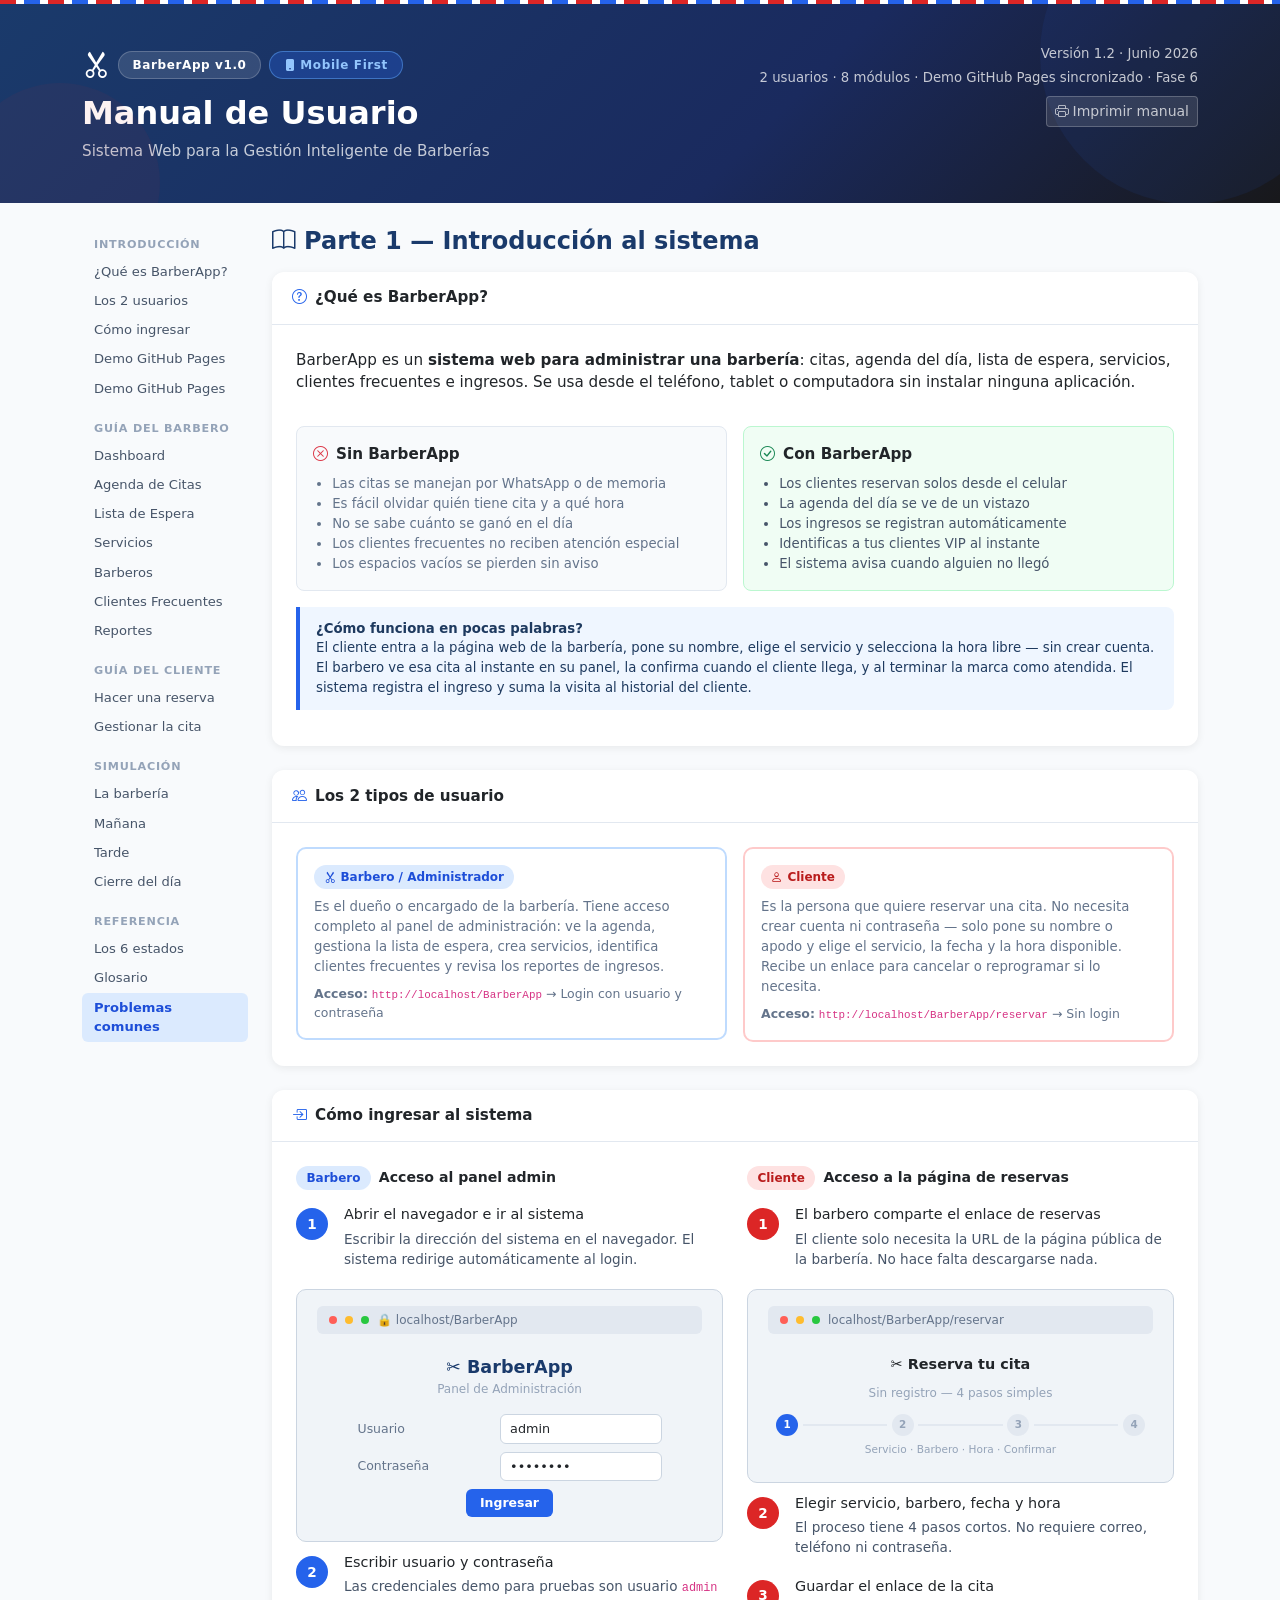
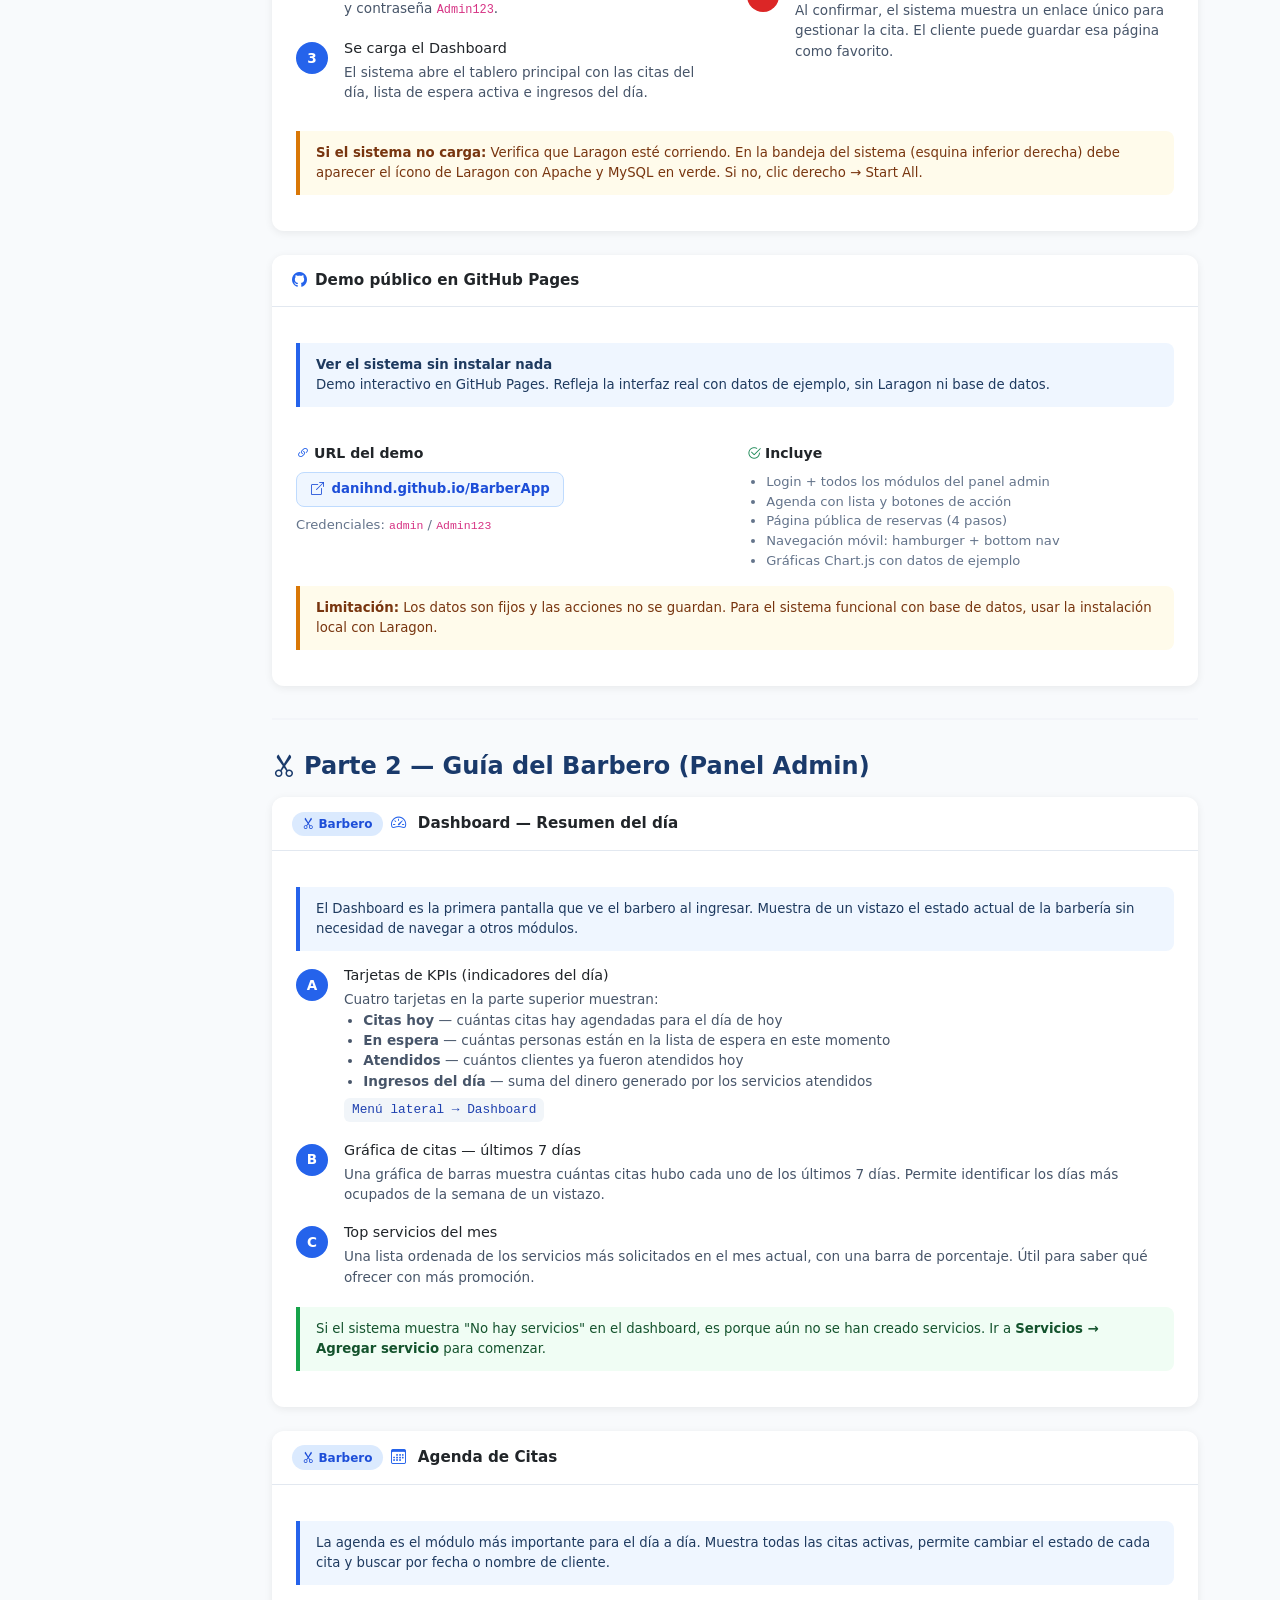
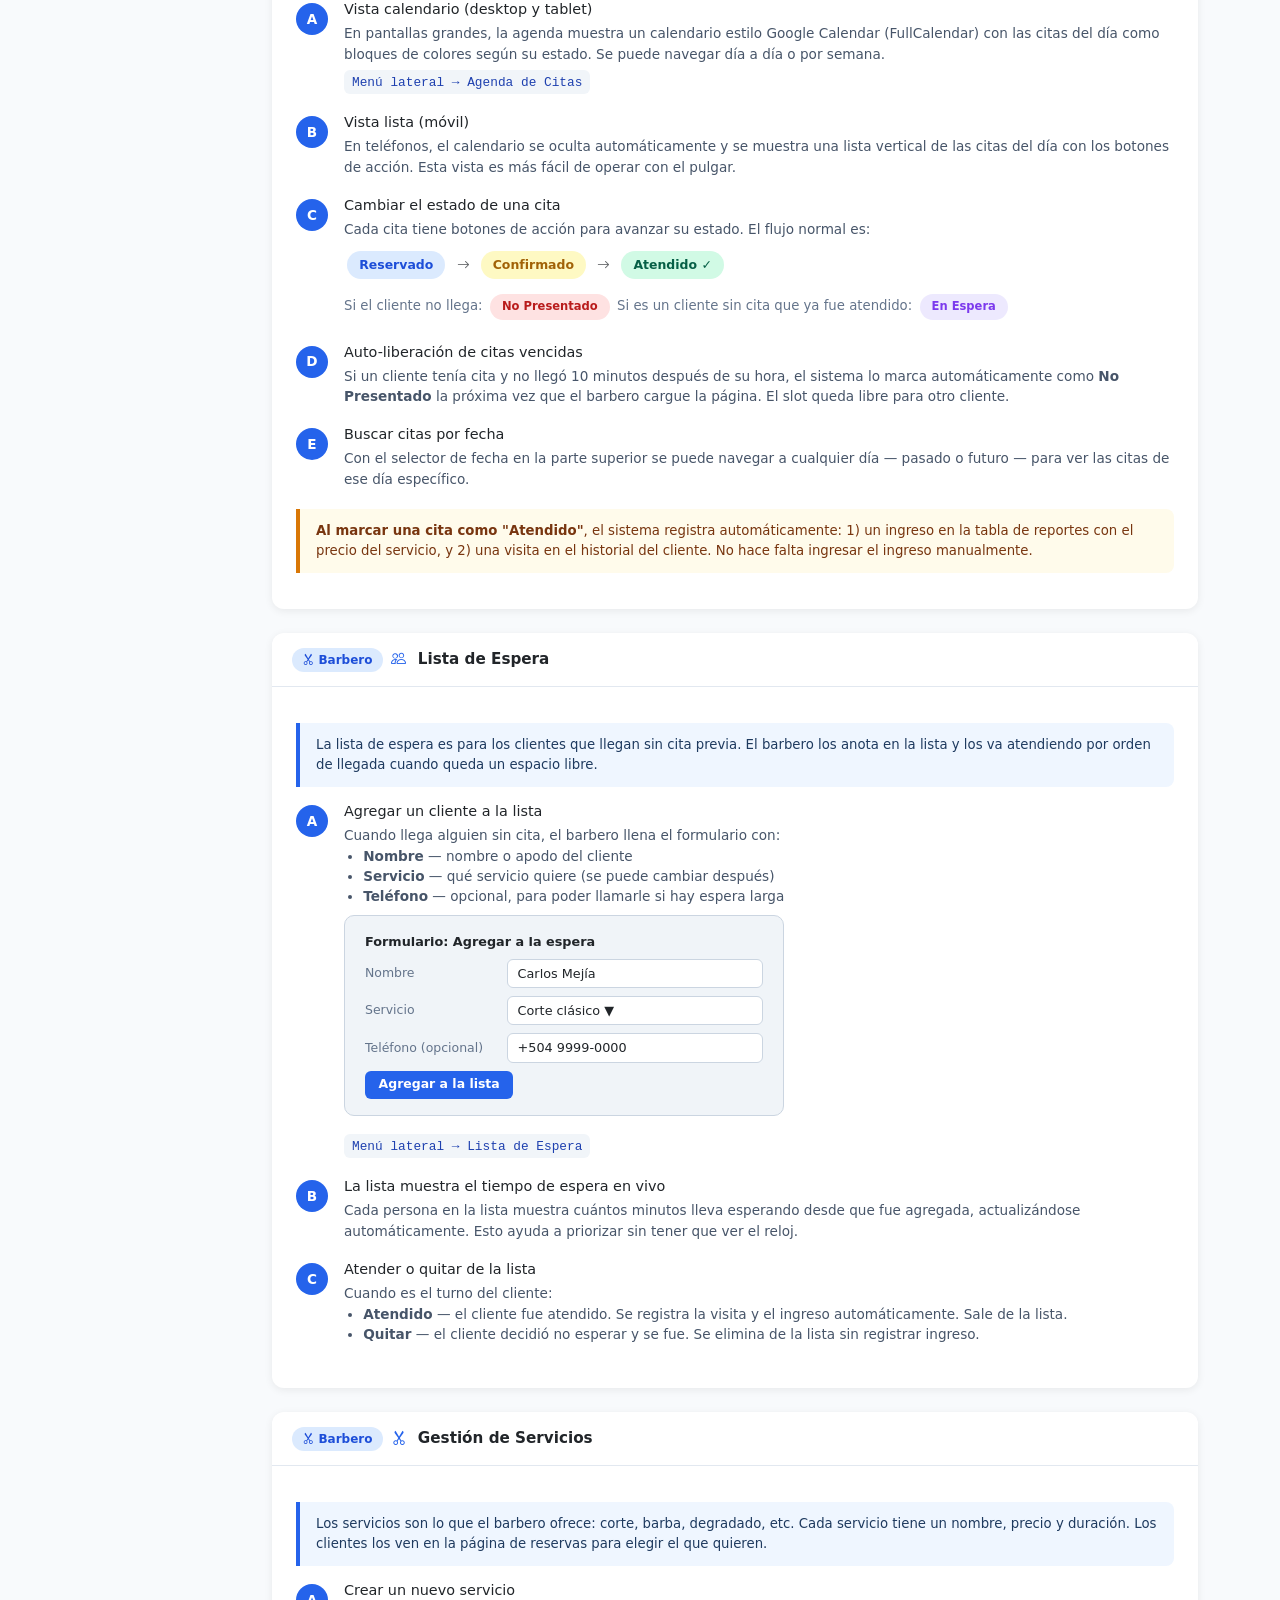
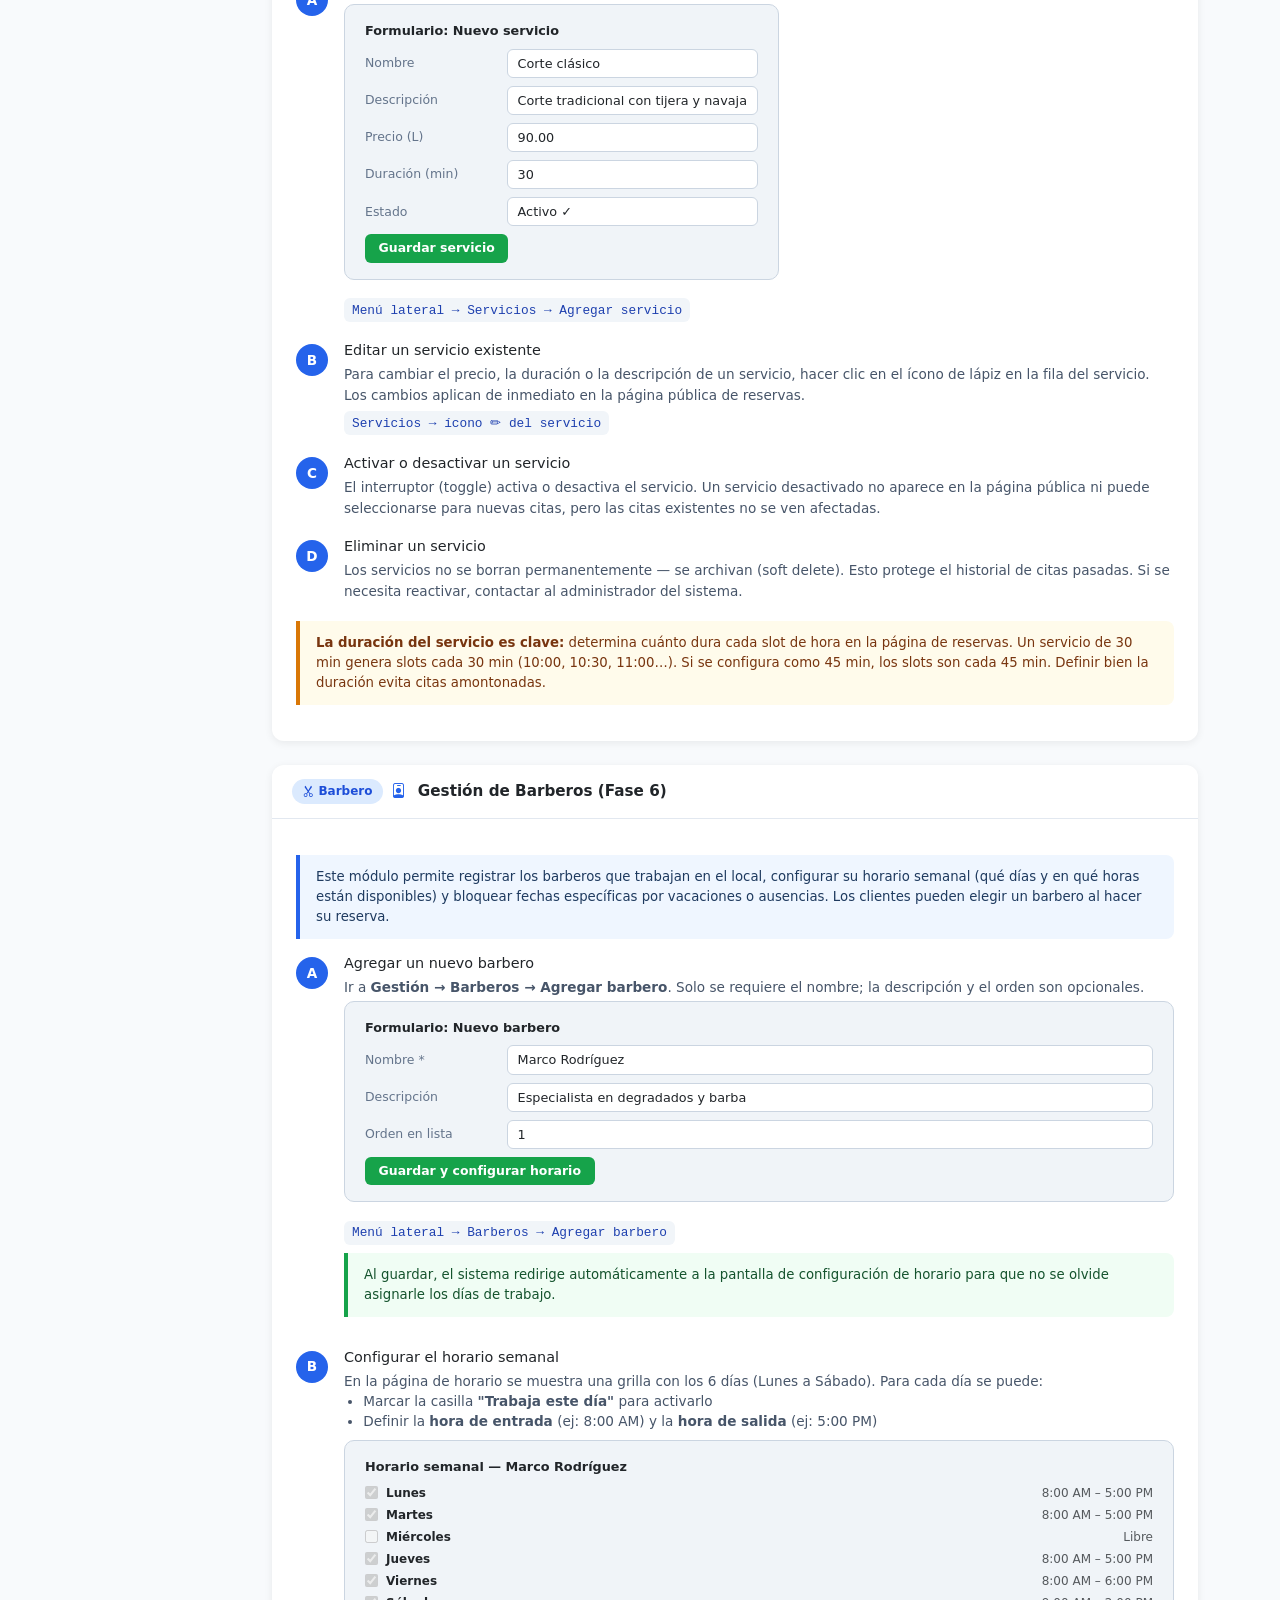
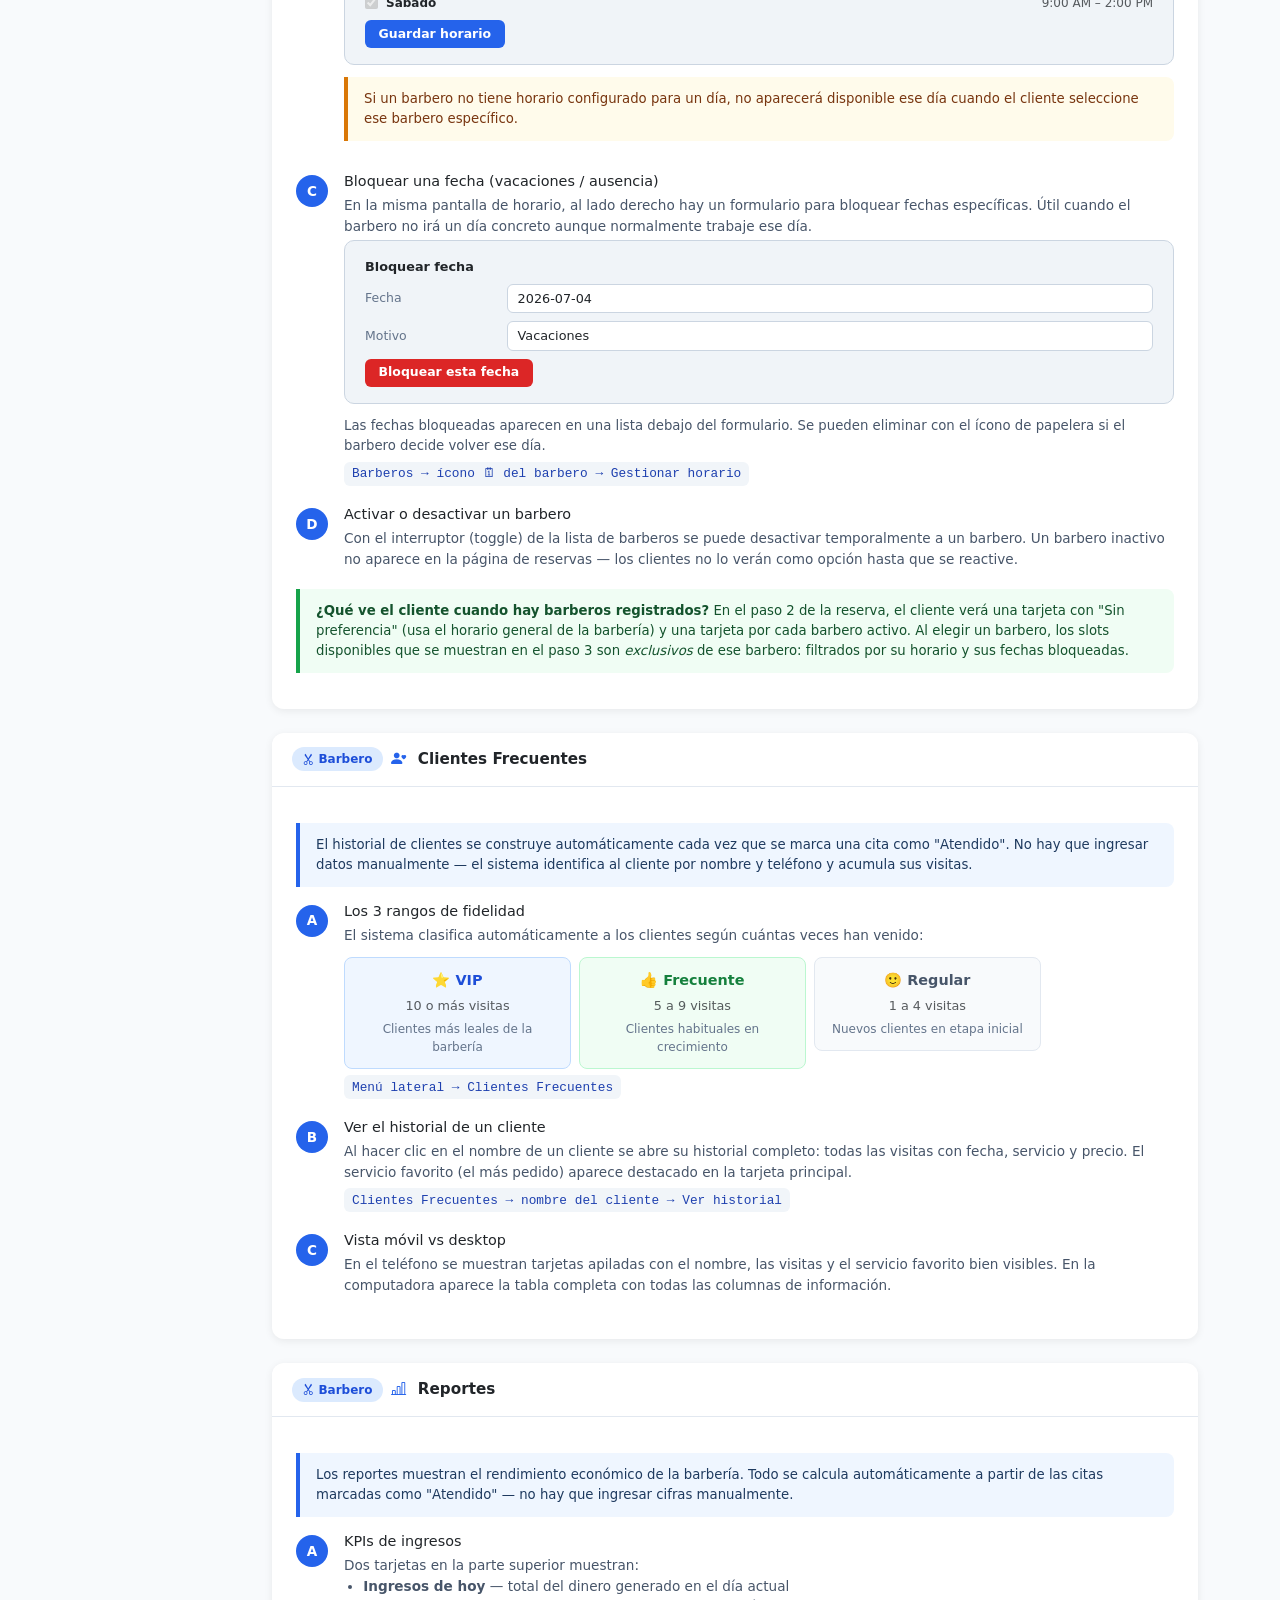
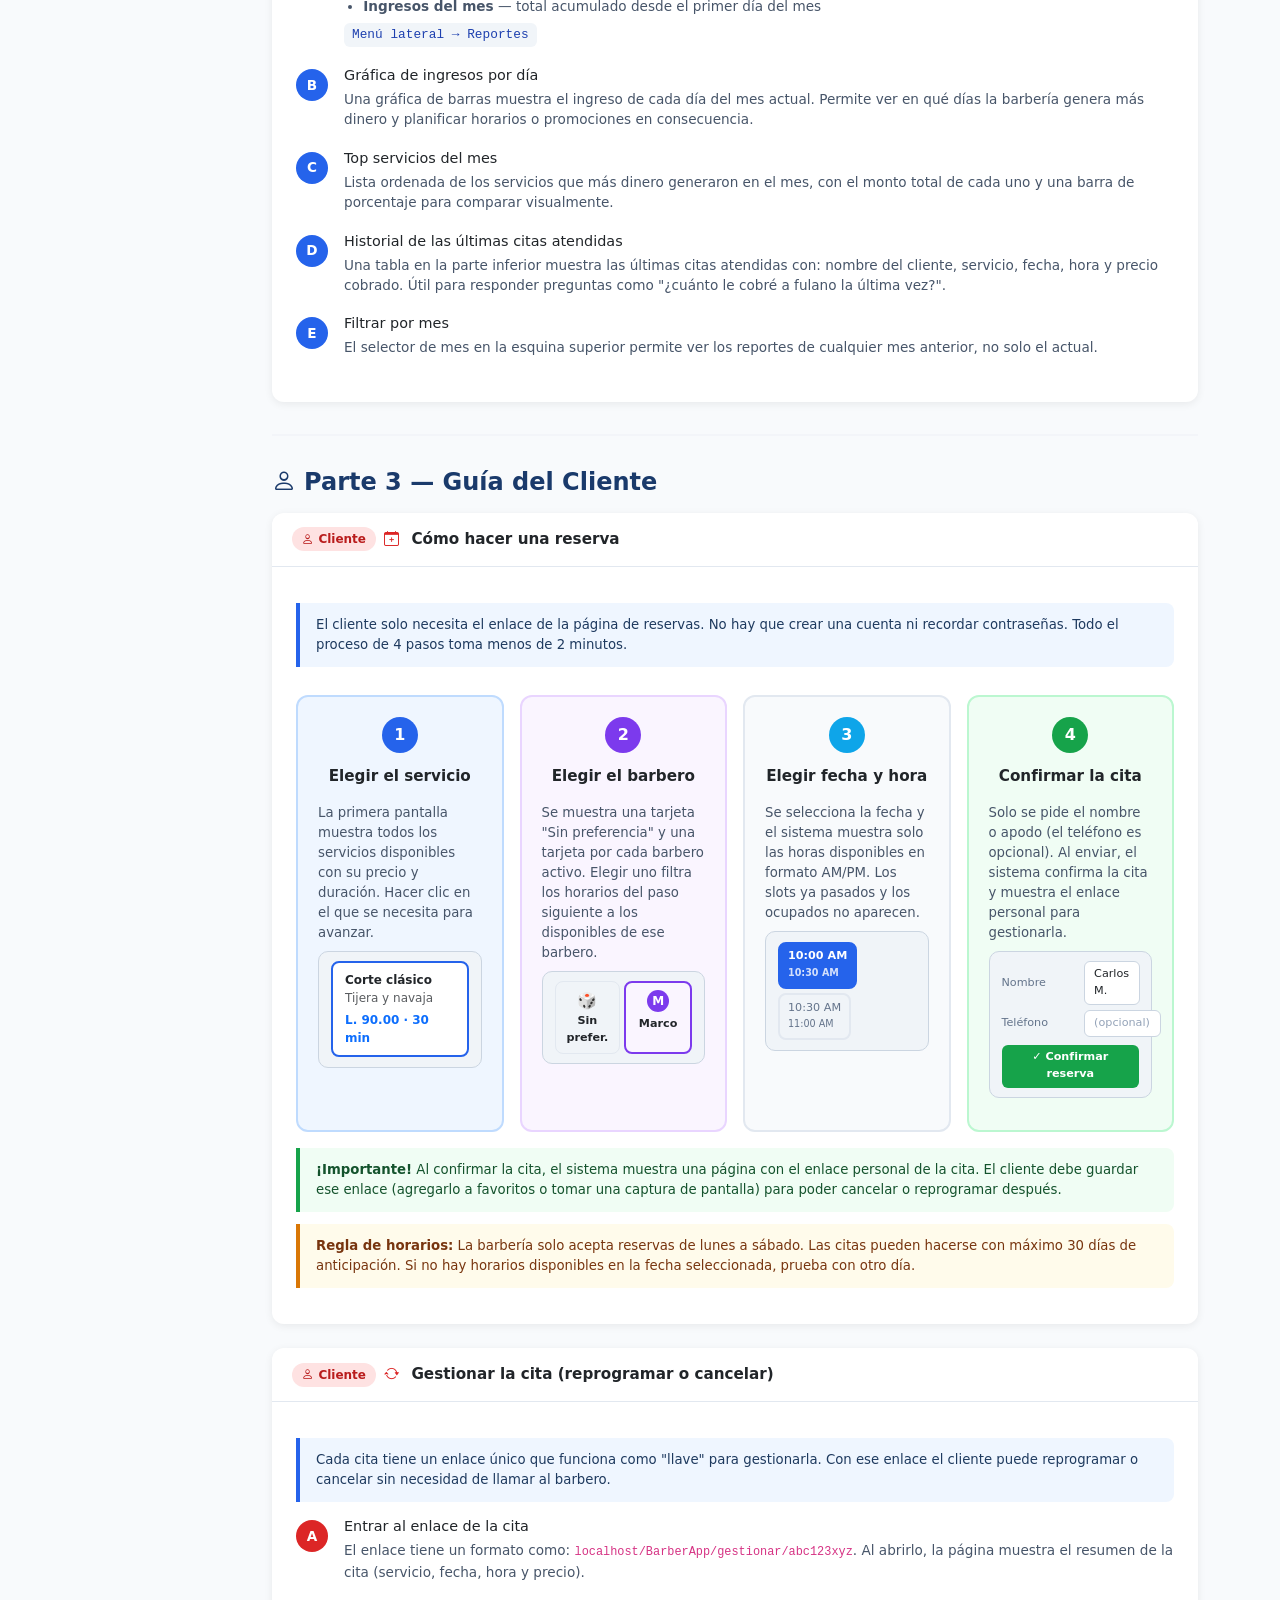
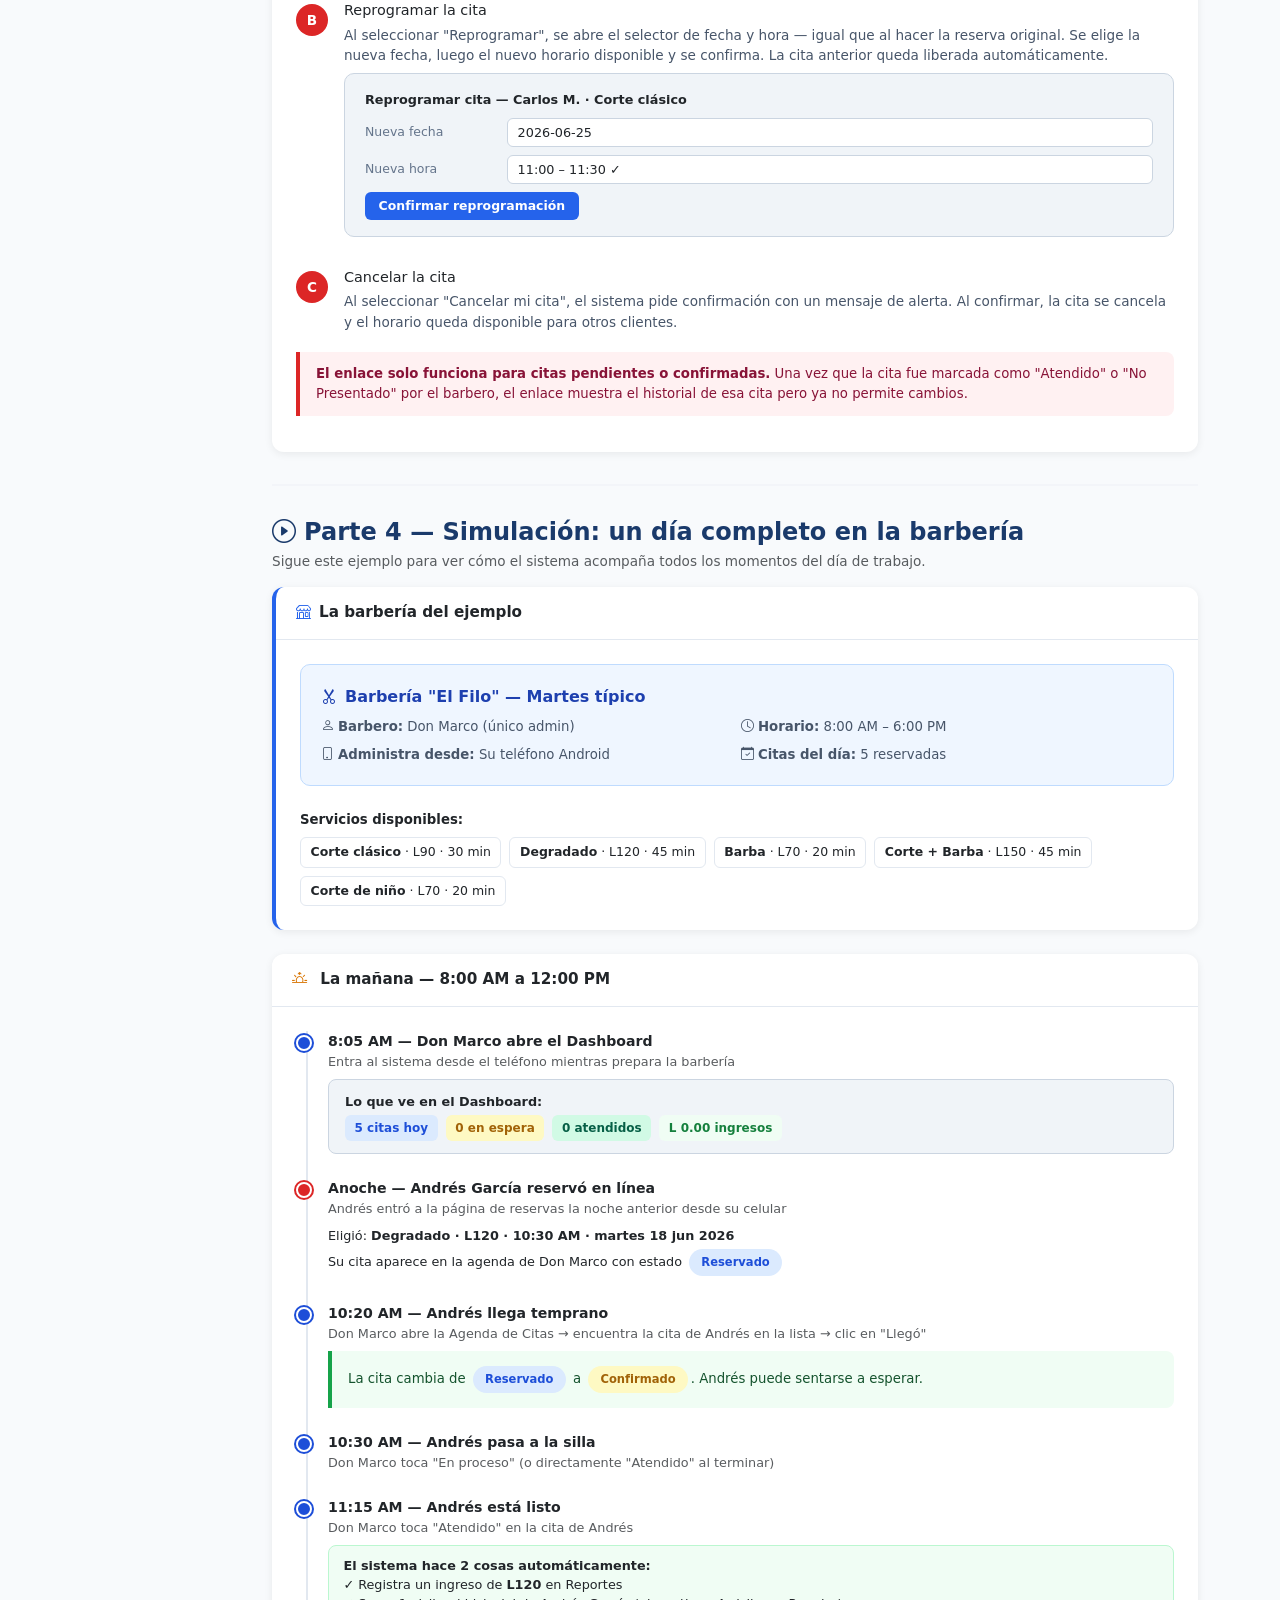
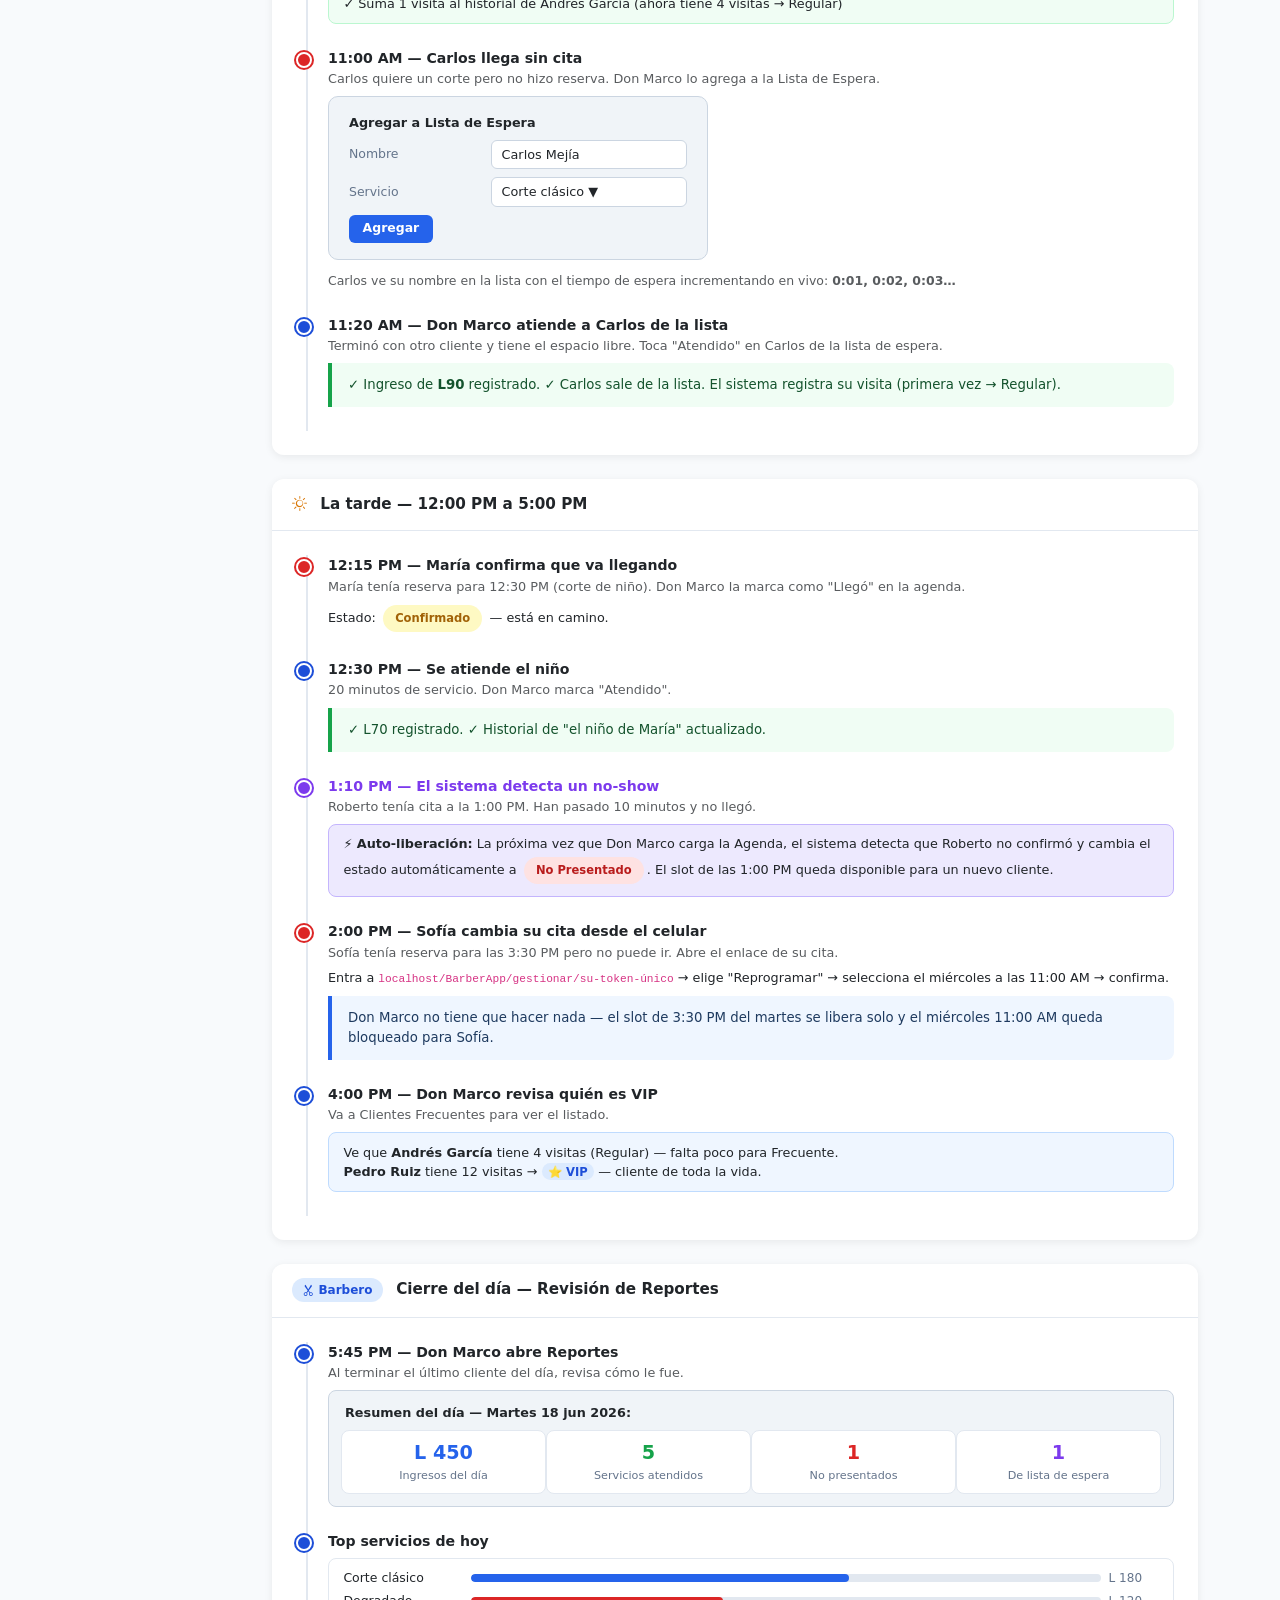
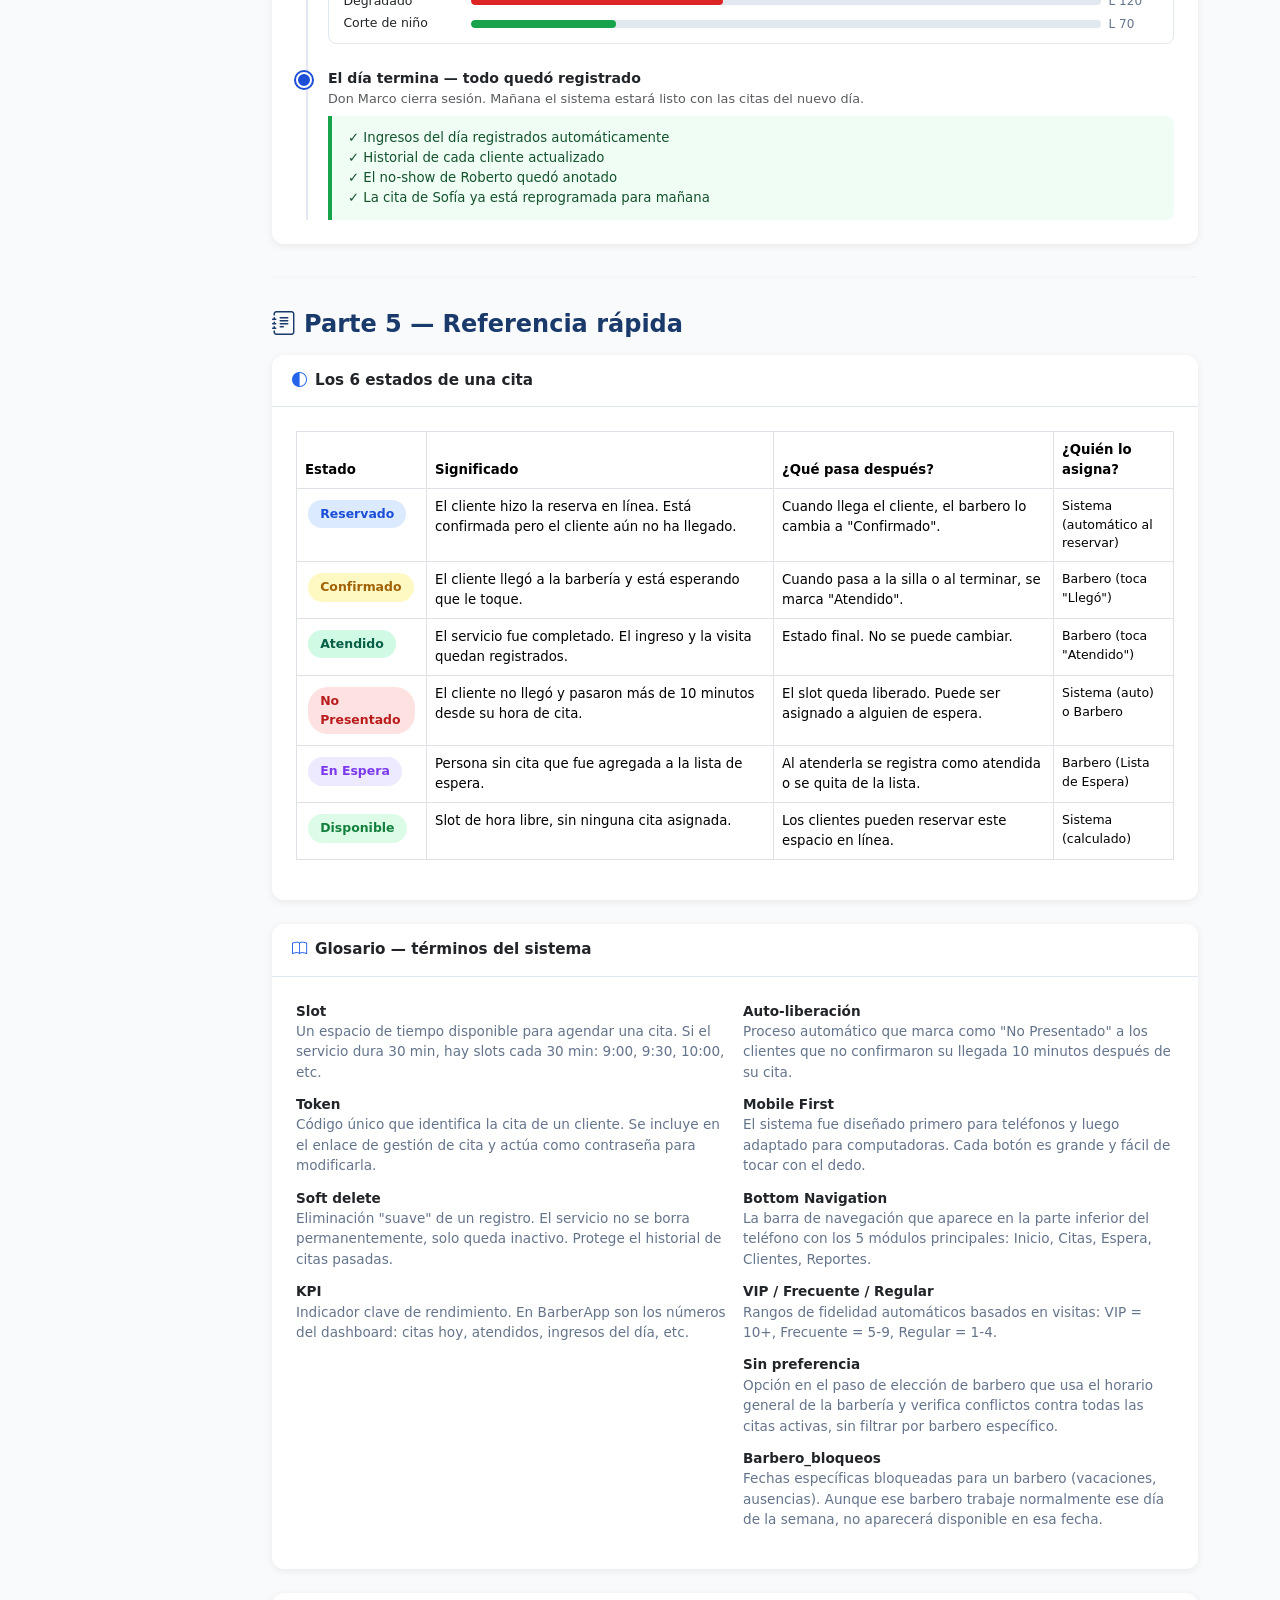
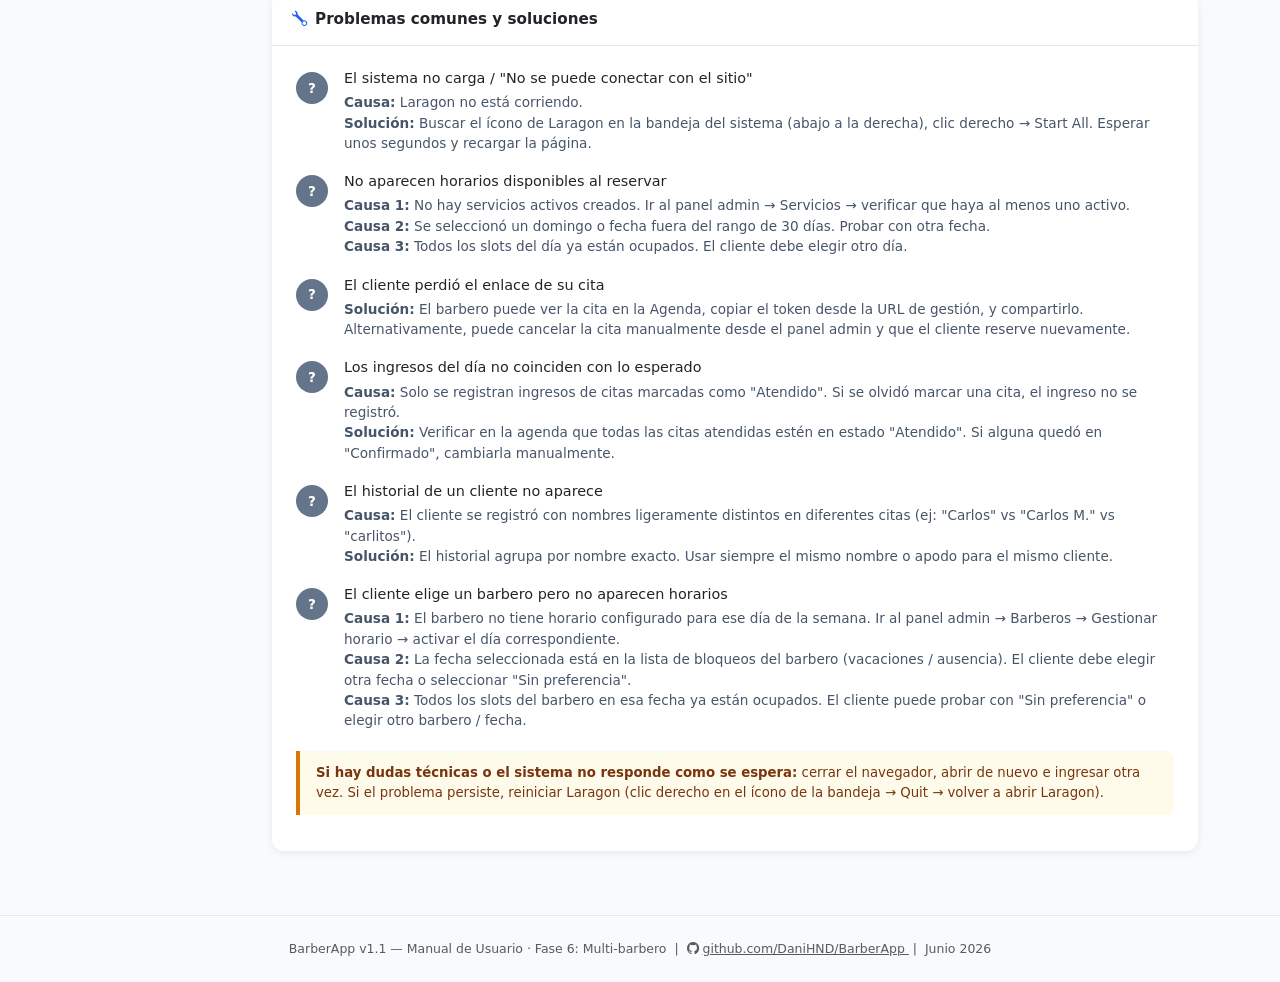
<file: manual.html>
<!DOCTYPE html>
<html lang="es">
<head>
<meta charset="UTF-8">
<meta name="viewport" content="width=device-width, initial-scale=1.0">
<title>Manual de Usuario — BarberApp</title>
<link rel="stylesheet" href="https://cdn.jsdelivr.net/npm/bootstrap@5.3.3/dist/css/bootstrap.min.css">
<link rel="stylesheet" href="https://cdn.jsdelivr.net/npm/bootstrap-icons@1.11.3/font/bootstrap-icons.min.css">
<style>
  :root {
    --azul:  #1a3a6b;
    --azul2: #2563eb;
    --rojo:  #dc2626;
    --verde: #16a34a;
    --narj:  #d97706;
  }
  body { font-family:'Segoe UI',system-ui,sans-serif; background:#f8fafc; color:#1e293b; font-size:.95rem; }

  /* Nav lateral */
  .sidebar-nav { position:sticky; top:20px; }
  .sidebar-nav .nav-link { color:#475569; font-size:.82rem; padding:.3rem .75rem; border-radius:6px; }
  .sidebar-nav .nav-link:hover { background:#e2e8f0; color:#1e293b; }
  .sidebar-nav .nav-link.active { background:#dbeafe; color:#1d4ed8; font-weight:600; }
  .sidebar-nav .nav-section { font-size:.7rem; font-weight:700; text-transform:uppercase; letter-spacing:.07em; color:#94a3b8; padding:.6rem .75rem .2rem; }

  /* Hero */
  .hero { background:linear-gradient(135deg,#1a3a6b 0%,#1a2a5e 60%,#18181b 100%); color:#fff; padding:2.5rem 2rem; position:relative; overflow:hidden; }
  .hero::before { content:''; position:absolute; width:300px; height:300px; border-radius:50%; background:rgba(37,99,235,.08); top:-100px; right:-60px; }
  .hero::after  { content:''; position:absolute; width:200px; height:200px; border-radius:50%; background:rgba(220,38,38,.06); bottom:-80px; left:-40px; }
  .hero h1 { font-size:2rem; font-weight:800; }

  /* Stripe */
  .barber-stripe { height:4px; background:repeating-linear-gradient(90deg,#dc2626 0,#dc2626 16px,#fff 16px,#fff 24px,#2563eb 24px,#2563eb 40px,#fff 40px,#fff 48px); }

  /* Cards */
  .card { border:none; border-radius:12px; box-shadow:0 2px 8px rgba(0,0,0,.07); margin-bottom:1.5rem; }
  .card-header { background:transparent; border-bottom:1px solid #e2e8f0; font-weight:700; padding:.9rem 1.25rem; }

  /* Secciones */
  .seccion { scroll-margin-top:20px; }

  /* Rol badge */
  .rol-badge { display:inline-block; padding:.2rem .65rem; border-radius:20px; font-size:.75rem; font-weight:700; }
  .rol-barbero { background:#dbeafe; color:#1d4ed8; }
  .rol-cliente  { background:#fee2e2; color:#b91c1c; }

  /* Steps */
  .step { display:flex; gap:1rem; margin-bottom:1.25rem; }
  .step-num { width:32px; height:32px; border-radius:50%; background:var(--azul2); color:#fff; display:flex; align-items:center; justify-content:center; font-weight:800; font-size:.85rem; flex-shrink:0; margin-top:2px; }
  .step-num.rojo  { background:var(--rojo); }
  .step-num.verde { background:var(--verde); }
  .step-body h6 { font-size:.9rem; margin-bottom:.3rem; }
  .step-body p, .step-body ul { font-size:.85rem; color:#475569; margin-bottom:0; }
  .step-body ul { padding-left:1.2rem; }

  /* Mockup */
  .mockup { background:#f0f4f8; border:1px solid #cbd5e1; border-radius:10px; padding:1rem 1.25rem; font-size:.8rem; margin:.75rem 0; }
  .mockup-bar { background:#e2e8f0; border-radius:6px; padding:.3rem .75rem; margin-bottom:.75rem; font-size:.75rem; color:#64748b; display:flex; align-items:center; gap:.5rem; }
  .mockup-bar .dot { width:8px; height:8px; border-radius:50%; }
  .field-row { display:flex; align-items:center; gap:.75rem; margin-bottom:.5rem; }
  .field-label { min-width:130px; color:#64748b; font-size:.78rem; }
  .field-val { background:#fff; border:1px solid #cbd5e1; border-radius:6px; padding:.25rem .6rem; font-size:.8rem; flex:1; }
  .btn-mock { background:var(--azul2); color:#fff; border:none; border-radius:6px; padding:.3rem .85rem; font-size:.78rem; font-weight:600; cursor:default; display:inline-block; }
  .btn-mock.rojo  { background:var(--rojo); }
  .btn-mock.verde { background:var(--verde); }
  .btn-mock.gris  { background:#64748b; }

  /* Info boxes */
  .info-box { border-left:4px solid var(--azul2); background:#eff6ff; border-radius:0 8px 8px 0; padding:.75rem 1rem; font-size:.83rem; color:#1e3a5f; margin:.75rem 0; }
  .warn-box  { border-left:4px solid var(--narj);  background:#fffbeb; border-radius:0 8px 8px 0; padding:.75rem 1rem; font-size:.83rem; color:#78350f; margin:.75rem 0; }
  .ok-box    { border-left:4px solid var(--verde);  background:#f0fdf4; border-radius:0 8px 8px 0; padding:.75rem 1rem; font-size:.83rem; color:#14532d; margin:.75rem 0; }
  .danger-box{ border-left:4px solid var(--rojo);   background:#fff1f2; border-radius:0 8px 8px 0; padding:.75rem 1rem; font-size:.83rem; color:#881337; margin:.75rem 0; }

  /* Timeline */
  .sim-timeline { position:relative; padding-left:2rem; }
  .sim-timeline::before { content:''; position:absolute; left:.65rem; top:0; bottom:0; width:2px; background:#e2e8f0; }
  .sim-item { position:relative; padding-bottom:1.5rem; }
  .sim-dot { position:absolute; left:-2rem; top:.25rem; width:16px; height:16px; border-radius:50%; border:2px solid #fff; }
  .sim-dot.barbero { background:#1d4ed8; box-shadow:0 0 0 2px #1d4ed8; }
  .sim-dot.cliente { background:#dc2626;  box-shadow:0 0 0 2px #dc2626; }
  .sim-dot.sistema { background:#7c3aed; box-shadow:0 0 0 2px #7c3aed; }

  /* Ruta */
  .ruta { font-family:monospace; background:#f1f5f9; border-radius:6px; padding:.15rem .5rem; font-size:.8rem; color:#1e40af; display:inline-block; margin-top:.4rem; }

  /* Estado chips */
  .estado-chip { display:inline-flex; align-items:center; gap:.35rem; padding:.3rem .75rem; border-radius:20px; font-size:.78rem; font-weight:600; margin:.2rem; }
  .est-disponible  { background:#dcfce7; color:#15803d; }
  .est-reservado   { background:#dbeafe; color:#1d4ed8; }
  .est-confirmado  { background:#fef9c3; color:#a16207; }
  .est-atendido    { background:#d1fae5; color:#065f46; }
  .est-nopresento  { background:#fee2e2; color:#b91c1c; }
  .est-espera      { background:#ede9fe; color:#7c3aed; }

  /* Sección divider */
  .section-divider { border:none; border-top:2px solid #e2e8f0; margin:2rem 0; }

  /* Hero badge */
  .hero-badge { background:rgba(255,255,255,.12); border:1px solid rgba(255,255,255,.2); border-radius:20px; padding:.25rem .85rem; font-size:.75rem; font-weight:600; letter-spacing:.05em; }

  @media(max-width:991px){ .sidebar-nav { display:none; } }
  @media print {
    .sidebar-nav, .barber-stripe { display:none!important; }
    .card { box-shadow:none; border:1px solid #e2e8f0!important; }
  }
</style>
</head>
<body>

<div class="barber-stripe"></div>

<!-- HERO -->
<div class="hero">
  <div class="container-xl">
    <div class="d-flex align-items-start justify-content-between flex-wrap gap-3">
      <div>
        <div class="d-flex align-items-center gap-2 mb-2 flex-wrap">
          <i class="bi bi-scissors fs-3"></i>
          <span class="hero-badge">BarberApp v1.0</span>
          <span class="hero-badge" style="background:rgba(37,99,235,.3);border-color:rgba(96,165,250,.5);color:#93c5fd;">
            <i class="bi bi-phone-fill me-1"></i>Mobile First
          </span>
        </div>
        <h1>Manual de Usuario</h1>
        <p class="opacity-75 mb-0">Sistema Web para la Gestión Inteligente de Barberías</p>
      </div>
      <div class="text-end opacity-75" style="font-size:.83rem;">
        <div>Versión 1.2 · Junio 2026</div>
        <div class="mt-1">2 usuarios · 8 módulos · Demo GitHub Pages sincronizado · Fase 6</div>
        <button onclick="window.print()" class="btn btn-sm mt-2" style="background:rgba(255,255,255,.15);color:#fff;border:1px solid rgba(255,255,255,.3);">
          <i class="bi bi-printer me-1"></i>Imprimir manual
        </button>
      </div>
    </div>
  </div>
</div>

<!-- CONTENIDO -->
<div class="container-xl py-4">
<div class="row g-4">

<!-- ── SIDEBAR ─────────────────────────────── -->
<div class="col-lg-2 d-print-none">
  <nav class="sidebar-nav">
    <div class="nav-section">Introducción</div>
    <a class="nav-link" href="#intro">¿Qué es BarberApp?</a>
    <a class="nav-link" href="#usuarios">Los 2 usuarios</a>
    <a class="nav-link" href="#acceso">Cómo ingresar</a>
    <a class="nav-link" href="#demo">Demo GitHub Pages</a>
    <a class="nav-link" href="#demo">Demo GitHub Pages</a>

    <div class="nav-section mt-2">Guía del Barbero</div>
    <a class="nav-link" href="#dashboard">Dashboard</a>
    <a class="nav-link" href="#agenda">Agenda de Citas</a>
    <a class="nav-link" href="#espera">Lista de Espera</a>
    <a class="nav-link" href="#servicios">Servicios</a>
    <a class="nav-link" href="#barberos">Barberos</a>
    <a class="nav-link" href="#clientes">Clientes Frecuentes</a>
    <a class="nav-link" href="#reportes">Reportes</a>

    <div class="nav-section mt-2">Guía del Cliente</div>
    <a class="nav-link" href="#reservar">Hacer una reserva</a>
    <a class="nav-link" href="#gestionar">Gestionar la cita</a>

    <div class="nav-section mt-2">Simulación</div>
    <a class="nav-link" href="#sim-intro">La barbería</a>
    <a class="nav-link" href="#sim-manana">Mañana</a>
    <a class="nav-link" href="#sim-tarde">Tarde</a>
    <a class="nav-link" href="#sim-cierre">Cierre del día</a>

    <div class="nav-section mt-2">Referencia</div>
    <a class="nav-link" href="#estados">Los 6 estados</a>
    <a class="nav-link" href="#glosario">Glosario</a>
    <a class="nav-link" href="#problemas">Problemas comunes</a>
  </nav>
</div>

<!-- ── CONTENIDO PRINCIPAL ─────────────────── -->
<div class="col-lg-10">

<!-- ═══════════════════════════════════════════
     PARTE 1: INTRODUCCIÓN
════════════════════════════════════════════ -->
<h4 class="fw-bold mb-3" style="color:var(--azul);">
  <i class="bi bi-book me-2"></i>Parte 1 — Introducción al sistema
</h4>

<!-- ¿Qué es BarberApp? -->
<div class="card seccion" id="intro">
  <div class="card-header"><i class="bi bi-question-circle me-2" style="color:var(--azul2);"></i>¿Qué es BarberApp?</div>
  <div class="card-body p-4">
    <p>BarberApp es un <strong>sistema web para administrar una barbería</strong>: citas, agenda del día, lista de espera, servicios, clientes frecuentes e ingresos. Se usa desde el teléfono, tablet o computadora sin instalar ninguna aplicación.</p>

    <div class="row g-3 mt-1">
      <div class="col-md-6">
        <div style="background:#f8fafc;border-radius:8px;padding:1rem;border:1px solid #e2e8f0;">
          <div class="fw-semibold mb-2"><i class="bi bi-x-circle text-danger me-2"></i>Sin BarberApp</div>
          <ul style="font-size:.83rem;color:#64748b;margin:0;padding-left:1.2rem;">
            <li>Las citas se manejan por WhatsApp o de memoria</li>
            <li>Es fácil olvidar quién tiene cita y a qué hora</li>
            <li>No se sabe cuánto se ganó en el día</li>
            <li>Los clientes frecuentes no reciben atención especial</li>
            <li>Los espacios vacíos se pierden sin aviso</li>
          </ul>
        </div>
      </div>
      <div class="col-md-6">
        <div style="background:#f0fdf4;border-radius:8px;padding:1rem;border:1px solid #bbf7d0;">
          <div class="fw-semibold mb-2"><i class="bi bi-check-circle text-success me-2"></i>Con BarberApp</div>
          <ul style="font-size:.83rem;color:#475569;margin:0;padding-left:1.2rem;">
            <li>Los clientes reservan solos desde el celular</li>
            <li>La agenda del día se ve de un vistazo</li>
            <li>Los ingresos se registran automáticamente</li>
            <li>Identificas a tus clientes VIP al instante</li>
            <li>El sistema avisa cuando alguien no llegó</li>
          </ul>
        </div>
      </div>
    </div>

    <div class="info-box mt-3">
      <strong>¿Cómo funciona en pocas palabras?</strong><br>
      El cliente entra a la página web de la barbería, pone su nombre, elige el servicio y selecciona la hora libre — sin crear cuenta. El barbero ve esa cita al instante en su panel, la confirma cuando el cliente llega, y al terminar la marca como atendida. El sistema registra el ingreso y suma la visita al historial del cliente.
    </div>
  </div>
</div>

<!-- Los 2 usuarios -->
<div class="card seccion" id="usuarios">
  <div class="card-header"><i class="bi bi-people me-2" style="color:var(--azul2);"></i>Los 2 tipos de usuario</div>
  <div class="card-body p-4">
    <div class="row g-3">

      <div class="col-md-6">
        <div style="border:2px solid #bfdbfe;border-radius:10px;padding:1rem;">
          <div class="d-flex align-items-center gap-2 mb-2">
            <span class="rol-badge rol-barbero"><i class="bi bi-scissors me-1"></i>Barbero / Administrador</span>
          </div>
          <p style="font-size:.83rem;color:#64748b;margin-bottom:.5rem;">Es el dueño o encargado de la barbería. Tiene acceso completo al panel de administración: ve la agenda, gestiona la lista de espera, crea servicios, identifica clientes frecuentes y revisa los reportes de ingresos.</p>
          <div style="font-size:.78rem;color:#64748b;"><strong>Acceso:</strong> <code>http://localhost/BarberApp</code> → Login con usuario y contraseña</div>
        </div>
      </div>

      <div class="col-md-6">
        <div style="border:2px solid #fecaca;border-radius:10px;padding:1rem;">
          <div class="d-flex align-items-center gap-2 mb-2">
            <span class="rol-badge rol-cliente"><i class="bi bi-person me-1"></i>Cliente</span>
          </div>
          <p style="font-size:.83rem;color:#64748b;margin-bottom:.5rem;">Es la persona que quiere reservar una cita. No necesita crear cuenta ni contraseña — solo pone su nombre o apodo y elige el servicio, la fecha y la hora disponible. Recibe un enlace para cancelar o reprogramar si lo necesita.</p>
          <div style="font-size:.78rem;color:#64748b;"><strong>Acceso:</strong> <code>http://localhost/BarberApp/reservar</code> → Sin login</div>
        </div>
      </div>

    </div>
  </div>
</div>

<!-- Cómo ingresar -->
<div class="card seccion" id="acceso">
  <div class="card-header"><i class="bi bi-box-arrow-in-right me-2" style="color:var(--azul2);"></i>Cómo ingresar al sistema</div>
  <div class="card-body p-4">

    <div class="row g-4">
      <div class="col-md-6">
        <div class="fw-semibold mb-3" style="font-size:.88rem;"><span class="rol-badge rol-barbero me-2">Barbero</span>Acceso al panel admin</div>

        <div class="step">
          <div class="step-num">1</div>
          <div class="step-body">
            <h6>Abrir el navegador e ir al sistema</h6>
            <p>Escribir la dirección del sistema en el navegador. El sistema redirige automáticamente al login.</p>
          </div>
        </div>

        <div class="mockup">
          <div class="mockup-bar">
            <div class="dot" style="background:#ff5f57;"></div>
            <div class="dot" style="background:#febc2e;"></div>
            <div class="dot" style="background:#28c840;"></div>
            <span>🔒 localhost/BarberApp</span>
          </div>
          <div style="max-width:320px;margin:0 auto;padding:.5rem;">
            <div class="text-center mb-3">
              <div style="font-size:1.1rem;font-weight:800;color:var(--azul);">✂ BarberApp</div>
              <div style="font-size:.75rem;color:#94a3b8;">Panel de Administración</div>
            </div>
            <div class="field-row"><span class="field-label">Usuario</span><span class="field-val">admin</span></div>
            <div class="field-row"><span class="field-label">Contraseña</span><span class="field-val">••••••••</span></div>
            <div class="mt-2 text-center"><span class="btn-mock">Ingresar</span></div>
          </div>
        </div>

        <div class="step">
          <div class="step-num">2</div>
          <div class="step-body">
            <h6>Escribir usuario y contraseña</h6>
            <p>Las credenciales demo para pruebas son usuario <code>admin</code> y contraseña <code>Admin123</code>.</p>
          </div>
        </div>

        <div class="step">
          <div class="step-num">3</div>
          <div class="step-body">
            <h6>Se carga el Dashboard</h6>
            <p>El sistema abre el tablero principal con las citas del día, lista de espera activa e ingresos del día.</p>
          </div>
        </div>
      </div>

      <div class="col-md-6">
        <div class="fw-semibold mb-3" style="font-size:.88rem;"><span class="rol-badge rol-cliente me-2">Cliente</span>Acceso a la página de reservas</div>

        <div class="step">
          <div class="step-num rojo">1</div>
          <div class="step-body">
            <h6>El barbero comparte el enlace de reservas</h6>
            <p>El cliente solo necesita la URL de la página pública de la barbería. No hace falta descargarse nada.</p>
          </div>
        </div>

        <div class="mockup">
          <div class="mockup-bar">
            <div class="dot" style="background:#ff5f57;"></div>
            <div class="dot" style="background:#febc2e;"></div>
            <div class="dot" style="background:#28c840;"></div>
            <span>localhost/BarberApp/reservar</span>
          </div>
          <div style="padding:.5rem;text-align:center;">
            <div style="font-size:.9rem;font-weight:800;margin-bottom:.5rem;">✂ Reserva tu cita</div>
            <div style="font-size:.75rem;color:#94a3b8;margin-bottom:.75rem;">Sin registro — 4 pasos simples</div>
            <div style="display:flex;gap:.3rem;justify-content:center;align-items:center;">
              <div style="background:#2563eb;color:#fff;border-radius:50%;width:22px;height:22px;display:flex;align-items:center;justify-content:center;font-size:.65rem;font-weight:800;">1</div>
              <div style="height:2px;background:#e2e8f0;flex:1;"></div>
              <div style="background:#e2e8f0;color:#94a3b8;border-radius:50%;width:22px;height:22px;display:flex;align-items:center;justify-content:center;font-size:.65rem;font-weight:800;">2</div>
              <div style="height:2px;background:#e2e8f0;flex:1;"></div>
              <div style="background:#e2e8f0;color:#94a3b8;border-radius:50%;width:22px;height:22px;display:flex;align-items:center;justify-content:center;font-size:.65rem;font-weight:800;">3</div>
              <div style="height:2px;background:#e2e8f0;flex:1;"></div>
              <div style="background:#e2e8f0;color:#94a3b8;border-radius:50%;width:22px;height:22px;display:flex;align-items:center;justify-content:center;font-size:.65rem;font-weight:800;">4</div>
            </div>
            <div style="font-size:.66rem;color:#94a3b8;margin-top:.4rem;">Servicio · Barbero · Hora · Confirmar</div>
          </div>
        </div>

        <div class="step">
          <div class="step-num rojo">2</div>
          <div class="step-body">
            <h6>Elegir servicio, barbero, fecha y hora</h6>
            <p>El proceso tiene 4 pasos cortos. No requiere correo, teléfono ni contraseña.</p>
          </div>
        </div>

        <div class="step">
          <div class="step-num rojo">3</div>
          <div class="step-body">
            <h6>Guardar el enlace de la cita</h6>
            <p>Al confirmar, el sistema muestra un enlace único para gestionar la cita. El cliente puede guardar esa página como favorito.</p>
          </div>
        </div>
      </div>
    </div>

    <div class="warn-box mt-2">
      <strong>Si el sistema no carga:</strong> Verifica que Laragon esté corriendo. En la bandeja del sistema (esquina inferior derecha) debe aparecer el ícono de Laragon con Apache y MySQL en verde. Si no, clic derecho → Start All.
    </div>
  </div>
</div>

<!-- Demo GitHub Pages -->
<div class="card seccion mb-4" id="demo">
  <div class="card-header d-flex align-items-center gap-2">
    <i class="bi bi-github" style="color:var(--azul2);"></i>Demo público en GitHub Pages
  </div>
  <div class="card-body p-4">
    <div class="info-box">
      <strong>Ver el sistema sin instalar nada</strong><br>
      Demo interactivo en GitHub Pages. Refleja la interfaz real con datos de ejemplo, sin Laragon ni base de datos.
    </div>
    <div class="row g-4 mt-1">
      <div class="col-md-6">
        <div class="fw-semibold mb-2" style="font-size:.88rem;"><i class="bi bi-link-45deg me-1" style="color:var(--azul2);"></i>URL del demo</div>
        <a href="https://danihnd.github.io/BarberApp" target="_blank" style="display:inline-flex;align-items:center;gap:.5rem;background:#eff6ff;padding:.4rem .85rem;border-radius:8px;font-size:.83rem;border:1px solid #bfdbfe;color:#1d4ed8;text-decoration:none;font-weight:600;">
          <i class="bi bi-box-arrow-up-right"></i>danihnd.github.io/BarberApp
        </a>
        <p class="mt-2" style="font-size:.82rem;color:#64748b;">Credenciales: <code>admin</code> / <code>Admin123</code></p>
      </div>
      <div class="col-md-6">
        <div class="fw-semibold mb-2" style="font-size:.88rem;"><i class="bi bi-check2-circle me-1 text-success"></i>Incluye</div>
        <ul style="font-size:.82rem;color:#64748b;padding-left:1.2rem;margin:0;">
          <li>Login + todos los módulos del panel admin</li>
          <li>Agenda con lista y botones de acción</li>
          <li>Página pública de reservas (4 pasos)</li>
          <li>Navegación móvil: hamburger + bottom nav</li>
          <li>Gráficas Chart.js con datos de ejemplo</li>
        </ul>
      </div>
    </div>
    <div class="warn-box mt-3"><strong>Limitación:</strong> Los datos son fijos y las acciones no se guardan. Para el sistema funcional con base de datos, usar la instalación local con Laragon.</div>
  </div>
</div>

<hr class="section-divider">

<!-- ═══════════════════════════════════════════
     PARTE 2: GUÍA DEL BARBERO
════════════════════════════════════════════ -->
<h4 class="fw-bold mb-3" style="color:var(--azul);">
  <i class="bi bi-scissors me-2"></i>Parte 2 — Guía del Barbero (Panel Admin)
</h4>

<!-- DASHBOARD -->
<div class="card seccion" id="dashboard">
  <div class="card-header d-flex align-items-center gap-2">
    <span class="rol-badge rol-barbero"><i class="bi bi-scissors me-1"></i>Barbero</span>
    <i class="bi bi-speedometer2 me-1" style="color:var(--azul2);"></i>Dashboard — Resumen del día
  </div>
  <div class="card-body p-4">

    <div class="info-box">El Dashboard es la primera pantalla que ve el barbero al ingresar. Muestra de un vistazo el estado actual de la barbería sin necesidad de navegar a otros módulos.</div>

    <div class="step mt-3">
      <div class="step-num">A</div>
      <div class="step-body">
        <h6>Tarjetas de KPIs (indicadores del día)</h6>
        <p>Cuatro tarjetas en la parte superior muestran:</p>
        <ul>
          <li><strong>Citas hoy</strong> — cuántas citas hay agendadas para el día de hoy</li>
          <li><strong>En espera</strong> — cuántas personas están en la lista de espera en este momento</li>
          <li><strong>Atendidos</strong> — cuántos clientes ya fueron atendidos hoy</li>
          <li><strong>Ingresos del día</strong> — suma del dinero generado por los servicios atendidos</li>
        </ul>
        <div class="ruta">Menú lateral → Dashboard</div>
      </div>
    </div>

    <div class="step">
      <div class="step-num">B</div>
      <div class="step-body">
        <h6>Gráfica de citas — últimos 7 días</h6>
        <p>Una gráfica de barras muestra cuántas citas hubo cada uno de los últimos 7 días. Permite identificar los días más ocupados de la semana de un vistazo.</p>
      </div>
    </div>

    <div class="step">
      <div class="step-num">C</div>
      <div class="step-body">
        <h6>Top servicios del mes</h6>
        <p>Una lista ordenada de los servicios más solicitados en el mes actual, con una barra de porcentaje. Útil para saber qué ofrecer con más promoción.</p>
      </div>
    </div>

    <div class="ok-box">Si el sistema muestra "No hay servicios" en el dashboard, es porque aún no se han creado servicios. Ir a <strong>Servicios → Agregar servicio</strong> para comenzar.</div>
  </div>
</div>

<!-- AGENDA DE CITAS -->
<div class="card seccion" id="agenda">
  <div class="card-header d-flex align-items-center gap-2">
    <span class="rol-badge rol-barbero"><i class="bi bi-scissors me-1"></i>Barbero</span>
    <i class="bi bi-calendar3 me-1" style="color:var(--azul2);"></i>Agenda de Citas
  </div>
  <div class="card-body p-4">

    <div class="info-box">La agenda es el módulo más importante para el día a día. Muestra todas las citas activas, permite cambiar el estado de cada cita y buscar por fecha o nombre de cliente.</div>

    <div class="step mt-3">
      <div class="step-num">A</div>
      <div class="step-body">
        <h6>Vista calendario (desktop y tablet)</h6>
        <p>En pantallas grandes, la agenda muestra un calendario estilo Google Calendar (FullCalendar) con las citas del día como bloques de colores según su estado. Se puede navegar día a día o por semana.</p>
        <div class="ruta">Menú lateral → Agenda de Citas</div>
      </div>
    </div>

    <div class="step">
      <div class="step-num">B</div>
      <div class="step-body">
        <h6>Vista lista (móvil)</h6>
        <p>En teléfonos, el calendario se oculta automáticamente y se muestra una lista vertical de las citas del día con los botones de acción. Esta vista es más fácil de operar con el pulgar.</p>
      </div>
    </div>

    <div class="step">
      <div class="step-num">C</div>
      <div class="step-body">
        <h6>Cambiar el estado de una cita</h6>
        <p>Cada cita tiene botones de acción para avanzar su estado. El flujo normal es:</p>
        <div class="d-flex flex-wrap align-items-center gap-2 mt-2" style="font-size:.8rem;">
          <span class="estado-chip est-reservado">Reservado</span>
          <i class="bi bi-arrow-right text-muted"></i>
          <span class="estado-chip est-confirmado">Confirmado</span>
          <i class="bi bi-arrow-right text-muted"></i>
          <span class="estado-chip est-atendido">Atendido ✓</span>
        </div>
        <div class="mt-2" style="font-size:.83rem;color:#64748b;">
          Si el cliente no llega: <span class="estado-chip est-nopresento" style="font-size:.72rem;">No Presentado</span>
          Si es un cliente sin cita que ya fue atendido: <span class="estado-chip est-espera" style="font-size:.72rem;">En Espera</span>
        </div>
      </div>
    </div>

    <div class="step">
      <div class="step-num">D</div>
      <div class="step-body">
        <h6>Auto-liberación de citas vencidas</h6>
        <p>Si un cliente tenía cita y no llegó 10 minutos después de su hora, el sistema lo marca automáticamente como <strong>No Presentado</strong> la próxima vez que el barbero cargue la página. El slot queda libre para otro cliente.</p>
      </div>
    </div>

    <div class="step">
      <div class="step-num">E</div>
      <div class="step-body">
        <h6>Buscar citas por fecha</h6>
        <p>Con el selector de fecha en la parte superior se puede navegar a cualquier día — pasado o futuro — para ver las citas de ese día específico.</p>
      </div>
    </div>

    <div class="warn-box">
      <strong>Al marcar una cita como "Atendido"</strong>, el sistema registra automáticamente: 1) un ingreso en la tabla de reportes con el precio del servicio, y 2) una visita en el historial del cliente. No hace falta ingresar el ingreso manualmente.
    </div>
  </div>
</div>

<!-- LISTA DE ESPERA -->
<div class="card seccion" id="espera">
  <div class="card-header d-flex align-items-center gap-2">
    <span class="rol-badge rol-barbero"><i class="bi bi-scissors me-1"></i>Barbero</span>
    <i class="bi bi-people me-1" style="color:var(--azul2);"></i>Lista de Espera
  </div>
  <div class="card-body p-4">

    <div class="info-box">La lista de espera es para los clientes que llegan sin cita previa. El barbero los anota en la lista y los va atendiendo por orden de llegada cuando queda un espacio libre.</div>

    <div class="step mt-3">
      <div class="step-num">A</div>
      <div class="step-body">
        <h6>Agregar un cliente a la lista</h6>
        <p>Cuando llega alguien sin cita, el barbero llena el formulario con:</p>
        <ul>
          <li><strong>Nombre</strong> — nombre o apodo del cliente</li>
          <li><strong>Servicio</strong> — qué servicio quiere (se puede cambiar después)</li>
          <li><strong>Teléfono</strong> — opcional, para poder llamarle si hay espera larga</li>
        </ul>
        <div class="mockup mt-2">
          <div class="fw-semibold mb-2" style="font-size:.8rem;">Formulario: Agregar a la espera</div>
          <div class="field-row"><span class="field-label">Nombre</span><span class="field-val">Carlos Mejía</span></div>
          <div class="field-row"><span class="field-label">Servicio</span><span class="field-val">Corte clásico ▼</span></div>
          <div class="field-row"><span class="field-label">Teléfono (opcional)</span><span class="field-val">+504 9999-0000</span></div>
          <div class="mt-2"><span class="btn-mock">Agregar a la lista</span></div>
        </div>
        <div class="ruta">Menú lateral → Lista de Espera</div>
      </div>
    </div>

    <div class="step">
      <div class="step-num">B</div>
      <div class="step-body">
        <h6>La lista muestra el tiempo de espera en vivo</h6>
        <p>Cada persona en la lista muestra cuántos minutos lleva esperando desde que fue agregada, actualizándose automáticamente. Esto ayuda a priorizar sin tener que ver el reloj.</p>
      </div>
    </div>

    <div class="step">
      <div class="step-num">C</div>
      <div class="step-body">
        <h6>Atender o quitar de la lista</h6>
        <p>Cuando es el turno del cliente:</p>
        <ul>
          <li><strong>Atendido</strong> — el cliente fue atendido. Se registra la visita y el ingreso automáticamente. Sale de la lista.</li>
          <li><strong>Quitar</strong> — el cliente decidió no esperar y se fue. Se elimina de la lista sin registrar ingreso.</li>
        </ul>
      </div>
    </div>
  </div>
</div>

<!-- SERVICIOS -->
<div class="card seccion" id="servicios">
  <div class="card-header d-flex align-items-center gap-2">
    <span class="rol-badge rol-barbero"><i class="bi bi-scissors me-1"></i>Barbero</span>
    <i class="bi bi-scissors me-1" style="color:var(--azul2);"></i>Gestión de Servicios
  </div>
  <div class="card-body p-4">

    <div class="info-box">Los servicios son lo que el barbero ofrece: corte, barba, degradado, etc. Cada servicio tiene un nombre, precio y duración. Los clientes los ven en la página de reservas para elegir el que quieren.</div>

    <div class="step mt-3">
      <div class="step-num">A</div>
      <div class="step-body">
        <h6>Crear un nuevo servicio</h6>
        <div class="mockup mt-1">
          <div class="fw-semibold mb-2" style="font-size:.8rem;">Formulario: Nuevo servicio</div>
          <div class="field-row"><span class="field-label">Nombre</span><span class="field-val">Corte clásico</span></div>
          <div class="field-row"><span class="field-label">Descripción</span><span class="field-val">Corte tradicional con tijera y navaja</span></div>
          <div class="field-row"><span class="field-label">Precio (L)</span><span class="field-val">90.00</span></div>
          <div class="field-row"><span class="field-label">Duración (min)</span><span class="field-val">30</span></div>
          <div class="field-row"><span class="field-label">Estado</span><span class="field-val">Activo ✓</span></div>
          <div class="mt-2"><span class="btn-mock verde">Guardar servicio</span></div>
        </div>
        <div class="ruta">Menú lateral → Servicios → Agregar servicio</div>
      </div>
    </div>

    <div class="step">
      <div class="step-num">B</div>
      <div class="step-body">
        <h6>Editar un servicio existente</h6>
        <p>Para cambiar el precio, la duración o la descripción de un servicio, hacer clic en el ícono de lápiz en la fila del servicio. Los cambios aplican de inmediato en la página pública de reservas.</p>
        <div class="ruta">Servicios → ícono ✏ del servicio</div>
      </div>
    </div>

    <div class="step">
      <div class="step-num">C</div>
      <div class="step-body">
        <h6>Activar o desactivar un servicio</h6>
        <p>El interruptor (toggle) activa o desactiva el servicio. Un servicio desactivado no aparece en la página pública ni puede seleccionarse para nuevas citas, pero las citas existentes no se ven afectadas.</p>
      </div>
    </div>

    <div class="step">
      <div class="step-num">D</div>
      <div class="step-body">
        <h6>Eliminar un servicio</h6>
        <p>Los servicios no se borran permanentemente — se archivan (soft delete). Esto protege el historial de citas pasadas. Si se necesita reactivar, contactar al administrador del sistema.</p>
      </div>
    </div>

    <div class="warn-box">
      <strong>La duración del servicio es clave:</strong> determina cuánto dura cada slot de hora en la página de reservas. Un servicio de 30 min genera slots cada 30 min (10:00, 10:30, 11:00…). Si se configura como 45 min, los slots son cada 45 min. Definir bien la duración evita citas amontonadas.
    </div>
  </div>
</div>

<!-- BARBEROS -->
<div class="card seccion" id="barberos">
  <div class="card-header d-flex align-items-center gap-2">
    <span class="rol-badge rol-barbero"><i class="bi bi-scissors me-1"></i>Barbero</span>
    <i class="bi bi-person-badge me-1" style="color:var(--azul2);"></i>Gestión de Barberos (Fase 6)
  </div>
  <div class="card-body p-4">

    <div class="info-box">Este módulo permite registrar los barberos que trabajan en el local, configurar su horario semanal (qué días y en qué horas están disponibles) y bloquear fechas específicas por vacaciones o ausencias. Los clientes pueden elegir un barbero al hacer su reserva.</div>

    <div class="step mt-3">
      <div class="step-num">A</div>
      <div class="step-body">
        <h6>Agregar un nuevo barbero</h6>
        <p>Ir a <strong>Gestión → Barberos → Agregar barbero</strong>. Solo se requiere el nombre; la descripción y el orden son opcionales.</p>
        <div class="mockup mt-1">
          <div class="fw-semibold mb-2" style="font-size:.8rem;">Formulario: Nuevo barbero</div>
          <div class="field-row"><span class="field-label">Nombre *</span><span class="field-val">Marco Rodríguez</span></div>
          <div class="field-row"><span class="field-label">Descripción</span><span class="field-val">Especialista en degradados y barba</span></div>
          <div class="field-row"><span class="field-label">Orden en lista</span><span class="field-val">1</span></div>
          <div class="mt-2"><span class="btn-mock verde">Guardar y configurar horario</span></div>
        </div>
        <div class="ruta">Menú lateral → Barberos → Agregar barbero</div>
        <div class="ok-box mt-2">Al guardar, el sistema redirige automáticamente a la pantalla de configuración de horario para que no se olvide asignarle los días de trabajo.</div>
      </div>
    </div>

    <div class="step">
      <div class="step-num">B</div>
      <div class="step-body">
        <h6>Configurar el horario semanal</h6>
        <p>En la página de horario se muestra una grilla con los 6 días (Lunes a Sábado). Para cada día se puede:</p>
        <ul>
          <li>Marcar la casilla <strong>"Trabaja este día"</strong> para activarlo</li>
          <li>Definir la <strong>hora de entrada</strong> (ej: 8:00 AM) y la <strong>hora de salida</strong> (ej: 5:00 PM)</li>
        </ul>
        <div class="mockup mt-2">
          <div class="fw-semibold mb-2" style="font-size:.8rem;">Horario semanal — Marco Rodríguez</div>
          <div style="font-size:.75rem;">
            <div class="d-flex align-items-center gap-2 mb-1"><input type="checkbox" checked disabled> <strong>Lunes</strong> <span class="ms-auto text-muted">8:00 AM – 5:00 PM</span></div>
            <div class="d-flex align-items-center gap-2 mb-1"><input type="checkbox" checked disabled> <strong>Martes</strong> <span class="ms-auto text-muted">8:00 AM – 5:00 PM</span></div>
            <div class="d-flex align-items-center gap-2 mb-1"><input type="checkbox" disabled> <strong>Miércoles</strong> <span class="ms-auto text-muted" style="color:#94a3b8;">Libre</span></div>
            <div class="d-flex align-items-center gap-2 mb-1"><input type="checkbox" checked disabled> <strong>Jueves</strong> <span class="ms-auto text-muted">8:00 AM – 5:00 PM</span></div>
            <div class="d-flex align-items-center gap-2 mb-1"><input type="checkbox" checked disabled> <strong>Viernes</strong> <span class="ms-auto text-muted">8:00 AM – 6:00 PM</span></div>
            <div class="d-flex align-items-center gap-2"><input type="checkbox" checked disabled> <strong>Sábado</strong> <span class="ms-auto text-muted">9:00 AM – 2:00 PM</span></div>
          </div>
          <div class="mt-2"><span class="btn-mock">Guardar horario</span></div>
        </div>
        <div class="warn-box mt-2">Si un barbero no tiene horario configurado para un día, no aparecerá disponible ese día cuando el cliente seleccione ese barbero específico.</div>
      </div>
    </div>

    <div class="step">
      <div class="step-num">C</div>
      <div class="step-body">
        <h6>Bloquear una fecha (vacaciones / ausencia)</h6>
        <p>En la misma pantalla de horario, al lado derecho hay un formulario para bloquear fechas específicas. Útil cuando el barbero no irá un día concreto aunque normalmente trabaje ese día.</p>
        <div class="mockup mt-1">
          <div class="fw-semibold mb-2" style="font-size:.8rem;">Bloquear fecha</div>
          <div class="field-row"><span class="field-label">Fecha</span><span class="field-val">2026-07-04</span></div>
          <div class="field-row"><span class="field-label">Motivo</span><span class="field-val">Vacaciones</span></div>
          <div class="mt-2"><span class="btn-mock rojo">Bloquear esta fecha</span></div>
        </div>
        <p style="font-size:.83rem;margin-top:.5rem;">Las fechas bloqueadas aparecen en una lista debajo del formulario. Se pueden eliminar con el ícono de papelera si el barbero decide volver ese día.</p>
        <div class="ruta">Barberos → ícono 🗓 del barbero → Gestionar horario</div>
      </div>
    </div>

    <div class="step">
      <div class="step-num">D</div>
      <div class="step-body">
        <h6>Activar o desactivar un barbero</h6>
        <p>Con el interruptor (toggle) de la lista de barberos se puede desactivar temporalmente a un barbero. Un barbero inactivo no aparece en la página de reservas — los clientes no lo verán como opción hasta que se reactive.</p>
      </div>
    </div>

    <div class="ok-box">
      <strong>¿Qué ve el cliente cuando hay barberos registrados?</strong> En el paso 2 de la reserva, el cliente verá una tarjeta con "Sin preferencia" (usa el horario general de la barbería) y una tarjeta por cada barbero activo. Al elegir un barbero, los slots disponibles que se muestran en el paso 3 son <em>exclusivos</em> de ese barbero: filtrados por su horario y sus fechas bloqueadas.
    </div>
  </div>
</div>

<!-- CLIENTES FRECUENTES -->
<div class="card seccion" id="clientes">
  <div class="card-header d-flex align-items-center gap-2">
    <span class="rol-badge rol-barbero"><i class="bi bi-scissors me-1"></i>Barbero</span>
    <i class="bi bi-person-heart me-1" style="color:var(--azul2);"></i>Clientes Frecuentes
  </div>
  <div class="card-body p-4">

    <div class="info-box">El historial de clientes se construye automáticamente cada vez que se marca una cita como "Atendido". No hay que ingresar datos manualmente — el sistema identifica al cliente por nombre y teléfono y acumula sus visitas.</div>

    <div class="step mt-3">
      <div class="step-num">A</div>
      <div class="step-body">
        <h6>Los 3 rangos de fidelidad</h6>
        <p>El sistema clasifica automáticamente a los clientes según cuántas veces han venido:</p>
        <div class="row g-2 mt-1">
          <div class="col-md-4">
            <div style="border:1px solid #bfdbfe;border-radius:8px;padding:.75rem;background:#eff6ff;font-size:.8rem;text-align:center;">
              <div class="fw-bold" style="color:#1d4ed8;font-size:.9rem;">⭐ VIP</div>
              <div class="text-muted mt-1">10 o más visitas</div>
              <div style="font-size:.75rem;color:#64748b;margin-top:.3rem;">Clientes más leales de la barbería</div>
            </div>
          </div>
          <div class="col-md-4">
            <div style="border:1px solid #bbf7d0;border-radius:8px;padding:.75rem;background:#f0fdf4;font-size:.8rem;text-align:center;">
              <div class="fw-bold" style="color:#15803d;font-size:.9rem;">👍 Frecuente</div>
              <div class="text-muted mt-1">5 a 9 visitas</div>
              <div style="font-size:.75rem;color:#64748b;margin-top:.3rem;">Clientes habituales en crecimiento</div>
            </div>
          </div>
          <div class="col-md-4">
            <div style="border:1px solid #e2e8f0;border-radius:8px;padding:.75rem;background:#f8fafc;font-size:.8rem;text-align:center;">
              <div class="fw-bold" style="color:#475569;font-size:.9rem;">🙂 Regular</div>
              <div class="text-muted mt-1">1 a 4 visitas</div>
              <div style="font-size:.75rem;color:#64748b;margin-top:.3rem;">Nuevos clientes en etapa inicial</div>
            </div>
          </div>
        </div>
        <div class="ruta">Menú lateral → Clientes Frecuentes</div>
      </div>
    </div>

    <div class="step">
      <div class="step-num">B</div>
      <div class="step-body">
        <h6>Ver el historial de un cliente</h6>
        <p>Al hacer clic en el nombre de un cliente se abre su historial completo: todas las visitas con fecha, servicio y precio. El servicio favorito (el más pedido) aparece destacado en la tarjeta principal.</p>
        <div class="ruta">Clientes Frecuentes → nombre del cliente → Ver historial</div>
      </div>
    </div>

    <div class="step">
      <div class="step-num">C</div>
      <div class="step-body">
        <h6>Vista móvil vs desktop</h6>
        <p>En el teléfono se muestran tarjetas apiladas con el nombre, las visitas y el servicio favorito bien visibles. En la computadora aparece la tabla completa con todas las columnas de información.</p>
      </div>
    </div>
  </div>
</div>

<!-- REPORTES -->
<div class="card seccion" id="reportes">
  <div class="card-header d-flex align-items-center gap-2">
    <span class="rol-badge rol-barbero"><i class="bi bi-scissors me-1"></i>Barbero</span>
    <i class="bi bi-bar-chart-line me-1" style="color:var(--azul2);"></i>Reportes
  </div>
  <div class="card-body p-4">

    <div class="info-box">Los reportes muestran el rendimiento económico de la barbería. Todo se calcula automáticamente a partir de las citas marcadas como "Atendido" — no hay que ingresar cifras manualmente.</div>

    <div class="step mt-3">
      <div class="step-num">A</div>
      <div class="step-body">
        <h6>KPIs de ingresos</h6>
        <p>Dos tarjetas en la parte superior muestran:</p>
        <ul>
          <li><strong>Ingresos de hoy</strong> — total del dinero generado en el día actual</li>
          <li><strong>Ingresos del mes</strong> — total acumulado desde el primer día del mes</li>
        </ul>
        <div class="ruta">Menú lateral → Reportes</div>
      </div>
    </div>

    <div class="step">
      <div class="step-num">B</div>
      <div class="step-body">
        <h6>Gráfica de ingresos por día</h6>
        <p>Una gráfica de barras muestra el ingreso de cada día del mes actual. Permite ver en qué días la barbería genera más dinero y planificar horarios o promociones en consecuencia.</p>
      </div>
    </div>

    <div class="step">
      <div class="step-num">C</div>
      <div class="step-body">
        <h6>Top servicios del mes</h6>
        <p>Lista ordenada de los servicios que más dinero generaron en el mes, con el monto total de cada uno y una barra de porcentaje para comparar visualmente.</p>
      </div>
    </div>

    <div class="step">
      <div class="step-num">D</div>
      <div class="step-body">
        <h6>Historial de las últimas citas atendidas</h6>
        <p>Una tabla en la parte inferior muestra las últimas citas atendidas con: nombre del cliente, servicio, fecha, hora y precio cobrado. Útil para responder preguntas como "¿cuánto le cobré a fulano la última vez?".</p>
      </div>
    </div>

    <div class="step">
      <div class="step-num">E</div>
      <div class="step-body">
        <h6>Filtrar por mes</h6>
        <p>El selector de mes en la esquina superior permite ver los reportes de cualquier mes anterior, no solo el actual.</p>
      </div>
    </div>
  </div>
</div>

<hr class="section-divider">

<!-- ═══════════════════════════════════════════
     PARTE 3: GUÍA DEL CLIENTE
════════════════════════════════════════════ -->
<h4 class="fw-bold mb-3" style="color:var(--azul);">
  <i class="bi bi-person me-2"></i>Parte 3 — Guía del Cliente
</h4>

<!-- HACER UNA RESERVA -->
<div class="card seccion" id="reservar">
  <div class="card-header d-flex align-items-center gap-2">
    <span class="rol-badge rol-cliente"><i class="bi bi-person me-1"></i>Cliente</span>
    <i class="bi bi-calendar-plus me-1" style="color:var(--rojo);"></i>Cómo hacer una reserva
  </div>
  <div class="card-body p-4">

    <div class="info-box">El cliente solo necesita el enlace de la página de reservas. No hay que crear una cuenta ni recordar contraseñas. Todo el proceso de 4 pasos toma menos de 2 minutos.</div>

    <div class="row g-3 mt-1">

      <div class="col-md-6 col-lg-3">
        <div style="background:#eff6ff;border:2px solid #bfdbfe;border-radius:12px;padding:1.25rem;height:100%;">
          <div class="text-center mb-3">
            <div style="background:#2563eb;color:#fff;border-radius:50%;width:36px;height:36px;display:flex;align-items:center;justify-content:center;font-weight:800;font-size:1rem;margin:0 auto .75rem;">1</div>
            <div class="fw-bold">Elegir el servicio</div>
          </div>
          <p style="font-size:.83rem;color:#475569;margin:0;">La primera pantalla muestra todos los servicios disponibles con su precio y duración. Hacer clic en el que se necesita para avanzar.</p>
          <div class="mockup mt-2" style="padding:.6rem .75rem;">
            <div style="background:#fff;border:2px solid #2563eb;border-radius:8px;padding:.5rem .75rem;font-size:.75rem;">
              <div class="fw-bold">Corte clásico</div>
              <div class="text-muted">Tijera y navaja</div>
              <div class="fw-bold text-primary mt-1">L. 90.00 · 30 min</div>
            </div>
          </div>
        </div>
      </div>

      <div class="col-md-6 col-lg-3">
        <div style="background:#faf5ff;border:2px solid #e9d5ff;border-radius:12px;padding:1.25rem;height:100%;">
          <div class="text-center mb-3">
            <div style="background:#7c3aed;color:#fff;border-radius:50%;width:36px;height:36px;display:flex;align-items:center;justify-content:center;font-weight:800;font-size:1rem;margin:0 auto .75rem;">2</div>
            <div class="fw-bold">Elegir el barbero</div>
          </div>
          <p style="font-size:.83rem;color:#475569;margin:0;">Se muestra una tarjeta "Sin preferencia" y una tarjeta por cada barbero activo. Elegir uno filtra los horarios del paso siguiente a los disponibles de ese barbero.</p>
          <div class="mockup mt-2" style="padding:.6rem .75rem;">
            <div class="d-flex gap-1 flex-wrap">
              <div style="border:1px solid #e2e8f0;border-radius:8px;padding:.4rem .5rem;font-size:.7rem;text-align:center;flex:1;">
                <div style="font-size:1rem;">🎲</div>
                <div class="fw-semibold">Sin prefer.</div>
              </div>
              <div style="border:2px solid #7c3aed;border-radius:8px;padding:.4rem .5rem;font-size:.7rem;text-align:center;flex:1;background:#faf5ff;">
                <div style="background:#7c3aed;color:#fff;border-radius:50%;width:22px;height:22px;line-height:22px;margin:0 auto;font-weight:800;font-size:.75rem;">M</div>
                <div class="fw-semibold mt-1">Marco</div>
              </div>
            </div>
          </div>
        </div>
      </div>

      <div class="col-md-6 col-lg-3">
        <div style="background:#f8fafc;border:2px solid #e2e8f0;border-radius:12px;padding:1.25rem;height:100%;">
          <div class="text-center mb-3">
            <div style="background:#0ea5e9;color:#fff;border-radius:50%;width:36px;height:36px;display:flex;align-items:center;justify-content:center;font-weight:800;font-size:1rem;margin:0 auto .75rem;">3</div>
            <div class="fw-bold">Elegir fecha y hora</div>
          </div>
          <p style="font-size:.83rem;color:#475569;margin:0;">Se selecciona la fecha y el sistema muestra solo las horas disponibles en formato AM/PM. Los slots ya pasados y los ocupados no aparecen.</p>
          <div class="mockup mt-2" style="padding:.6rem .75rem;">
            <div class="d-flex flex-wrap gap-1">
              <div style="border:2px solid #2563eb;background:#2563eb;color:#fff;border-radius:8px;padding:.3rem .5rem;font-size:.7rem;font-weight:700;">10:00 AM<br><span style="font-size:.6rem;opacity:.8;">10:30 AM</span></div>
              <div style="border:2px solid #e2e8f0;border-radius:8px;padding:.3rem .5rem;font-size:.7rem;color:#64748b;">10:30 AM<br><span style="font-size:.6rem;">11:00 AM</span></div>
            </div>
          </div>
        </div>
      </div>

      <div class="col-md-6 col-lg-3">
        <div style="background:#f0fdf4;border:2px solid #bbf7d0;border-radius:12px;padding:1.25rem;height:100%;">
          <div class="text-center mb-3">
            <div style="background:#16a34a;color:#fff;border-radius:50%;width:36px;height:36px;display:flex;align-items:center;justify-content:center;font-weight:800;font-size:1rem;margin:0 auto .75rem;">4</div>
            <div class="fw-bold">Confirmar la cita</div>
          </div>
          <p style="font-size:.83rem;color:#475569;margin:0;">Solo se pide el nombre o apodo (el teléfono es opcional). Al enviar, el sistema confirma la cita y muestra el enlace personal para gestionarla.</p>
          <div class="mockup mt-2" style="padding:.6rem .75rem;">
            <div class="field-row" style="margin-bottom:.3rem;"><span class="field-label" style="min-width:70px;font-size:.7rem;">Nombre</span><span class="field-val" style="font-size:.7rem;">Carlos M.</span></div>
            <div class="field-row"><span class="field-label" style="min-width:70px;font-size:.7rem;">Teléfono</span><span class="field-val" style="font-size:.7rem;color:#94a3b8;">(opcional)</span></div>
            <div class="mt-2 text-center"><span class="btn-mock verde" style="font-size:.7rem;">✓ Confirmar reserva</span></div>
          </div>
        </div>
      </div>

    </div>

    <div class="ok-box mt-3">
      <strong>¡Importante!</strong> Al confirmar la cita, el sistema muestra una página con el enlace personal de la cita. El cliente debe guardar ese enlace (agregarlo a favoritos o tomar una captura de pantalla) para poder cancelar o reprogramar después.
    </div>

    <div class="warn-box">
      <strong>Regla de horarios:</strong> La barbería solo acepta reservas de lunes a sábado. Las citas pueden hacerse con máximo 30 días de anticipación. Si no hay horarios disponibles en la fecha seleccionada, prueba con otro día.
    </div>
  </div>
</div>

<!-- GESTIONAR LA CITA -->
<div class="card seccion" id="gestionar">
  <div class="card-header d-flex align-items-center gap-2">
    <span class="rol-badge rol-cliente"><i class="bi bi-person me-1"></i>Cliente</span>
    <i class="bi bi-arrow-repeat me-1" style="color:var(--rojo);"></i>Gestionar la cita (reprogramar o cancelar)
  </div>
  <div class="card-body p-4">

    <div class="info-box">Cada cita tiene un enlace único que funciona como "llave" para gestionarla. Con ese enlace el cliente puede reprogramar o cancelar sin necesidad de llamar al barbero.</div>

    <div class="step mt-3">
      <div class="step-num rojo">A</div>
      <div class="step-body">
        <h6>Entrar al enlace de la cita</h6>
        <p>El enlace tiene un formato como: <code>localhost/BarberApp/gestionar/abc123xyz</code>. Al abrirlo, la página muestra el resumen de la cita (servicio, fecha, hora y precio).</p>
      </div>
    </div>

    <div class="step">
      <div class="step-num rojo">B</div>
      <div class="step-body">
        <h6>Reprogramar la cita</h6>
        <p>Al seleccionar "Reprogramar", se abre el selector de fecha y hora — igual que al hacer la reserva original. Se elige la nueva fecha, luego el nuevo horario disponible y se confirma. La cita anterior queda liberada automáticamente.</p>
        <div class="mockup mt-2">
          <div class="fw-semibold mb-2" style="font-size:.8rem;">Reprogramar cita — Carlos M. · Corte clásico</div>
          <div class="field-row"><span class="field-label">Nueva fecha</span><span class="field-val">2026-06-25</span></div>
          <div class="field-row"><span class="field-label">Nueva hora</span><span class="field-val">11:00 – 11:30 ✓</span></div>
          <div class="mt-2"><span class="btn-mock">Confirmar reprogramación</span></div>
        </div>
      </div>
    </div>

    <div class="step">
      <div class="step-num rojo">C</div>
      <div class="step-body">
        <h6>Cancelar la cita</h6>
        <p>Al seleccionar "Cancelar mi cita", el sistema pide confirmación con un mensaje de alerta. Al confirmar, la cita se cancela y el horario queda disponible para otros clientes.</p>
      </div>
    </div>

    <div class="danger-box">
      <strong>El enlace solo funciona para citas pendientes o confirmadas.</strong> Una vez que la cita fue marcada como "Atendido" o "No Presentado" por el barbero, el enlace muestra el historial de esa cita pero ya no permite cambios.
    </div>
  </div>
</div>

<hr class="section-divider">

<!-- ═══════════════════════════════════════════
     PARTE 4: SIMULACIÓN COMPLETA
════════════════════════════════════════════ -->
<h4 class="fw-bold mb-1" style="color:var(--azul);">
  <i class="bi bi-play-circle me-2"></i>Parte 4 — Simulación: un día completo en la barbería
</h4>
<p class="text-muted mb-3" style="font-size:.85rem;">Sigue este ejemplo para ver cómo el sistema acompaña todos los momentos del día de trabajo.</p>

<!-- La barbería -->
<div class="card seccion" id="sim-intro" style="border-left:4px solid var(--azul2);">
  <div class="card-header"><i class="bi bi-shop me-2" style="color:var(--azul2);"></i>La barbería del ejemplo</div>
  <div class="card-body p-4">
    <div style="background:#eff6ff;border-radius:10px;padding:1.25rem;border:1px solid #bfdbfe;">
      <div class="fw-bold fs-6 mb-2" style="color:#1e40af;">
        <i class="bi bi-scissors me-2"></i>Barbería "El Filo" — Martes típico
      </div>
      <div class="row g-2" style="font-size:.83rem;color:#475569;">
        <div class="col-sm-6"><i class="bi bi-person me-1"></i><strong>Barbero:</strong> Don Marco (único admin)</div>
        <div class="col-sm-6"><i class="bi bi-clock me-1"></i><strong>Horario:</strong> 8:00 AM – 6:00 PM</div>
        <div class="col-sm-6"><i class="bi bi-phone me-1"></i><strong>Administra desde:</strong> Su teléfono Android</div>
        <div class="col-sm-6"><i class="bi bi-calendar-check me-1"></i><strong>Citas del día:</strong> 5 reservadas</div>
      </div>
    </div>

    <div class="row g-2 mt-3">
      <div class="col-12">
        <div class="fw-semibold mb-2" style="font-size:.83rem;">Servicios disponibles:</div>
        <div class="d-flex flex-wrap gap-2" style="font-size:.78rem;">
          <span style="background:#fff;border:1px solid #e2e8f0;border-radius:6px;padding:.3rem .6rem;"><strong>Corte clásico</strong> · L90 · 30 min</span>
          <span style="background:#fff;border:1px solid #e2e8f0;border-radius:6px;padding:.3rem .6rem;"><strong>Degradado</strong> · L120 · 45 min</span>
          <span style="background:#fff;border:1px solid #e2e8f0;border-radius:6px;padding:.3rem .6rem;"><strong>Barba</strong> · L70 · 20 min</span>
          <span style="background:#fff;border:1px solid #e2e8f0;border-radius:6px;padding:.3rem .6rem;"><strong>Corte + Barba</strong> · L150 · 45 min</span>
          <span style="background:#fff;border:1px solid #e2e8f0;border-radius:6px;padding:.3rem .6rem;"><strong>Corte de niño</strong> · L70 · 20 min</span>
        </div>
      </div>
    </div>
  </div>
</div>

<!-- MAÑANA -->
<div class="card seccion" id="sim-manana">
  <div class="card-header">
    <i class="bi bi-sunrise me-2" style="color:var(--narj);"></i>
    La mañana — 8:00 AM a 12:00 PM
  </div>
  <div class="card-body p-4">

    <div class="sim-timeline">

      <div class="sim-item">
        <div class="sim-dot barbero"></div>
        <div class="fw-semibold" style="font-size:.88rem;">8:05 AM — Don Marco abre el Dashboard</div>
        <div class="text-muted" style="font-size:.8rem;">Entra al sistema desde el teléfono mientras prepara la barbería</div>
        <div style="background:#f0f4f8;border-radius:8px;padding:.75rem 1rem;margin-top:.5rem;font-size:.8rem;border:1px solid #cbd5e1;">
          <div class="fw-semibold mb-1">Lo que ve en el Dashboard:</div>
          <div class="d-flex flex-wrap gap-2">
            <span style="background:#dbeafe;color:#1d4ed8;padding:.25rem .6rem;border-radius:6px;font-size:.75rem;font-weight:600;">5 citas hoy</span>
            <span style="background:#fef9c3;color:#a16207;padding:.25rem .6rem;border-radius:6px;font-size:.75rem;font-weight:600;">0 en espera</span>
            <span style="background:#d1fae5;color:#065f46;padding:.25rem .6rem;border-radius:6px;font-size:.75rem;font-weight:600;">0 atendidos</span>
            <span style="background:#f0fdf4;color:#15803d;padding:.25rem .6rem;border-radius:6px;font-size:.75rem;font-weight:600;">L 0.00 ingresos</span>
          </div>
        </div>
      </div>

      <div class="sim-item">
        <div class="sim-dot cliente"></div>
        <div class="fw-semibold" style="font-size:.88rem;">Anoche — Andrés García reservó en línea</div>
        <div class="text-muted" style="font-size:.8rem;">Andrés entró a la página de reservas la noche anterior desde su celular</div>
        <div style="font-size:.8rem;margin-top:.5rem;">
          Eligió: <strong>Degradado · L120 · 10:30 AM · martes 18 jun 2026</strong><br>
          Su cita aparece en la agenda de Don Marco con estado <span class="estado-chip est-reservado" style="font-size:.72rem;">Reservado</span>
        </div>
      </div>

      <div class="sim-item">
        <div class="sim-dot barbero"></div>
        <div class="fw-semibold" style="font-size:.88rem;">10:20 AM — Andrés llega temprano</div>
        <div class="text-muted" style="font-size:.8rem;">Don Marco abre la Agenda de Citas → encuentra la cita de Andrés en la lista → clic en "Llegó"</div>
        <div class="ok-box mt-2" style="margin:.5rem 0 0;">
          La cita cambia de <span class="estado-chip est-reservado" style="font-size:.72rem;">Reservado</span> a <span class="estado-chip est-confirmado" style="font-size:.72rem;">Confirmado</span>. Andrés puede sentarse a esperar.
        </div>
      </div>

      <div class="sim-item">
        <div class="sim-dot barbero"></div>
        <div class="fw-semibold" style="font-size:.88rem;">10:30 AM — Andrés pasa a la silla</div>
        <div class="text-muted" style="font-size:.8rem;">Don Marco toca "En proceso" (o directamente "Atendido" al terminar)</div>
      </div>

      <div class="sim-item">
        <div class="sim-dot barbero"></div>
        <div class="fw-semibold" style="font-size:.88rem;">11:15 AM — Andrés está listo</div>
        <div class="text-muted" style="font-size:.8rem;">Don Marco toca "Atendido" en la cita de Andrés</div>
        <div style="background:#f0fdf4;border-radius:8px;padding:.6rem .9rem;margin-top:.5rem;font-size:.8rem;border:1px solid #bbf7d0;">
          <strong>El sistema hace 2 cosas automáticamente:</strong><br>
          ✓ Registra un ingreso de <strong>L120</strong> en Reportes<br>
          ✓ Suma 1 visita al historial de Andrés García (ahora tiene 4 visitas → Regular)
        </div>
      </div>

      <div class="sim-item">
        <div class="sim-dot cliente"></div>
        <div class="fw-semibold" style="font-size:.88rem;">11:00 AM — Carlos llega sin cita</div>
        <div class="text-muted" style="font-size:.8rem;">Carlos quiere un corte pero no hizo reserva. Don Marco lo agrega a la Lista de Espera.</div>
        <div class="mockup mt-2" style="max-width:380px;">
          <div class="fw-semibold mb-2" style="font-size:.8rem;">Agregar a Lista de Espera</div>
          <div class="field-row"><span class="field-label">Nombre</span><span class="field-val">Carlos Mejía</span></div>
          <div class="field-row"><span class="field-label">Servicio</span><span class="field-val">Corte clásico ▼</span></div>
          <div class="mt-2"><span class="btn-mock">Agregar</span></div>
        </div>
        <div class="text-muted mt-1" style="font-size:.78rem;">Carlos ve su nombre en la lista con el tiempo de espera incrementando en vivo: <strong>0:01, 0:02, 0:03…</strong></div>
      </div>

      <div class="sim-item">
        <div class="sim-dot barbero"></div>
        <div class="fw-semibold" style="font-size:.88rem;">11:20 AM — Don Marco atiende a Carlos de la lista</div>
        <div class="text-muted" style="font-size:.8rem;">Terminó con otro cliente y tiene el espacio libre. Toca "Atendido" en Carlos de la lista de espera.</div>
        <div class="ok-box mt-2" style="margin:.5rem 0 0;">
          ✓ Ingreso de <strong>L90</strong> registrado. ✓ Carlos sale de la lista. El sistema registra su visita (primera vez → Regular).
        </div>
      </div>

    </div>
  </div>
</div>

<!-- TARDE -->
<div class="card seccion" id="sim-tarde">
  <div class="card-header">
    <i class="bi bi-sun me-2" style="color:var(--narj);"></i>
    La tarde — 12:00 PM a 5:00 PM
  </div>
  <div class="card-body p-4">

    <div class="sim-timeline">

      <div class="sim-item">
        <div class="sim-dot cliente"></div>
        <div class="fw-semibold" style="font-size:.88rem;">12:15 PM — María confirma que va llegando</div>
        <div class="text-muted" style="font-size:.8rem;">María tenía reserva para 12:30 PM (corte de niño). Don Marco la marca como "Llegó" en la agenda.</div>
        <div style="font-size:.8rem;margin-top:.4rem;">Estado: <span class="estado-chip est-confirmado" style="font-size:.72rem;">Confirmado</span> — está en camino.</div>
      </div>

      <div class="sim-item">
        <div class="sim-dot barbero"></div>
        <div class="fw-semibold" style="font-size:.88rem;">12:30 PM — Se atiende el niño</div>
        <div class="text-muted" style="font-size:.8rem;">20 minutos de servicio. Don Marco marca "Atendido".</div>
        <div class="ok-box mt-2" style="margin:.5rem 0 0;">
          ✓ L70 registrado. ✓ Historial de "el niño de María" actualizado.
        </div>
      </div>

      <div class="sim-item">
        <div class="sim-dot sistema"></div>
        <div class="fw-semibold" style="font-size:.88rem;color:#7c3aed;">1:10 PM — El sistema detecta un no-show</div>
        <div class="text-muted" style="font-size:.8rem;">Roberto tenía cita a la 1:00 PM. Han pasado 10 minutos y no llegó.</div>
        <div style="background:#ede9fe;border-radius:8px;padding:.6rem .9rem;margin-top:.5rem;font-size:.8rem;border:1px solid #c4b5fd;">
          <strong>⚡ Auto-liberación:</strong> La próxima vez que Don Marco carga la Agenda, el sistema detecta que Roberto no confirmó y cambia el estado automáticamente a <span class="estado-chip est-nopresento" style="font-size:.72rem;">No Presentado</span>. El slot de las 1:00 PM queda disponible para un nuevo cliente.
        </div>
      </div>

      <div class="sim-item">
        <div class="sim-dot cliente"></div>
        <div class="fw-semibold" style="font-size:.88rem;">2:00 PM — Sofía cambia su cita desde el celular</div>
        <div class="text-muted" style="font-size:.8rem;">Sofía tenía reserva para las 3:30 PM pero no puede ir. Abre el enlace de su cita.</div>
        <div style="font-size:.8rem;margin-top:.4rem;">
          Entra a <code>localhost/BarberApp/gestionar/su-token-único</code> → elige "Reprogramar" → selecciona el miércoles a las 11:00 AM → confirma.
        </div>
        <div class="info-box mt-2" style="margin:.5rem 0 0;">Don Marco no tiene que hacer nada — el slot de 3:30 PM del martes se libera solo y el miércoles 11:00 AM queda bloqueado para Sofía.</div>
      </div>

      <div class="sim-item">
        <div class="sim-dot barbero"></div>
        <div class="fw-semibold" style="font-size:.88rem;">4:00 PM — Don Marco revisa quién es VIP</div>
        <div class="text-muted" style="font-size:.8rem;">Va a Clientes Frecuentes para ver el listado.</div>
        <div style="font-size:.8rem;margin-top:.5rem;background:#eff6ff;border-radius:8px;padding:.6rem .9rem;border:1px solid #bfdbfe;">
          Ve que <strong>Andrés García</strong> tiene 4 visitas (Regular) — falta poco para Frecuente.<br>
          <strong>Pedro Ruiz</strong> tiene 12 visitas → <span style="background:#dbeafe;color:#1d4ed8;padding:.1rem .4rem;border-radius:10px;font-size:.72rem;font-weight:700;">⭐ VIP</span> — cliente de toda la vida.
        </div>
      </div>

    </div>
  </div>
</div>

<!-- CIERRE DEL DÍA -->
<div class="card seccion" id="sim-cierre">
  <div class="card-header">
    <span class="rol-badge rol-barbero me-2"><i class="bi bi-scissors me-1"></i>Barbero</span>
    Cierre del día — Revisión de Reportes
  </div>
  <div class="card-body p-4">

    <div class="sim-timeline">

      <div class="sim-item">
        <div class="sim-dot barbero"></div>
        <div class="fw-semibold" style="font-size:.88rem;">5:45 PM — Don Marco abre Reportes</div>
        <div class="text-muted" style="font-size:.8rem;">Al terminar el último cliente del día, revisa cómo le fue.</div>
        <div style="background:#f0f4f8;border-radius:8px;padding:.75rem 1rem;margin-top:.5rem;font-size:.8rem;border:1px solid #cbd5e1;">
          <div class="fw-semibold mb-2">Resumen del día — Martes 18 jun 2026:</div>
          <div class="row g-2">
            <div class="col-6 col-sm-3 text-center p-2" style="background:#fff;border-radius:8px;border:1px solid #e2e8f0;">
              <div class="fw-bold" style="font-size:1.2rem;color:#2563eb;">L 450</div>
              <div style="font-size:.7rem;color:#64748b;">Ingresos del día</div>
            </div>
            <div class="col-6 col-sm-3 text-center p-2" style="background:#fff;border-radius:8px;border:1px solid #e2e8f0;">
              <div class="fw-bold" style="font-size:1.2rem;color:#16a34a;">5</div>
              <div style="font-size:.7rem;color:#64748b;">Servicios atendidos</div>
            </div>
            <div class="col-6 col-sm-3 text-center p-2" style="background:#fff;border-radius:8px;border:1px solid #e2e8f0;">
              <div class="fw-bold" style="font-size:1.2rem;color:#dc2626;">1</div>
              <div style="font-size:.7rem;color:#64748b;">No presentados</div>
            </div>
            <div class="col-6 col-sm-3 text-center p-2" style="background:#fff;border-radius:8px;border:1px solid #e2e8f0;">
              <div class="fw-bold" style="font-size:1.2rem;color:#7c3aed;">1</div>
              <div style="font-size:.7rem;color:#64748b;">De lista de espera</div>
            </div>
          </div>
        </div>
      </div>

      <div class="sim-item">
        <div class="sim-dot barbero"></div>
        <div class="fw-semibold" style="font-size:.88rem;">Top servicios de hoy</div>
        <div style="font-size:.8rem;margin-top:.4rem;">
          <div style="background:#fff;border:1px solid #e2e8f0;border-radius:8px;padding:.6rem .9rem;">
            <div class="d-flex align-items-center gap-2 mb-1">
              <div style="width:120px;font-size:.78rem;">Corte clásico</div>
              <div style="flex:1;height:8px;background:#e2e8f0;border-radius:4px;overflow:hidden;"><div style="width:60%;height:100%;background:#2563eb;border-radius:4px;"></div></div>
              <div style="font-size:.75rem;color:#64748b;min-width:50px;">L 180</div>
            </div>
            <div class="d-flex align-items-center gap-2 mb-1">
              <div style="width:120px;font-size:.78rem;">Degradado</div>
              <div style="flex:1;height:8px;background:#e2e8f0;border-radius:4px;overflow:hidden;"><div style="width:40%;height:100%;background:#dc2626;border-radius:4px;"></div></div>
              <div style="font-size:.75rem;color:#64748b;min-width:50px;">L 120</div>
            </div>
            <div class="d-flex align-items-center gap-2">
              <div style="width:120px;font-size:.78rem;">Corte de niño</div>
              <div style="flex:1;height:8px;background:#e2e8f0;border-radius:4px;overflow:hidden;"><div style="width:23%;height:100%;background:#16a34a;border-radius:4px;"></div></div>
              <div style="font-size:.75rem;color:#64748b;min-width:50px;">L 70</div>
            </div>
          </div>
        </div>
      </div>

      <div class="sim-item" style="padding-bottom:0;">
        <div class="sim-dot barbero"></div>
        <div class="fw-semibold" style="font-size:.88rem;">El día termina — todo quedó registrado</div>
        <div class="text-muted" style="font-size:.8rem;">Don Marco cierra sesión. Mañana el sistema estará listo con las citas del nuevo día.</div>
        <div class="ok-box mt-2" style="margin:.5rem 0 0;">
          ✓ Ingresos del día registrados automáticamente<br>
          ✓ Historial de cada cliente actualizado<br>
          ✓ El no-show de Roberto quedó anotado<br>
          ✓ La cita de Sofía ya está reprogramada para mañana
        </div>
      </div>

    </div>
  </div>
</div>

<hr class="section-divider">

<!-- ═══════════════════════════════════════════
     PARTE 5: REFERENCIA
════════════════════════════════════════════ -->
<h4 class="fw-bold mb-3" style="color:var(--azul);">
  <i class="bi bi-journal-text me-2"></i>Parte 5 — Referencia rápida
</h4>

<!-- LOS 6 ESTADOS -->
<div class="card seccion" id="estados">
  <div class="card-header"><i class="bi bi-circle-half me-2" style="color:var(--azul2);"></i>Los 6 estados de una cita</div>
  <div class="card-body p-4">
    <div class="table-responsive">
      <table class="table table-bordered" style="font-size:.83rem;">
        <thead style="background:#f8fafc;">
          <tr>
            <th style="width:130px;">Estado</th>
            <th>Significado</th>
            <th>¿Qué pasa después?</th>
            <th style="width:120px;">¿Quién lo asigna?</th>
          </tr>
        </thead>
        <tbody>
          <tr>
            <td><span class="estado-chip est-reservado">Reservado</span></td>
            <td>El cliente hizo la reserva en línea. Está confirmada pero el cliente aún no ha llegado.</td>
            <td>Cuando llega el cliente, el barbero lo cambia a "Confirmado".</td>
            <td style="font-size:.78rem;">Sistema (automático al reservar)</td>
          </tr>
          <tr>
            <td><span class="estado-chip est-confirmado">Confirmado</span></td>
            <td>El cliente llegó a la barbería y está esperando que le toque.</td>
            <td>Cuando pasa a la silla o al terminar, se marca "Atendido".</td>
            <td style="font-size:.78rem;">Barbero (toca "Llegó")</td>
          </tr>
          <tr>
            <td><span class="estado-chip est-atendido">Atendido</span></td>
            <td>El servicio fue completado. El ingreso y la visita quedan registrados.</td>
            <td>Estado final. No se puede cambiar.</td>
            <td style="font-size:.78rem;">Barbero (toca "Atendido")</td>
          </tr>
          <tr>
            <td><span class="estado-chip est-nopresento">No Presentado</span></td>
            <td>El cliente no llegó y pasaron más de 10 minutos desde su hora de cita.</td>
            <td>El slot queda liberado. Puede ser asignado a alguien de espera.</td>
            <td style="font-size:.78rem;">Sistema (auto) o Barbero</td>
          </tr>
          <tr>
            <td><span class="estado-chip est-espera">En Espera</span></td>
            <td>Persona sin cita que fue agregada a la lista de espera.</td>
            <td>Al atenderla se registra como atendida o se quita de la lista.</td>
            <td style="font-size:.78rem;">Barbero (Lista de Espera)</td>
          </tr>
          <tr>
            <td><span class="estado-chip est-disponible">Disponible</span></td>
            <td>Slot de hora libre, sin ninguna cita asignada.</td>
            <td>Los clientes pueden reservar este espacio en línea.</td>
            <td style="font-size:.78rem;">Sistema (calculado)</td>
          </tr>
        </tbody>
      </table>
    </div>
  </div>
</div>

<!-- GLOSARIO -->
<div class="card seccion" id="glosario">
  <div class="card-header"><i class="bi bi-book me-2" style="color:var(--azul2);"></i>Glosario — términos del sistema</div>
  <div class="card-body p-4">
    <div class="row g-3">
      <div class="col-md-6">
        <dl style="font-size:.85rem;">
          <dt>Slot</dt>
          <dd style="color:#64748b;margin-bottom:.75rem;">Un espacio de tiempo disponible para agendar una cita. Si el servicio dura 30 min, hay slots cada 30 min: 9:00, 9:30, 10:00, etc.</dd>

          <dt>Token</dt>
          <dd style="color:#64748b;margin-bottom:.75rem;">Código único que identifica la cita de un cliente. Se incluye en el enlace de gestión de cita y actúa como contraseña para modificarla.</dd>

          <dt>Soft delete</dt>
          <dd style="color:#64748b;margin-bottom:.75rem;">Eliminación "suave" de un registro. El servicio no se borra permanentemente, solo queda inactivo. Protege el historial de citas pasadas.</dd>

          <dt>KPI</dt>
          <dd style="color:#64748b;margin-bottom:.75rem;">Indicador clave de rendimiento. En BarberApp son los números del dashboard: citas hoy, atendidos, ingresos del día, etc.</dd>
        </dl>
      </div>
      <div class="col-md-6">
        <dl style="font-size:.85rem;">
          <dt>Auto-liberación</dt>
          <dd style="color:#64748b;margin-bottom:.75rem;">Proceso automático que marca como "No Presentado" a los clientes que no confirmaron su llegada 10 minutos después de su cita.</dd>

          <dt>Mobile First</dt>
          <dd style="color:#64748b;margin-bottom:.75rem;">El sistema fue diseñado primero para teléfonos y luego adaptado para computadoras. Cada botón es grande y fácil de tocar con el dedo.</dd>

          <dt>Bottom Navigation</dt>
          <dd style="color:#64748b;margin-bottom:.75rem;">La barra de navegación que aparece en la parte inferior del teléfono con los 5 módulos principales: Inicio, Citas, Espera, Clientes, Reportes.</dd>

          <dt>VIP / Frecuente / Regular</dt>
          <dd style="color:#64748b;margin-bottom:.75rem;">Rangos de fidelidad automáticos basados en visitas: VIP = 10+, Frecuente = 5-9, Regular = 1-4.</dd>

          <dt>Sin preferencia</dt>
          <dd style="color:#64748b;margin-bottom:.75rem;">Opción en el paso de elección de barbero que usa el horario general de la barbería y verifica conflictos contra todas las citas activas, sin filtrar por barbero específico.</dd>

          <dt>Barbero_bloqueos</dt>
          <dd style="color:#64748b;margin-bottom:.75rem;">Fechas específicas bloqueadas para un barbero (vacaciones, ausencias). Aunque ese barbero trabaje normalmente ese día de la semana, no aparecerá disponible en esa fecha.</dd>
        </dl>
      </div>
    </div>
  </div>
</div>

<!-- PROBLEMAS COMUNES -->
<div class="card seccion" id="problemas">
  <div class="card-header"><i class="bi bi-wrench me-2" style="color:var(--azul2);"></i>Problemas comunes y soluciones</div>
  <div class="card-body p-4">

    <div class="step">
      <div class="step-num" style="background:#64748b;">?</div>
      <div class="step-body">
        <h6>El sistema no carga / "No se puede conectar con el sitio"</h6>
        <p><strong>Causa:</strong> Laragon no está corriendo.</p>
        <p><strong>Solución:</strong> Buscar el ícono de Laragon en la bandeja del sistema (abajo a la derecha), clic derecho → Start All. Esperar unos segundos y recargar la página.</p>
      </div>
    </div>

    <div class="step">
      <div class="step-num" style="background:#64748b;">?</div>
      <div class="step-body">
        <h6>No aparecen horarios disponibles al reservar</h6>
        <p><strong>Causa 1:</strong> No hay servicios activos creados. Ir al panel admin → Servicios → verificar que haya al menos uno activo.</p>
        <p><strong>Causa 2:</strong> Se seleccionó un domingo o fecha fuera del rango de 30 días. Probar con otra fecha.</p>
        <p><strong>Causa 3:</strong> Todos los slots del día ya están ocupados. El cliente debe elegir otro día.</p>
      </div>
    </div>

    <div class="step">
      <div class="step-num" style="background:#64748b;">?</div>
      <div class="step-body">
        <h6>El cliente perdió el enlace de su cita</h6>
        <p><strong>Solución:</strong> El barbero puede ver la cita en la Agenda, copiar el token desde la URL de gestión, y compartirlo. Alternativamente, puede cancelar la cita manualmente desde el panel admin y que el cliente reserve nuevamente.</p>
      </div>
    </div>

    <div class="step">
      <div class="step-num" style="background:#64748b;">?</div>
      <div class="step-body">
        <h6>Los ingresos del día no coinciden con lo esperado</h6>
        <p><strong>Causa:</strong> Solo se registran ingresos de citas marcadas como "Atendido". Si se olvidó marcar una cita, el ingreso no se registró.</p>
        <p><strong>Solución:</strong> Verificar en la agenda que todas las citas atendidas estén en estado "Atendido". Si alguna quedó en "Confirmado", cambiarla manualmente.</p>
      </div>
    </div>

    <div class="step">
      <div class="step-num" style="background:#64748b;">?</div>
      <div class="step-body">
        <h6>El historial de un cliente no aparece</h6>
        <p><strong>Causa:</strong> El cliente se registró con nombres ligeramente distintos en diferentes citas (ej: "Carlos" vs "Carlos M." vs "carlitos").</p>
        <p><strong>Solución:</strong> El historial agrupa por nombre exacto. Usar siempre el mismo nombre o apodo para el mismo cliente.</p>
      </div>
    </div>

    <div class="step">
      <div class="step-num" style="background:#64748b;">?</div>
      <div class="step-body">
        <h6>El cliente elige un barbero pero no aparecen horarios</h6>
        <p><strong>Causa 1:</strong> El barbero no tiene horario configurado para ese día de la semana. Ir al panel admin → Barberos → Gestionar horario → activar el día correspondiente.</p>
        <p><strong>Causa 2:</strong> La fecha seleccionada está en la lista de bloqueos del barbero (vacaciones / ausencia). El cliente debe elegir otra fecha o seleccionar "Sin preferencia".</p>
        <p><strong>Causa 3:</strong> Todos los slots del barbero en esa fecha ya están ocupados. El cliente puede probar con "Sin preferencia" o elegir otro barbero / fecha.</p>
      </div>
    </div>

    <div class="warn-box">
      <strong>Si hay dudas técnicas o el sistema no responde como se espera:</strong> cerrar el navegador, abrir de nuevo e ingresar otra vez. Si el problema persiste, reiniciar Laragon (clic derecho en el ícono de la bandeja → Quit → volver a abrir Laragon).
    </div>
  </div>
</div>

</div><!-- /col-lg-10 -->
</div><!-- /row -->
</div><!-- /container -->

<div class="text-center py-4 text-muted" style="font-size:.78rem;border-top:1px solid #e2e8f0;margin-top:1rem;">
  BarberApp v1.1 — Manual de Usuario · Fase 6: Multi-barbero &nbsp;|&nbsp;
  <a href="https://github.com/DaniHND/BarberApp" target="_blank" class="text-muted">
    <i class="bi bi-github me-1"></i>github.com/DaniHND/BarberApp
  </a>
  &nbsp;|&nbsp; Junio 2026
</div>

<script src="https://cdn.jsdelivr.net/npm/bootstrap@5.3.3/dist/js/bootstrap.bundle.min.js"></script>

<script>
// Resaltar nav activo al hacer scroll
const links = document.querySelectorAll('.sidebar-nav .nav-link');
const sections = document.querySelectorAll('.seccion');
const observer = new IntersectionObserver(entries => {
  entries.forEach(entry => {
    if (entry.isIntersecting) {
      links.forEach(l => l.classList.remove('active'));
      const active = document.querySelector(`.sidebar-nav a[href="#${entry.target.id}"]`);
      if (active) active.classList.add('active');
    }
  });
}, { rootMargin: '-20% 0px -70% 0px' });
sections.forEach(s => observer.observe(s));
</script>

</body>
</html>
</file>
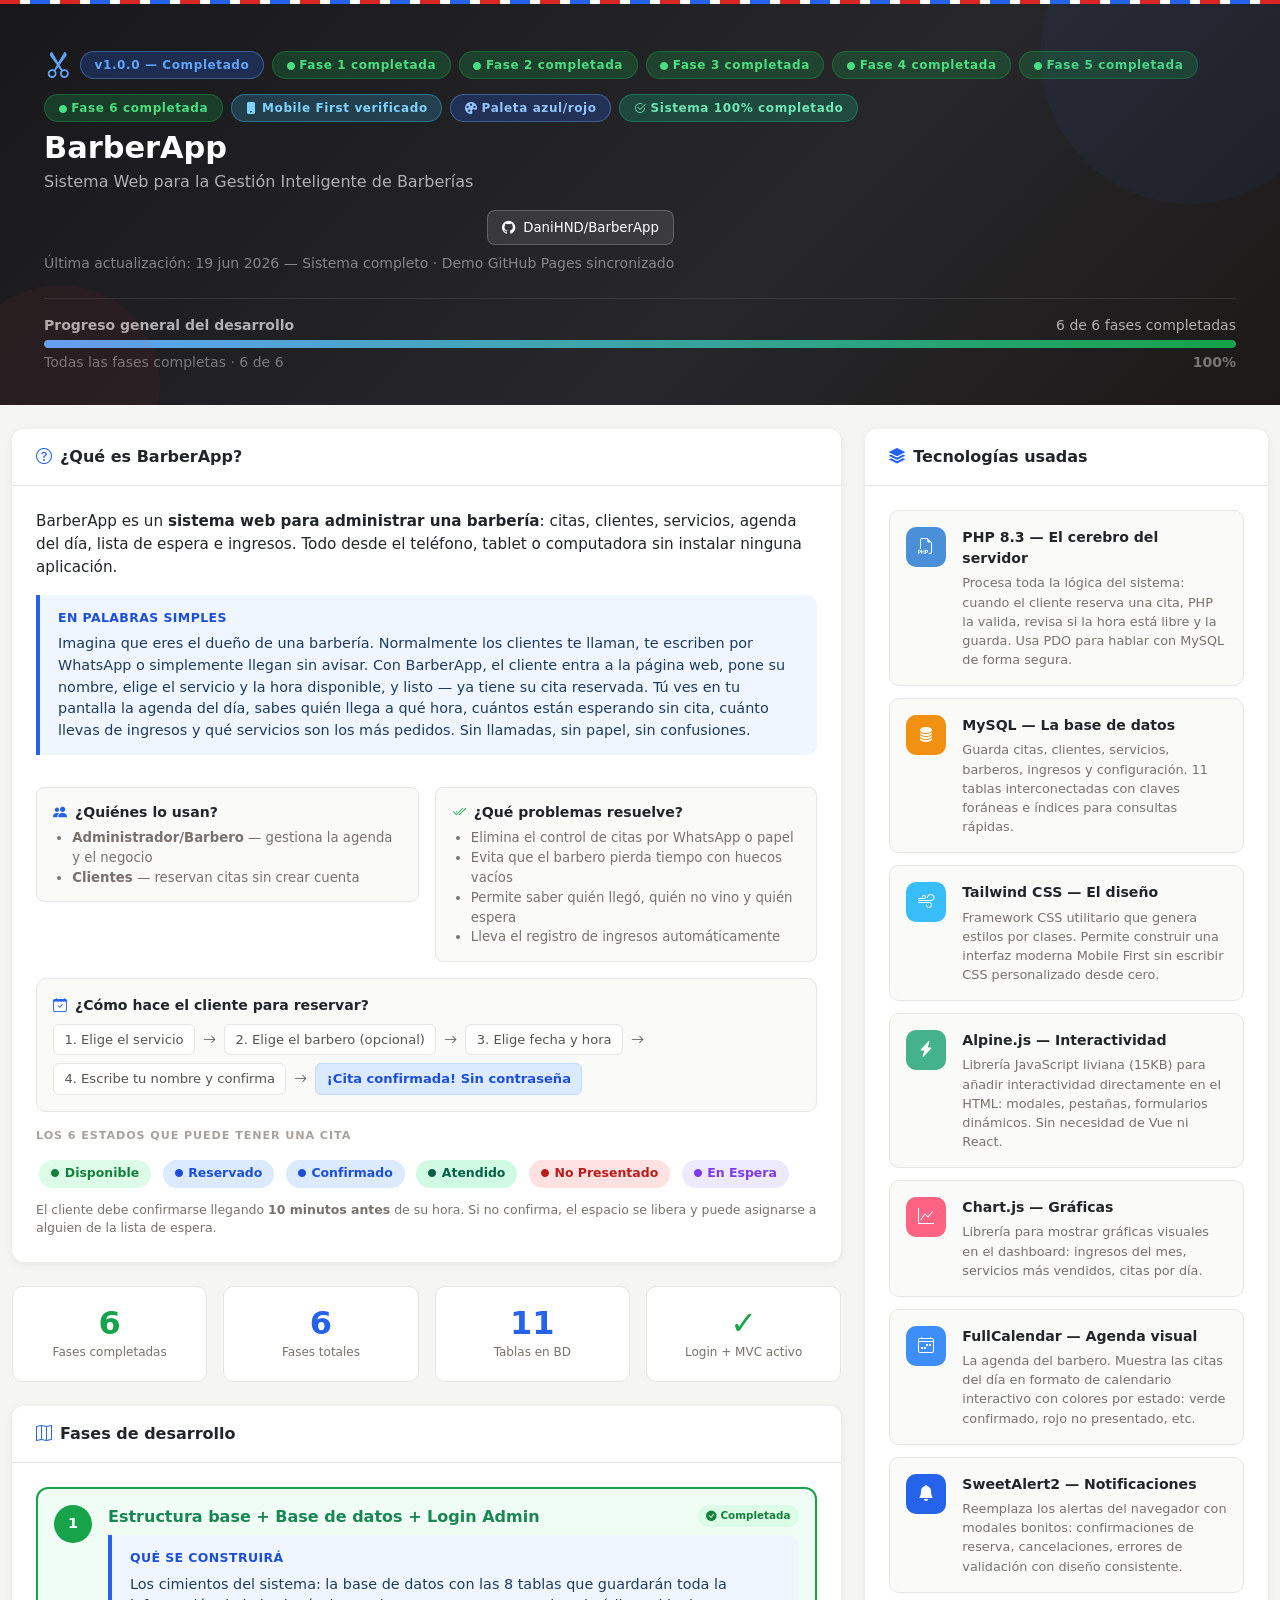
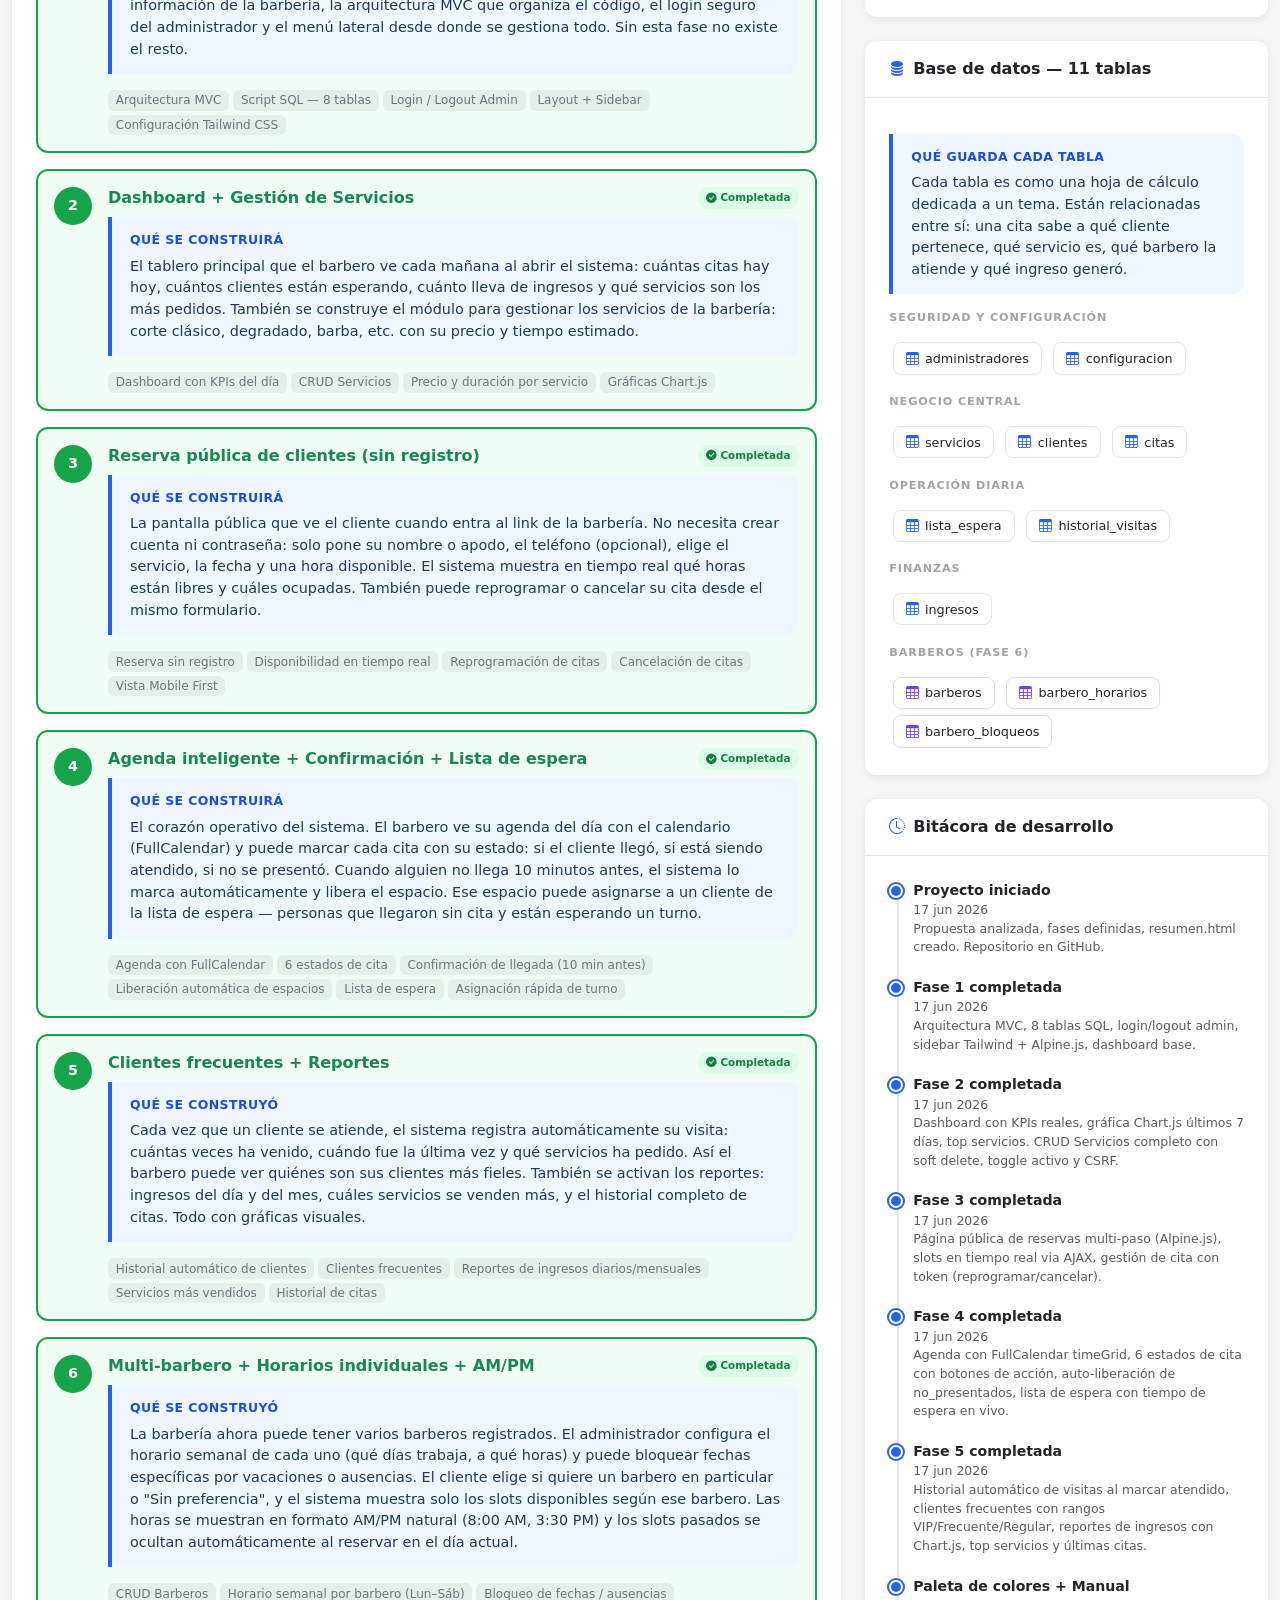
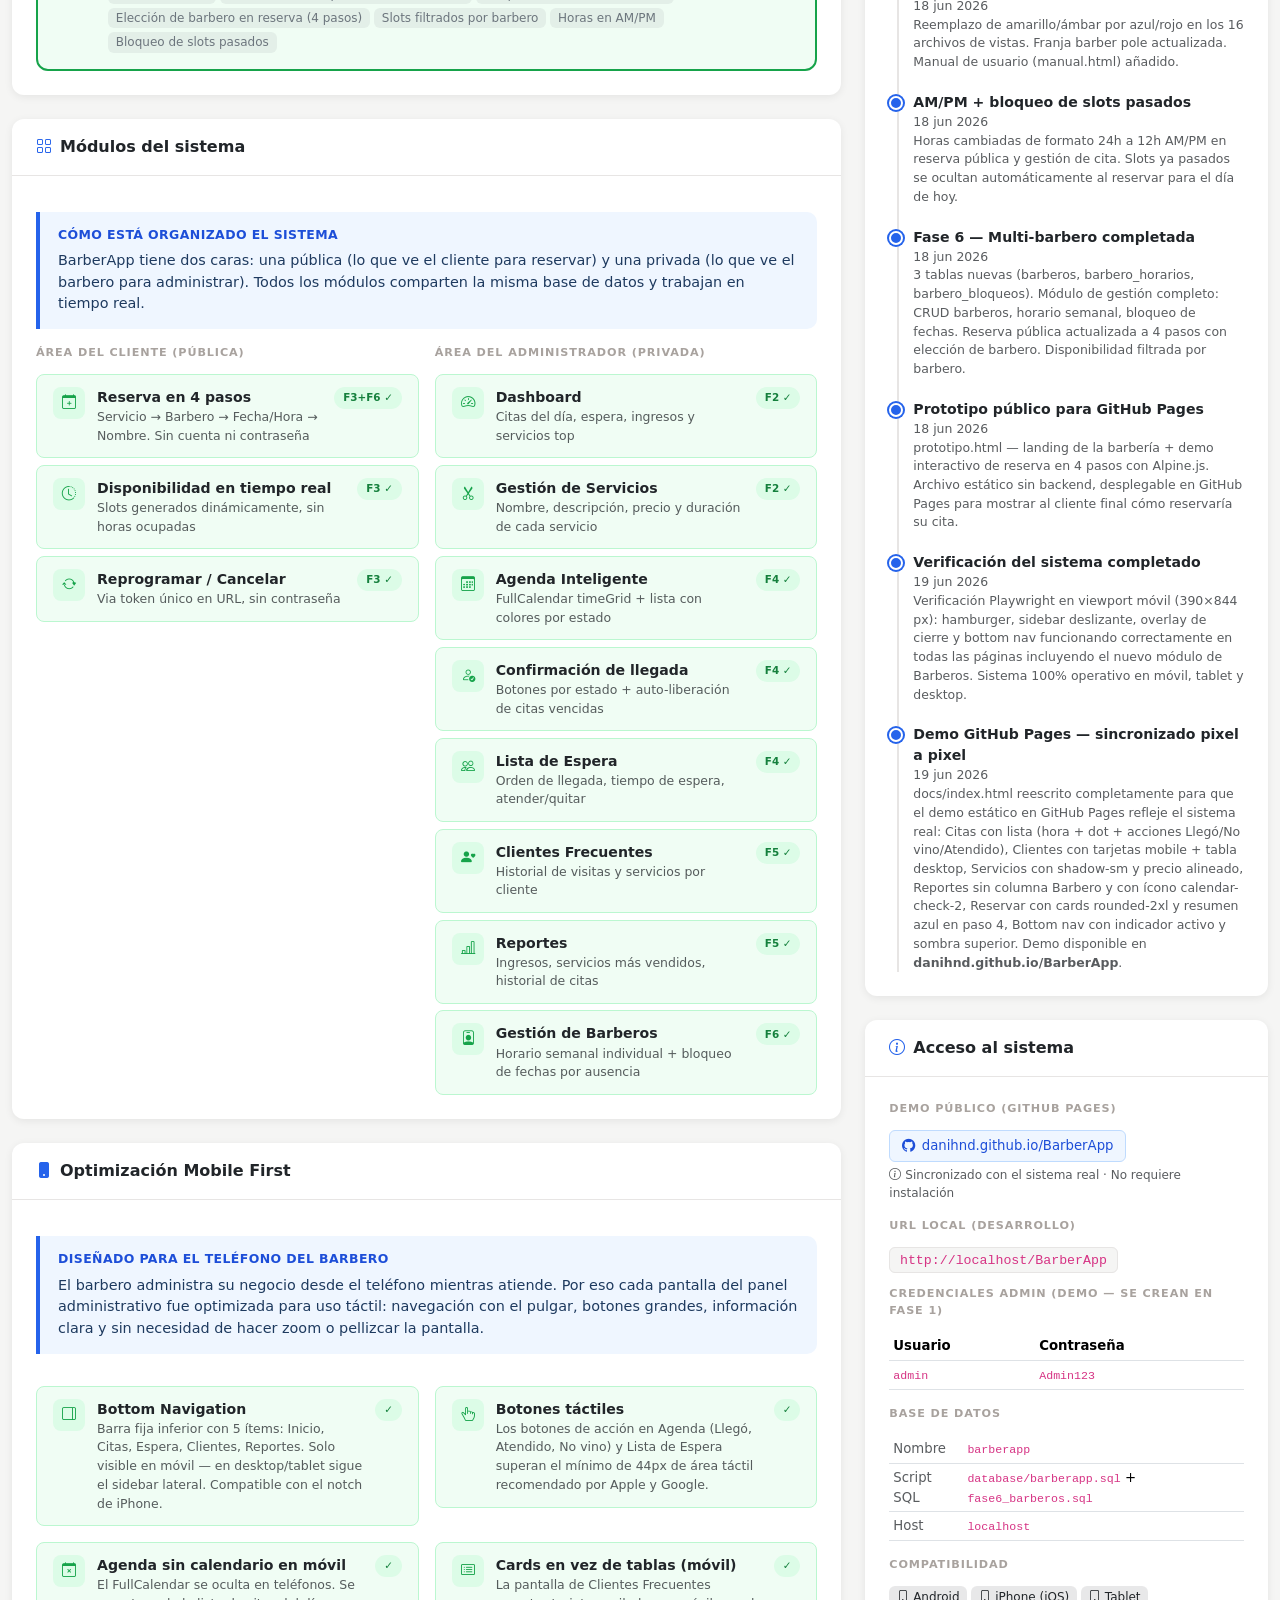
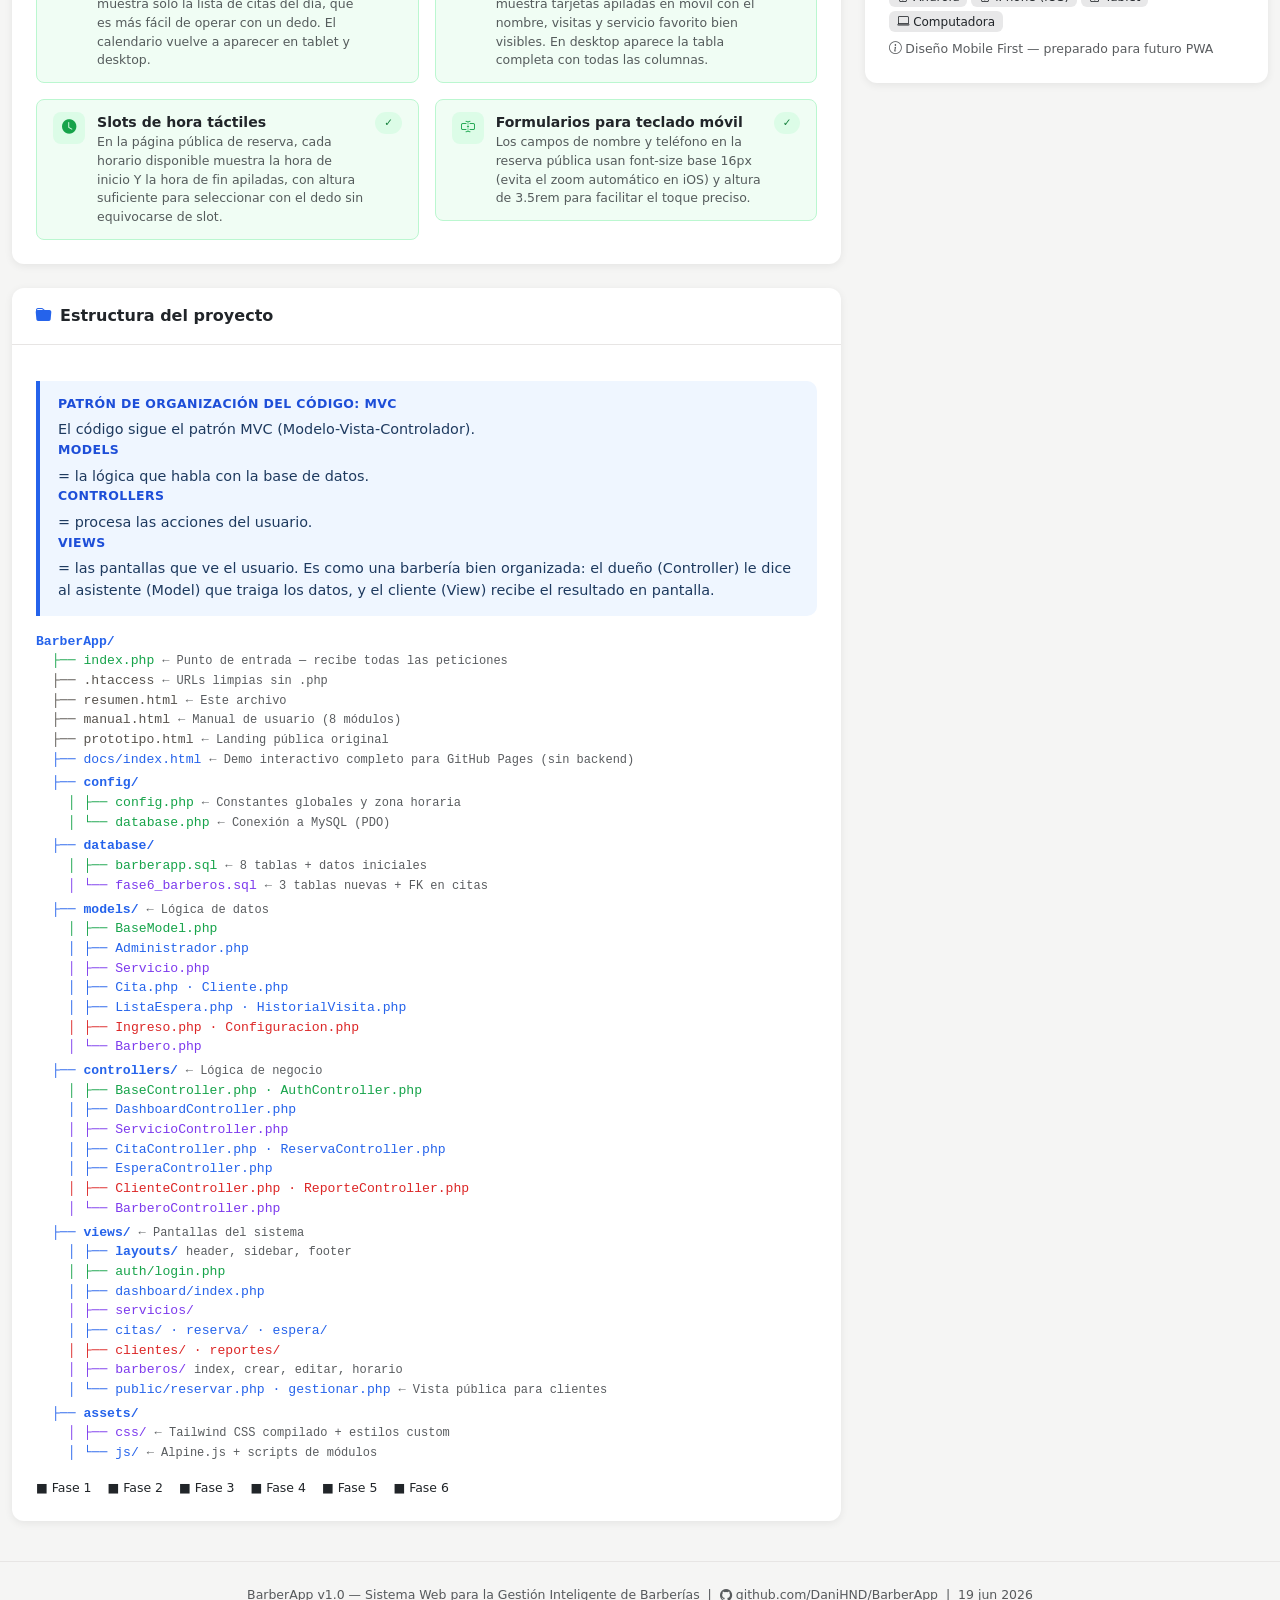
<file: resumen.html>
﻿<!DOCTYPE html>
<html lang="es">
<head>
    <meta charset="UTF-8">
    <meta name="viewport" content="width=device-width, initial-scale=1.0">
    <title>BarberApp — Resumen del Sistema</title>
    <link rel="stylesheet" href="https://cdn.jsdelivr.net/npm/bootstrap@5.3.3/dist/css/bootstrap.min.css">
    <link rel="stylesheet" href="https://cdn.jsdelivr.net/npm/bootstrap-icons@1.11.3/font/bootstrap-icons.min.css">
    <style>
        :root {
            --oscuro:   #18181b;
            --dorado:   #2563eb;
            --dorado-lt:#60a5fa;
            --rojo:     #dc2626;
            --verde:    #16a34a;
            --azul:     #2563eb;
            --gris:     #94a3b8;
            --bg:       #f5f5f4;
        }

        body { background: var(--bg); font-family: 'Segoe UI', system-ui, sans-serif; color: #1c1917; }

        /* ── Header ── */
        .hero {
            background: linear-gradient(135deg, #18181b 0%, #27272a 60%, #1c1917 100%);
            color: #fff;
            padding: 2.5rem 2rem 2rem;
            position: relative;
            overflow: hidden;
        }
        .hero::before {
            content: '';
            position: absolute;
            width: 300px; height: 300px;
            border-radius: 50%;
            background: rgba(37,99,235,.06);
            top: -100px; right: -60px;
        }
        .hero::after {
            content: '';
            position: absolute;
            width: 200px; height: 200px;
            border-radius: 50%;
            background: rgba(220,38,38,.05);
            bottom: -80px; left: -40px;
        }
        .hero-badge {
            background: rgba(255,255,255,.12);
            border: 1px solid rgba(255,255,255,.2);
            border-radius: 20px;
            padding: .25rem .85rem;
            font-size: .75rem;
            font-weight: 600;
            letter-spacing: .05em;
        }
        .hero-badge.dorado {
            background: rgba(37,99,235,.25);
            border-color: rgba(96,165,250,.4);
            color: #60a5fa;
        }
        .hero-badge.pendiente {
            background: rgba(100,116,139,.2);
            border-color: rgba(100,116,139,.3);
            color: #94a3b8;
        }

        /* ── Plain box ── */
        .plain-box {
            background: #eff6ff;
            border-left: 4px solid var(--dorado);
            border-radius: 0 10px 10px 0;
            padding: 14px 18px;
            margin: 12px 0 16px;
            font-size: .9rem;
            color: #1e3a5f;
        }
        .plain-box strong {
            display: block;
            margin-bottom: 6px;
            color: #1d4ed8;
            font-size: .78rem;
            text-transform: uppercase;
            letter-spacing: .4px;
        }

        /* ── Cards ── */
        .card { border: none; border-radius: 12px; box-shadow: 0 2px 8px rgba(0,0,0,.07); }
        .card-header { background: transparent; border-bottom: 1px solid #e7e5e4; font-weight: 700; }

        /* ── Fases ── */
        .fase-card {
            border-radius: 12px;
            border: 2px solid transparent;
            transition: border-color .2s;
        }
        .fase-card.completa  { border-color: var(--verde);   background: #f0fdf4; }
        .fase-card.activa    { border-color: var(--dorado);  background: #eff6ff; }
        .fase-card.pendiente { border-color: #e7e5e4;        background: #fff; }

        .fase-numero {
            width: 38px; height: 38px;
            border-radius: 50%;
            display: flex; align-items: center; justify-content: center;
            font-weight: 800; font-size: .9rem;
            flex-shrink: 0;
        }
        .completa  .fase-numero { background: var(--verde);   color: #fff; }
        .activa    .fase-numero { background: var(--dorado);  color: #fff; }
        .pendiente .fase-numero { background: #e7e5e4;        color: #a8a29e; }

        /* ── Módulos ── */
        .modulo-item {
            display: flex;
            align-items: flex-start;
            gap: .75rem;
            padding: .75rem 1rem;
            border-radius: 8px;
            margin-bottom: .4rem;
            border: 1px solid #e7e5e4;
        }
        .modulo-item:last-child { margin-bottom: 0; }
        .modulo-item.hecho    { background: #f0fdf4; border-color: #bbf7d0; }
        .modulo-item.proceso  { background: #eff6ff; border-color: #bfdbfe; }
        .modulo-item.pendiente{ background: #fff;    border-color: #e7e5e4; }

        .modulo-icono {
            width: 32px; height: 32px;
            border-radius: 8px;
            display: flex; align-items: center; justify-content: center;
            font-size: .9rem;
            flex-shrink: 0;
        }
        .hecho    .modulo-icono { background: #dcfce7; color: var(--verde); }
        .proceso  .modulo-icono { background: #dbeafe; color: var(--dorado); }
        .pendiente .modulo-icono{ background: #f5f5f4; color: var(--gris); }

        .badge-estado {
            font-size: .65rem;
            font-weight: 600;
            padding: .2rem .55rem;
            border-radius: 20px;
            white-space: nowrap;
        }
        .badge-hecho    { background: #dcfce7; color: #15803d; }
        .badge-proceso  { background: #dbeafe; color: #1d4ed8; }
        .badge-pendiente{ background: #f5f5f4; color: #a8a29e; }

        /* ── Estados de citas ── */
        .estado-chip {
            display: inline-flex;
            align-items: center;
            gap: .35rem;
            padding: .3rem .75rem;
            border-radius: 20px;
            font-size: .78rem;
            font-weight: 600;
            margin: .2rem;
        }
        .estado-disponible  { background: #dcfce7; color: #15803d; }
        .estado-reservado   { background: #dbeafe; color: #1d4ed8; }
        .estado-confirmado  { background: #dbeafe; color: #1d4ed8; }
        .estado-atendido    { background: #d1fae5; color: #065f46; }
        .estado-nopresento  { background: #fee2e2; color: #b91c1c; }
        .estado-espera      { background: #ede9fe; color: #7c3aed; }

        /* ── Tabla chips ── */
        .tabla-chip {
            display: inline-flex;
            align-items: center;
            gap: .4rem;
            background: #fff;
            border: 1px solid #e7e5e4;
            border-radius: 8px;
            padding: .35rem .75rem;
            font-size: .8rem;
            font-weight: 500;
            margin: .2rem;
        }
        .tabla-chip i { color: var(--dorado); }

        /* ── Árbol de archivos ── */
        .archivo-tree { font-family: 'Cascadia Code', 'Consolas', monospace; font-size: .82rem; }
        .archivo-tree .carpeta { color: var(--dorado); font-weight: 600; }
        .archivo-tree .archivo { color: #57534e; }
        .archivo-tree .f1   { color: var(--verde); }
        .archivo-tree .f2   { color: var(--azul); }
        .archivo-tree .f3   { color: #7c3aed; }
        .archivo-tree .f4   { color: var(--dorado); }
        .archivo-tree .f5   { color: var(--rojo); }
        .archivo-tree .f6   { color: #7c3aed; }

        /* ── Timeline ── */
        .timeline { position: relative; padding-left: 1.5rem; }
        .timeline::before {
            content: '';
            position: absolute;
            left: .45rem; top: 0; bottom: 0;
            width: 2px;
            background: #e7e5e4;
        }
        .tl-item { position: relative; padding-bottom: 1.25rem; }
        .tl-dot {
            position: absolute;
            left: -1.5rem;
            top: .25rem;
            width: 14px; height: 14px;
            border-radius: 50%;
            border: 2px solid #fff;
            box-shadow: 0 0 0 2px var(--dorado);
            background: var(--dorado);
        }
        .tl-dot.pendiente { background: #d4d4d0; box-shadow: 0 0 0 2px #d4d4d0; }

        /* ── Stats ── */
        .stat-box {
            text-align: center;
            padding: 1.25rem .75rem;
            border-radius: 10px;
            border: 1px solid #e7e5e4;
            background: #fff;
        }
        .stat-num { font-size: 2rem; font-weight: 800; line-height: 1; }
        .stat-label { font-size: .75rem; color: #78716c; margin-top: .25rem; }

        /* ── Misc ── */
        .section-title {
            font-size: .7rem;
            font-weight: 700;
            text-transform: uppercase;
            letter-spacing: .08em;
            color: #a8a29e;
            margin-bottom: .75rem;
        }
        .repo-link {
            background: rgba(255,255,255,.1);
            border: 1px solid rgba(255,255,255,.2);
            border-radius: 8px;
            color: #fff;
            text-decoration: none;
            padding: .4rem .9rem;
            font-size: .83rem;
            transition: background .2s;
        }
        .repo-link:hover { background: rgba(255,255,255,.2); color: #fff; }

        /* ── Stack ── */
        .stack-item {
            display: flex; align-items: flex-start; gap: 1rem;
            padding: 1rem;
            background: #fafaf9;
            border-radius: 10px;
            border: 1px solid #e7e5e4;
            margin-bottom: .75rem;
        }
        .stack-icon {
            width: 40px; height: 40px;
            border-radius: 10px;
            display: flex; align-items: center; justify-content: center;
            font-size: 1rem;
            flex-shrink: 0;
            color: #fff;
        }
        .stack-item .stack-desc { font-size: .8rem; color: #78716c; margin-top: .25rem; line-height: 1.5; }

        /* ── Barber pole accent line ── */
        .barber-stripe {
            height: 4px;
            background: repeating-linear-gradient(
                90deg,
                var(--rojo)   0px,
                var(--rojo)   20px,
                #fff           20px,
                #fff           30px,
                var(--dorado) 30px,
                var(--dorado) 50px,
                #fff           50px,
                #fff           60px
            );
        }
    </style>
</head>
<body>

<div class="barber-stripe"></div>

<!-- ══════════════════════════════════════════════════════
     HERO
═══════════════════════════════════════════════════════ -->
<div class="hero">
    <div class="container-xxl">
        <div class="d-flex flex-wrap align-items-start justify-content-between gap-3">
            <div>
                <div class="d-flex align-items-center gap-2 mb-2 flex-wrap">
                    <i class="bi bi-scissors fs-3" style="color:var(--dorado-lt);"></i>
                    <span class="hero-badge dorado">v1.0.0 — Completado</span>
                    <span class="hero-badge" style="background:rgba(22,163,74,.25);border-color:rgba(22,163,74,.4);color:#4ade80;">
                        <i class="bi bi-circle-fill me-1" style="font-size:.5rem;"></i>Fase 1 completada
                    </span>
                    <span class="hero-badge" style="background:rgba(22,163,74,.25);border-color:rgba(22,163,74,.4);color:#4ade80;">
                        <i class="bi bi-circle-fill me-1" style="font-size:.5rem;"></i>Fase 2 completada
                    </span>
                    <span class="hero-badge" style="background:rgba(22,163,74,.25);border-color:rgba(22,163,74,.4);color:#4ade80;">
                        <i class="bi bi-circle-fill me-1" style="font-size:.5rem;"></i>Fase 3 completada
                    </span>
                    <span class="hero-badge" style="background:rgba(22,163,74,.25);border-color:rgba(22,163,74,.4);color:#4ade80;">
                        <i class="bi bi-circle-fill me-1" style="font-size:.5rem;"></i>Fase 4 completada
                    </span>
                    <span class="hero-badge" style="background:rgba(22,163,74,.25);border-color:rgba(22,163,74,.4);color:#4ade80;">
                        <i class="bi bi-circle-fill me-1" style="font-size:.5rem;"></i>Fase 5 completada
                    </span>
                    <span class="hero-badge" style="background:rgba(22,163,74,.25);border-color:rgba(22,163,74,.4);color:#4ade80;">
                        <i class="bi bi-circle-fill me-1" style="font-size:.5rem;"></i>Fase 6 completada
                    </span>
                    <span class="hero-badge" style="background:rgba(56,189,248,.2);border-color:rgba(56,189,248,.4);color:#7dd3fc;">
                        <i class="bi bi-phone-fill me-1"></i>Mobile First verificado
                    </span>
                    <span class="hero-badge" style="background:rgba(37,99,235,.25);border-color:rgba(96,165,250,.4);color:#93c5fd;">
                        <i class="bi bi-palette-fill me-1"></i>Paleta azul/rojo
                    </span>
                    <span class="hero-badge" style="background:rgba(16,185,129,.25);border-color:rgba(16,185,129,.4);color:#6ee7b7;">
                        <i class="bi bi-check2-circle me-1"></i>Sistema 100% completado
                    </span>
                </div>
                <h1 class="fw-bold mb-1" style="font-size:1.9rem;">BarberApp</h1>
                <p style="opacity:.65;margin:0;">Sistema Web para la Gestión Inteligente de Barberías</p>
            </div>
            <div class="d-flex flex-column align-items-end gap-2">
                <a href="https://github.com/DaniHND/BarberApp" target="_blank" class="repo-link">
                    <i class="bi bi-github me-2"></i>DaniHND/BarberApp
                </a>
                <small style="opacity:.45;">Última actualización: 19 jun 2026 — Sistema completo · Demo GitHub Pages sincronizado</small>
            </div>
        </div>

        <!-- Progreso general -->
        <div class="mt-4 pt-3" style="border-top:1px solid rgba(255,255,255,.1);">
            <div class="d-flex justify-content-between align-items-center mb-1">
                <small style="opacity:.65;font-weight:600;">Progreso general del desarrollo</small>
                <small style="opacity:.65;">6 de 6 fases completadas</small>
            </div>
            <div class="progress" style="height:8px;background:rgba(255,255,255,.12);border-radius:4px;">
                <div class="progress-bar" role="progressbar"
                     style="width:100%;background:linear-gradient(90deg,var(--dorado-lt),var(--verde));border-radius:4px;">
                </div>
            </div>
            <div class="d-flex justify-content-between mt-1">
                <small style="opacity:.4;">Todas las fases completas · 6 de 6</small>
                <small style="opacity:.4;font-weight:700;">100%</small>
            </div>
        </div>
    </div>
</div>

<!-- ══════════════════════════════════════════════════════
     CONTENIDO
═══════════════════════════════════════════════════════ -->
<div class="container-xxl py-4">
    <div class="row g-4">

        <!-- ── COLUMNA IZQUIERDA ── -->
        <div class="col-lg-8">

            <!-- ¿Qué es BarberApp? -->
            <div class="card mb-4">
                <div class="card-header d-flex align-items-center gap-2 py-3 px-4">
                    <i class="bi bi-question-circle" style="color:var(--dorado);"></i>
                    ¿Qué es BarberApp?
                </div>
                <div class="card-body p-4">
                    <p style="font-size:.95rem;">
                        BarberApp es un <strong>sistema web para administrar una barbería</strong>: citas, clientes, servicios, agenda del día, lista de espera e ingresos.
                        Todo desde el teléfono, tablet o computadora sin instalar ninguna aplicación.
                    </p>
                    <div class="plain-box">
                        <strong>En palabras simples</strong>
                        Imagina que eres el dueño de una barbería. Normalmente los clientes te llaman, te escriben por WhatsApp o simplemente llegan sin avisar. Con BarberApp, el cliente entra a la página web, pone su nombre, elige el servicio y la hora disponible, y listo — ya tiene su cita reservada. Tú ves en tu pantalla la agenda del día, sabes quién llega a qué hora, cuántos están esperando sin cita, cuánto llevas de ingresos y qué servicios son los más pedidos. Sin llamadas, sin papel, sin confusiones.
                    </div>
                    <div class="row g-3 mt-1">
                        <div class="col-sm-6">
                            <div style="background:#fafaf9;border-radius:8px;padding:.85rem 1rem;border:1px solid #e7e5e4;">
                                <div class="fw-semibold" style="font-size:.88rem;margin-bottom:.3rem;">
                                    <i class="bi bi-people-fill me-2" style="color:var(--dorado);"></i>¿Quiénes lo usan?
                                </div>
                                <ul style="font-size:.83rem;color:#78716c;margin:0;padding-left:1.2rem;">
                                    <li><strong>Administrador/Barbero</strong> — gestiona la agenda y el negocio</li>
                                    <li><strong>Clientes</strong> — reservan citas sin crear cuenta</li>
                                </ul>
                            </div>
                        </div>
                        <div class="col-sm-6">
                            <div style="background:#fafaf9;border-radius:8px;padding:.85rem 1rem;border:1px solid #e7e5e4;">
                                <div class="fw-semibold" style="font-size:.88rem;margin-bottom:.3rem;">
                                    <i class="bi bi-check2-all me-2" style="color:var(--verde);"></i>¿Qué problemas resuelve?
                                </div>
                                <ul style="font-size:.83rem;color:#78716c;margin:0;padding-left:1.2rem;">
                                    <li>Elimina el control de citas por WhatsApp o papel</li>
                                    <li>Evita que el barbero pierda tiempo con huecos vacíos</li>
                                    <li>Permite saber quién llegó, quién no vino y quién espera</li>
                                    <li>Lleva el registro de ingresos automáticamente</li>
                                </ul>
                            </div>
                        </div>
                    </div>

                    <!-- Detalle: cómo funciona una reserva -->
                    <div class="mt-3 p-3" style="background:#fafaf9;border-radius:10px;border:1px solid #e7e5e4;">
                        <div class="fw-semibold mb-2" style="font-size:.88rem;">
                            <i class="bi bi-calendar-check me-2" style="color:var(--dorado);"></i>¿Cómo hace el cliente para reservar?
                        </div>
                        <div class="d-flex flex-wrap gap-2 align-items-center" style="font-size:.82rem;color:#57534e;">
                            <span style="background:#fff;border:1px solid #e7e5e4;border-radius:6px;padding:.3rem .65rem;">1. Elige el servicio</span>
                            <i class="bi bi-arrow-right text-muted"></i>
                            <span style="background:#fff;border:1px solid #e7e5e4;border-radius:6px;padding:.3rem .65rem;">2. Elige el barbero (opcional)</span>
                            <i class="bi bi-arrow-right text-muted"></i>
                            <span style="background:#fff;border:1px solid #e7e5e4;border-radius:6px;padding:.3rem .65rem;">3. Elige fecha y hora</span>
                            <i class="bi bi-arrow-right text-muted"></i>
                            <span style="background:#fff;border:1px solid #e7e5e4;border-radius:6px;padding:.3rem .65rem;">4. Escribe tu nombre y confirma</span>
                            <i class="bi bi-arrow-right text-muted"></i>
                            <span style="background:#dbeafe;border:1px solid #bfdbfe;border-radius:6px;padding:.3rem .65rem;color:#1d4ed8;font-weight:600;">¡Cita confirmada! Sin contraseña</span>
                        </div>
                    </div>

                    <!-- Estados de citas -->
                    <div class="mt-3">
                        <div class="section-title">Los 6 estados que puede tener una cita</div>
                        <div>
                            <span class="estado-chip estado-disponible"><i class="bi bi-circle-fill" style="font-size:.5rem;"></i>Disponible</span>
                            <span class="estado-chip estado-reservado"><i class="bi bi-circle-fill" style="font-size:.5rem;"></i>Reservado</span>
                            <span class="estado-chip estado-confirmado"><i class="bi bi-circle-fill" style="font-size:.5rem;"></i>Confirmado</span>
                            <span class="estado-chip estado-atendido"><i class="bi bi-circle-fill" style="font-size:.5rem;"></i>Atendido</span>
                            <span class="estado-chip estado-nopresento"><i class="bi bi-circle-fill" style="font-size:.5rem;"></i>No Presentado</span>
                            <span class="estado-chip estado-espera"><i class="bi bi-circle-fill" style="font-size:.5rem;"></i>En Espera</span>
                        </div>
                        <div style="font-size:.78rem;color:#78716c;margin-top:.6rem;">
                            El cliente debe confirmarse llegando <strong>10 minutos antes</strong> de su hora. Si no confirma, el espacio se libera y puede asignarse a alguien de la lista de espera.
                        </div>
                    </div>
                </div>
            </div>

            <!-- Stats -->
            <div class="row g-3 mb-4">
                <div class="col-6 col-sm-3">
                    <div class="stat-box">
                        <div class="stat-num" style="color:var(--verde);">6</div>
                        <div class="stat-label">Fases completadas</div>
                    </div>
                </div>
                <div class="col-6 col-sm-3">
                    <div class="stat-box">
                        <div class="stat-num" style="color:var(--dorado);">6</div>
                        <div class="stat-label">Fases totales</div>
                    </div>
                </div>
                <div class="col-6 col-sm-3">
                    <div class="stat-box">
                        <div class="stat-num" style="color:var(--azul);">11</div>
                        <div class="stat-label">Tablas en BD</div>
                    </div>
                </div>
                <div class="col-6 col-sm-3">
                    <div class="stat-box">
                        <div class="stat-num" style="color:var(--verde);">✓</div>
                        <div class="stat-label">Login + MVC activo</div>
                    </div>
                </div>
            </div>

            <!-- Fases de desarrollo -->
            <div class="card mb-4">
                <div class="card-header d-flex align-items-center gap-2 py-3 px-4">
                    <i class="bi bi-map" style="color:var(--dorado);"></i>
                    Fases de desarrollo
                </div>
                <div class="card-body p-4">
                    <div class="d-flex flex-column gap-3">

                        <!-- Fase 1 -->
                        <div class="fase-card completa p-3">
                            <div class="d-flex align-items-start gap-3">
                                <div class="fase-numero">1</div>
                                <div class="flex-grow-1">
                                    <div class="d-flex align-items-center justify-content-between flex-wrap gap-2">
                                        <h6 class="fw-bold mb-0 text-success">Estructura base + Base de datos + Login Admin</h6>
                                        <span class="badge-estado badge-hecho"><i class="bi bi-check-circle-fill me-1"></i>Completada</span>
                                    </div>
                                    <div class="plain-box mt-2">
                                        <strong>Qué se construirá</strong>
                                        Los cimientos del sistema: la base de datos con las 8 tablas que guardarán toda la información de la barbería, la arquitectura MVC que organiza el código, el login seguro del administrador y el menú lateral desde donde se gestiona todo. Sin esta fase no existe el resto.
                                    </div>
                                    <div class="d-flex flex-wrap gap-1">
                                        <span class="badge bg-secondary bg-opacity-10 text-secondary fw-normal">Arquitectura MVC</span>
                                        <span class="badge bg-secondary bg-opacity-10 text-secondary fw-normal">Script SQL — 8 tablas</span>
                                        <span class="badge bg-secondary bg-opacity-10 text-secondary fw-normal">Login / Logout Admin</span>
                                        <span class="badge bg-secondary bg-opacity-10 text-secondary fw-normal">Layout + Sidebar</span>
                                        <span class="badge bg-secondary bg-opacity-10 text-secondary fw-normal">Configuración Tailwind CSS</span>
                                    </div>
                                </div>
                            </div>
                        </div>

                        <!-- Fase 2 -->
                        <div class="fase-card completa p-3">
                            <div class="d-flex align-items-start gap-3">
                                <div class="fase-numero">2</div>
                                <div class="flex-grow-1">
                                    <div class="d-flex align-items-center justify-content-between flex-wrap gap-2">
                                        <h6 class="fw-bold mb-0 text-success">Dashboard + Gestión de Servicios</h6>
                                        <span class="badge-estado badge-hecho"><i class="bi bi-check-circle-fill me-1"></i>Completada</span>
                                    </div>
                                    <div class="plain-box mt-2">
                                        <strong>Qué se construirá</strong>
                                        El tablero principal que el barbero ve cada mañana al abrir el sistema: cuántas citas hay hoy, cuántos clientes están esperando, cuánto lleva de ingresos y qué servicios son los más pedidos. También se construye el módulo para gestionar los servicios de la barbería: corte clásico, degradado, barba, etc. con su precio y tiempo estimado.
                                    </div>
                                    <div class="d-flex flex-wrap gap-1">
                                        <span class="badge bg-secondary bg-opacity-10 text-secondary fw-normal">Dashboard con KPIs del día</span>
                                        <span class="badge bg-secondary bg-opacity-10 text-secondary fw-normal">CRUD Servicios</span>
                                        <span class="badge bg-secondary bg-opacity-10 text-secondary fw-normal">Precio y duración por servicio</span>
                                        <span class="badge bg-secondary bg-opacity-10 text-secondary fw-normal">Gráficas Chart.js</span>
                                    </div>
                                </div>
                            </div>
                        </div>

                        <!-- Fase 3 -->
                        <div class="fase-card completa p-3">
                            <div class="d-flex align-items-start gap-3">
                                <div class="fase-numero">3</div>
                                <div class="flex-grow-1">
                                    <div class="d-flex align-items-center justify-content-between flex-wrap gap-2">
                                        <h6 class="fw-bold mb-0 text-success">Reserva pública de clientes (sin registro)</h6>
                                        <span class="badge-estado badge-hecho"><i class="bi bi-check-circle-fill me-1"></i>Completada</span>
                                    </div>
                                    <div class="plain-box mt-2">
                                        <strong>Qué se construirá</strong>
                                        La pantalla pública que ve el cliente cuando entra al link de la barbería. No necesita crear cuenta ni contraseña: solo pone su nombre o apodo, el teléfono (opcional), elige el servicio, la fecha y una hora disponible. El sistema muestra en tiempo real qué horas están libres y cuáles ocupadas. También puede reprogramar o cancelar su cita desde el mismo formulario.
                                    </div>
                                    <div class="d-flex flex-wrap gap-1">
                                        <span class="badge bg-secondary bg-opacity-10 text-secondary fw-normal">Reserva sin registro</span>
                                        <span class="badge bg-secondary bg-opacity-10 text-secondary fw-normal">Disponibilidad en tiempo real</span>
                                        <span class="badge bg-secondary bg-opacity-10 text-secondary fw-normal">Reprogramación de citas</span>
                                        <span class="badge bg-secondary bg-opacity-10 text-secondary fw-normal">Cancelación de citas</span>
                                        <span class="badge bg-secondary bg-opacity-10 text-secondary fw-normal">Vista Mobile First</span>
                                    </div>
                                </div>
                            </div>
                        </div>

                        <!-- Fase 4 -->
                        <div class="fase-card completa p-3">
                            <div class="d-flex align-items-start gap-3">
                                <div class="fase-numero">4</div>
                                <div class="flex-grow-1">
                                    <div class="d-flex align-items-center justify-content-between flex-wrap gap-2">
                                        <h6 class="fw-bold mb-0 text-success">Agenda inteligente + Confirmación + Lista de espera</h6>
                                        <span class="badge-estado badge-hecho"><i class="bi bi-check-circle-fill me-1"></i>Completada</span>
                                    </div>
                                    <div class="plain-box mt-2">
                                        <strong>Qué se construirá</strong>
                                        El corazón operativo del sistema. El barbero ve su agenda del día con el calendario (FullCalendar) y puede marcar cada cita con su estado: si el cliente llegó, si está siendo atendido, si no se presentó. Cuando alguien no llega 10 minutos antes, el sistema lo marca automáticamente y libera el espacio. Ese espacio puede asignarse a un cliente de la lista de espera — personas que llegaron sin cita y están esperando un turno.
                                    </div>
                                    <div class="d-flex flex-wrap gap-1">
                                        <span class="badge bg-secondary bg-opacity-10 text-secondary fw-normal">Agenda con FullCalendar</span>
                                        <span class="badge bg-secondary bg-opacity-10 text-secondary fw-normal">6 estados de cita</span>
                                        <span class="badge bg-secondary bg-opacity-10 text-secondary fw-normal">Confirmación de llegada (10 min antes)</span>
                                        <span class="badge bg-secondary bg-opacity-10 text-secondary fw-normal">Liberación automática de espacios</span>
                                        <span class="badge bg-secondary bg-opacity-10 text-secondary fw-normal">Lista de espera</span>
                                        <span class="badge bg-secondary bg-opacity-10 text-secondary fw-normal">Asignación rápida de turno</span>
                                    </div>
                                </div>
                            </div>
                        </div>

                        <!-- Fase 5 -->
                        <div class="fase-card completa p-3">
                            <div class="d-flex align-items-start gap-3">
                                <div class="fase-numero">5</div>
                                <div class="flex-grow-1">
                                    <div class="d-flex align-items-center justify-content-between flex-wrap gap-2">
                                        <h6 class="fw-bold mb-0 text-success">Clientes frecuentes + Reportes</h6>
                                        <span class="badge-estado badge-hecho"><i class="bi bi-check-circle-fill me-1"></i>Completada</span>
                                    </div>
                                    <div class="plain-box mt-2">
                                        <strong>Qué se construyó</strong>
                                        Cada vez que un cliente se atiende, el sistema registra automáticamente su visita: cuántas veces ha venido, cuándo fue la última vez y qué servicios ha pedido. Así el barbero puede ver quiénes son sus clientes más fieles. También se activan los reportes: ingresos del día y del mes, cuáles servicios se venden más, y el historial completo de citas. Todo con gráficas visuales.
                                    </div>
                                    <div class="d-flex flex-wrap gap-1">
                                        <span class="badge bg-secondary bg-opacity-10 text-secondary fw-normal">Historial automático de clientes</span>
                                        <span class="badge bg-secondary bg-opacity-10 text-secondary fw-normal">Clientes frecuentes</span>
                                        <span class="badge bg-secondary bg-opacity-10 text-secondary fw-normal">Reportes de ingresos diarios/mensuales</span>
                                        <span class="badge bg-secondary bg-opacity-10 text-secondary fw-normal">Servicios más vendidos</span>
                                        <span class="badge bg-secondary bg-opacity-10 text-secondary fw-normal">Historial de citas</span>
                                    </div>
                                </div>
                            </div>
                        </div>

                        <!-- Fase 6 -->
                        <div class="fase-card completa p-3">
                            <div class="d-flex align-items-start gap-3">
                                <div class="fase-numero">6</div>
                                <div class="flex-grow-1">
                                    <div class="d-flex align-items-center justify-content-between flex-wrap gap-2">
                                        <h6 class="fw-bold mb-0 text-success">Multi-barbero + Horarios individuales + AM/PM</h6>
                                        <span class="badge-estado badge-hecho"><i class="bi bi-check-circle-fill me-1"></i>Completada</span>
                                    </div>
                                    <div class="plain-box mt-2">
                                        <strong>Qué se construyó</strong>
                                        La barbería ahora puede tener varios barberos registrados. El administrador configura el horario semanal de cada uno (qué días trabaja, a qué horas) y puede bloquear fechas específicas por vacaciones o ausencias. El cliente elige si quiere un barbero en particular o "Sin preferencia", y el sistema muestra solo los slots disponibles según ese barbero. Las horas se muestran en formato AM/PM natural (8:00 AM, 3:30 PM) y los slots pasados se ocultan automáticamente al reservar en el día actual.
                                    </div>
                                    <div class="d-flex flex-wrap gap-1">
                                        <span class="badge bg-secondary bg-opacity-10 text-secondary fw-normal">CRUD Barberos</span>
                                        <span class="badge bg-secondary bg-opacity-10 text-secondary fw-normal">Horario semanal por barbero (Lun–Sáb)</span>
                                        <span class="badge bg-secondary bg-opacity-10 text-secondary fw-normal">Bloqueo de fechas / ausencias</span>
                                        <span class="badge bg-secondary bg-opacity-10 text-secondary fw-normal">Elección de barbero en reserva (4 pasos)</span>
                                        <span class="badge bg-secondary bg-opacity-10 text-secondary fw-normal">Slots filtrados por barbero</span>
                                        <span class="badge bg-secondary bg-opacity-10 text-secondary fw-normal">Horas en AM/PM</span>
                                        <span class="badge bg-secondary bg-opacity-10 text-secondary fw-normal">Bloqueo de slots pasados</span>
                                    </div>
                                </div>
                            </div>
                        </div>

                    </div>
                </div>
            </div>

            <!-- Módulos del sistema -->
            <div class="card mb-4">
                <div class="card-header d-flex align-items-center gap-2 py-3 px-4">
                    <i class="bi bi-grid" style="color:var(--dorado);"></i>
                    Módulos del sistema
                </div>
                <div class="card-body p-4">
                    <div class="plain-box">
                        <strong>Cómo está organizado el sistema</strong>
                        BarberApp tiene dos caras: una pública (lo que ve el cliente para reservar) y una privada (lo que ve el barbero para administrar). Todos los módulos comparten la misma base de datos y trabajan en tiempo real.
                    </div>
                    <div class="row g-0 mt-3">
                        <div class="col-md-6 pe-md-2">
                            <div class="section-title">Área del cliente (pública)</div>

                            <div class="modulo-item hecho">
                                <div class="modulo-icono"><i class="bi bi-calendar-plus"></i></div>
                                <div>
                                    <div class="fw-semibold" style="font-size:.88rem;">Reserva en 4 pasos</div>
                                    <div class="text-muted" style="font-size:.78rem;">Servicio → Barbero → Fecha/Hora → Nombre. Sin cuenta ni contraseña</div>
                                </div>
                                <span class="badge-estado badge-hecho ms-auto">F3+F6 ✓</span>
                            </div>

                            <div class="modulo-item hecho">
                                <div class="modulo-icono"><i class="bi bi-clock-history"></i></div>
                                <div>
                                    <div class="fw-semibold" style="font-size:.88rem;">Disponibilidad en tiempo real</div>
                                    <div class="text-muted" style="font-size:.78rem;">Slots generados dinámicamente, sin horas ocupadas</div>
                                </div>
                                <span class="badge-estado badge-hecho ms-auto">F3 ✓</span>
                            </div>

                            <div class="modulo-item hecho">
                                <div class="modulo-icono"><i class="bi bi-arrow-repeat"></i></div>
                                <div>
                                    <div class="fw-semibold" style="font-size:.88rem;">Reprogramar / Cancelar</div>
                                    <div class="text-muted" style="font-size:.78rem;">Via token único en URL, sin contraseña</div>
                                </div>
                                <span class="badge-estado badge-hecho ms-auto">F3 ✓</span>
                            </div>
                        </div>

                        <div class="col-md-6 ps-md-2 mt-3 mt-md-0">
                            <div class="section-title">Área del administrador (privada)</div>

                            <div class="modulo-item hecho">
                                <div class="modulo-icono"><i class="bi bi-speedometer2"></i></div>
                                <div>
                                    <div class="fw-semibold" style="font-size:.88rem;">Dashboard</div>
                                    <div class="text-muted" style="font-size:.78rem;">Citas del día, espera, ingresos y servicios top</div>
                                </div>
                                <span class="badge-estado badge-hecho ms-auto">F2 ✓</span>
                            </div>

                            <div class="modulo-item hecho">
                                <div class="modulo-icono"><i class="bi bi-scissors"></i></div>
                                <div>
                                    <div class="fw-semibold" style="font-size:.88rem;">Gestión de Servicios</div>
                                    <div class="text-muted" style="font-size:.78rem;">Nombre, descripción, precio y duración de cada servicio</div>
                                </div>
                                <span class="badge-estado badge-hecho ms-auto">F2 ✓</span>
                            </div>

                            <div class="modulo-item hecho">
                                <div class="modulo-icono"><i class="bi bi-calendar3"></i></div>
                                <div>
                                    <div class="fw-semibold" style="font-size:.88rem;">Agenda Inteligente</div>
                                    <div class="text-muted" style="font-size:.78rem;">FullCalendar timeGrid + lista con colores por estado</div>
                                </div>
                                <span class="badge-estado badge-hecho ms-auto">F4 ✓</span>
                            </div>

                            <div class="modulo-item hecho">
                                <div class="modulo-icono"><i class="bi bi-person-check"></i></div>
                                <div>
                                    <div class="fw-semibold" style="font-size:.88rem;">Confirmación de llegada</div>
                                    <div class="text-muted" style="font-size:.78rem;">Botones por estado + auto-liberación de citas vencidas</div>
                                </div>
                                <span class="badge-estado badge-hecho ms-auto">F4 ✓</span>
                            </div>

                            <div class="modulo-item hecho">
                                <div class="modulo-icono"><i class="bi bi-people"></i></div>
                                <div>
                                    <div class="fw-semibold" style="font-size:.88rem;">Lista de Espera</div>
                                    <div class="text-muted" style="font-size:.78rem;">Orden de llegada, tiempo de espera, atender/quitar</div>
                                </div>
                                <span class="badge-estado badge-hecho ms-auto">F4 ✓</span>
                            </div>

                            <div class="modulo-item hecho">
                                <div class="modulo-icono"><i class="bi bi-person-heart"></i></div>
                                <div>
                                    <div class="fw-semibold" style="font-size:.88rem;">Clientes Frecuentes</div>
                                    <div class="text-muted" style="font-size:.78rem;">Historial de visitas y servicios por cliente</div>
                                </div>
                                <span class="badge-estado badge-hecho ms-auto">F5 ✓</span>
                            </div>

                            <div class="modulo-item hecho">
                                <div class="modulo-icono"><i class="bi bi-bar-chart-line"></i></div>
                                <div>
                                    <div class="fw-semibold" style="font-size:.88rem;">Reportes</div>
                                    <div class="text-muted" style="font-size:.78rem;">Ingresos, servicios más vendidos, historial de citas</div>
                                </div>
                                <span class="badge-estado badge-hecho ms-auto">F5 ✓</span>
                            </div>

                            <div class="modulo-item hecho">
                                <div class="modulo-icono"><i class="bi bi-person-badge"></i></div>
                                <div>
                                    <div class="fw-semibold" style="font-size:.88rem;">Gestión de Barberos</div>
                                    <div class="text-muted" style="font-size:.78rem;">Horario semanal individual + bloqueo de fechas por ausencia</div>
                                </div>
                                <span class="badge-estado badge-hecho ms-auto">F6 ✓</span>
                            </div>
                        </div>
                    </div>
                </div>
            </div>

            <!-- Mobile First -->
            <div class="card mb-4">
                <div class="card-header d-flex align-items-center gap-2 py-3 px-4">
                    <i class="bi bi-phone-fill" style="color:var(--dorado);"></i>
                    Optimización Mobile First
                </div>
                <div class="card-body p-4">
                    <div class="plain-box">
                        <strong>Diseñado para el teléfono del barbero</strong>
                        El barbero administra su negocio desde el teléfono mientras atiende. Por eso cada pantalla del panel administrativo fue optimizada para uso táctil: navegación con el pulgar, botones grandes, información clara y sin necesidad de hacer zoom o pellizcar la pantalla.
                    </div>

                    <div class="row g-3 mt-2">

                        <div class="col-md-6">
                            <div class="modulo-item hecho">
                                <div class="modulo-icono"><i class="bi bi-layout-sidebar-reverse"></i></div>
                                <div>
                                    <div class="fw-semibold" style="font-size:.88rem;">Bottom Navigation</div>
                                    <div class="text-muted" style="font-size:.78rem;">Barra fija inferior con 5 ítems: Inicio, Citas, Espera, Clientes, Reportes. Solo visible en móvil — en desktop/tablet sigue el sidebar lateral. Compatible con el notch de iPhone.</div>
                                </div>
                                <span class="badge-estado badge-hecho ms-auto">✓</span>
                            </div>
                        </div>

                        <div class="col-md-6">
                            <div class="modulo-item hecho">
                                <div class="modulo-icono"><i class="bi bi-hand-index-thumb"></i></div>
                                <div>
                                    <div class="fw-semibold" style="font-size:.88rem;">Botones táctiles</div>
                                    <div class="text-muted" style="font-size:.78rem;">Los botones de acción en Agenda (Llegó, Atendido, No vino) y Lista de Espera superan el mínimo de 44px de área táctil recomendado por Apple y Google.</div>
                                </div>
                                <span class="badge-estado badge-hecho ms-auto">✓</span>
                            </div>
                        </div>

                        <div class="col-md-6">
                            <div class="modulo-item hecho">
                                <div class="modulo-icono"><i class="bi bi-calendar-x"></i></div>
                                <div>
                                    <div class="fw-semibold" style="font-size:.88rem;">Agenda sin calendario en móvil</div>
                                    <div class="text-muted" style="font-size:.78rem;">El FullCalendar se oculta en teléfonos. Se muestra solo la lista de citas del día, que es más fácil de operar con un dedo. El calendario vuelve a aparecer en tablet y desktop.</div>
                                </div>
                                <span class="badge-estado badge-hecho ms-auto">✓</span>
                            </div>
                        </div>

                        <div class="col-md-6">
                            <div class="modulo-item hecho">
                                <div class="modulo-icono"><i class="bi bi-card-list"></i></div>
                                <div>
                                    <div class="fw-semibold" style="font-size:.88rem;">Cards en vez de tablas (móvil)</div>
                                    <div class="text-muted" style="font-size:.78rem;">La pantalla de Clientes Frecuentes muestra tarjetas apiladas en móvil con el nombre, visitas y servicio favorito bien visibles. En desktop aparece la tabla completa con todas las columnas.</div>
                                </div>
                                <span class="badge-estado badge-hecho ms-auto">✓</span>
                            </div>
                        </div>

                        <div class="col-md-6">
                            <div class="modulo-item hecho">
                                <div class="modulo-icono"><i class="bi bi-clock-fill"></i></div>
                                <div>
                                    <div class="fw-semibold" style="font-size:.88rem;">Slots de hora táctiles</div>
                                    <div class="text-muted" style="font-size:.78rem;">En la página pública de reserva, cada horario disponible muestra la hora de inicio Y la hora de fin apiladas, con altura suficiente para seleccionar con el dedo sin equivocarse de slot.</div>
                                </div>
                                <span class="badge-estado badge-hecho ms-auto">✓</span>
                            </div>
                        </div>

                        <div class="col-md-6">
                            <div class="modulo-item hecho">
                                <div class="modulo-icono"><i class="bi bi-input-cursor-text"></i></div>
                                <div>
                                    <div class="fw-semibold" style="font-size:.88rem;">Formularios para teclado móvil</div>
                                    <div class="text-muted" style="font-size:.78rem;">Los campos de nombre y teléfono en la reserva pública usan font-size base 16px (evita el zoom automático en iOS) y altura de 3.5rem para facilitar el toque preciso.</div>
                                </div>
                                <span class="badge-estado badge-hecho ms-auto">✓</span>
                            </div>
                        </div>

                    </div>
                </div>
            </div>

            <!-- Estructura de archivos (planificada) -->
            <div class="card">
                <div class="card-header d-flex align-items-center gap-2 py-3 px-4">
                    <i class="bi bi-folder-fill" style="color:var(--dorado);"></i>
                    Estructura del proyecto
                </div>
                <div class="card-body p-4">
                    <div class="plain-box">
                        <strong>Patrón de organización del código: MVC</strong>
                        El código sigue el patrón MVC (Modelo-Vista-Controlador). <strong>Models</strong> = la lógica que habla con la base de datos. <strong>Controllers</strong> = procesa las acciones del usuario. <strong>Views</strong> = las pantallas que ve el usuario. Es como una barbería bien organizada: el dueño (Controller) le dice al asistente (Model) que traiga los datos, y el cliente (View) recibe el resultado en pantalla.
                    </div>
                    <div class="archivo-tree mt-3">
                        <div><span class="carpeta">BarberApp/</span></div>
                        <div class="ms-3">
                            <div><span class="f1">├── index.php</span> <span class="text-muted" style="font-size:.75rem;">← Punto de entrada — recibe todas las peticiones</span></div>
                            <div><span class="archivo">├── .htaccess</span> <span class="text-muted" style="font-size:.75rem;">← URLs limpias sin .php</span></div>
                            <div><span class="archivo">├── resumen.html</span> <span class="text-muted" style="font-size:.75rem;">← Este archivo</span></div>
                            <div><span class="archivo">├── manual.html</span> <span class="text-muted" style="font-size:.75rem;">← Manual de usuario (8 módulos)</span></div>
                            <div><span class="archivo">├── prototipo.html</span> <span class="text-muted" style="font-size:.75rem;">← Landing pública original</span></div>
                            <div><span class="f4">├── docs/index.html</span> <span class="text-muted" style="font-size:.75rem;">← Demo interactivo completo para GitHub Pages (sin backend)</span></div>

                            <div class="mt-1"><span class="carpeta">├── config/</span></div>
                            <div class="ms-3">
                                <div><span class="f1">│   ├── config.php</span> <span class="text-muted" style="font-size:.75rem;">← Constantes globales y zona horaria</span></div>
                                <div><span class="f1">│   └── database.php</span> <span class="text-muted" style="font-size:.75rem;">← Conexión a MySQL (PDO)</span></div>
                            </div>

                            <div class="mt-1"><span class="carpeta">├── database/</span></div>
                            <div class="ms-3">
                                <div><span class="f1">│   ├── barberapp.sql</span> <span class="text-muted" style="font-size:.75rem;">← 8 tablas + datos iniciales</span></div>
                                <div><span class="f6">│   └── fase6_barberos.sql</span> <span class="text-muted" style="font-size:.75rem;">← 3 tablas nuevas + FK en citas</span></div>
                            </div>

                            <div class="mt-1"><span class="carpeta">├── models/</span> <span class="text-muted" style="font-size:.75rem;">← Lógica de datos</span></div>
                            <div class="ms-3">
                                <div><span class="f1">│   ├── BaseModel.php</span></div>
                                <div><span class="f2">│   ├── Administrador.php</span></div>
                                <div><span class="f3">│   ├── Servicio.php</span></div>
                                <div><span class="f4">│   ├── Cita.php · Cliente.php</span></div>
                                <div><span class="f4">│   ├── ListaEspera.php · HistorialVisita.php</span></div>
                                <div><span class="f5">│   ├── Ingreso.php · Configuracion.php</span></div>
                                <div><span class="f6">│   └── Barbero.php</span></div>
                            </div>

                            <div class="mt-1"><span class="carpeta">├── controllers/</span> <span class="text-muted" style="font-size:.75rem;">← Lógica de negocio</span></div>
                            <div class="ms-3">
                                <div><span class="f1">│   ├── BaseController.php · AuthController.php</span></div>
                                <div><span class="f2">│   ├── DashboardController.php</span></div>
                                <div><span class="f3">│   ├── ServicioController.php</span></div>
                                <div><span class="f4">│   ├── CitaController.php · ReservaController.php</span></div>
                                <div><span class="f4">│   ├── EsperaController.php</span></div>
                                <div><span class="f5">│   ├── ClienteController.php · ReporteController.php</span></div>
                                <div><span class="f6">│   └── BarberoController.php</span></div>
                            </div>

                            <div class="mt-1"><span class="carpeta">├── views/</span> <span class="text-muted" style="font-size:.75rem;">← Pantallas del sistema</span></div>
                            <div class="ms-3">
                                <div><span class="carpeta">│   ├── layouts/</span> <span class="text-muted" style="font-size:.75rem;">header, sidebar, footer</span></div>
                                <div><span class="f1">│   ├── auth/login.php</span></div>
                                <div><span class="f2">│   ├── dashboard/index.php</span></div>
                                <div><span class="f3">│   ├── servicios/</span></div>
                                <div><span class="f4">│   ├── citas/ · reserva/ · espera/</span></div>
                                <div><span class="f5">│   ├── clientes/ · reportes/</span></div>
                                <div><span class="f6">│   ├── barberos/</span> <span class="text-muted" style="font-size:.75rem;">index, crear, editar, horario</span></div>
                                <div><span class="f4">│   └── public/reservar.php · gestionar.php</span> <span class="text-muted" style="font-size:.75rem;">← Vista pública para clientes</span></div>
                            </div>

                            <div class="mt-1"><span class="carpeta">├── assets/</span></div>
                            <div class="ms-3">
                                <div><span class="f3">│   ├── css/</span> <span class="text-muted" style="font-size:.75rem;">← Tailwind CSS compilado + estilos custom</span></div>
                                <div><span class="f4">│   └── js/</span> <span class="text-muted" style="font-size:.75rem;">← Alpine.js + scripts de módulos</span></div>
                            </div>
                        </div>
                    </div>
                    <div class="mt-3 d-flex align-items-center gap-3 flex-wrap">
                        <span style="font-size:.78rem;"><span class="f1 fw-bold">■</span> Fase 1</span>
                        <span style="font-size:.78rem;"><span class="f2 fw-bold">■</span> Fase 2</span>
                        <span style="font-size:.78rem;"><span class="f3 fw-bold">■</span> Fase 3</span>
                        <span style="font-size:.78rem;"><span class="f4 fw-bold">■</span> Fase 4</span>
                        <span style="font-size:.78rem;"><span class="f5 fw-bold">■</span> Fase 5</span>
                        <span style="font-size:.78rem;"><span class="f6 fw-bold">■</span> Fase 6</span>
                    </div>
                </div>
            </div>

        </div>

        <!-- ── COLUMNA DERECHA ── -->
        <div class="col-lg-4">

            <!-- Stack tecnológico -->
            <div class="card mb-4">
                <div class="card-header d-flex align-items-center gap-2 py-3 px-4">
                    <i class="bi bi-stack" style="color:var(--dorado);"></i>
                    Tecnologías usadas
                </div>
                <div class="card-body p-4">

                    <div class="stack-item">
                        <div class="stack-icon" style="background:#4a90d9;"><i class="bi bi-filetype-php"></i></div>
                        <div>
                            <div class="fw-semibold" style="font-size:.88rem;">PHP 8.3 — El cerebro del servidor</div>
                            <div class="stack-desc">Procesa toda la lógica del sistema: cuando el cliente reserva una cita, PHP la valida, revisa si la hora está libre y la guarda. Usa PDO para hablar con MySQL de forma segura.</div>
                        </div>
                    </div>

                    <div class="stack-item">
                        <div class="stack-icon" style="background:#f29111;"><i class="bi bi-database-fill"></i></div>
                        <div>
                            <div class="fw-semibold" style="font-size:.88rem;">MySQL — La base de datos</div>
                            <div class="stack-desc">Guarda citas, clientes, servicios, barberos, ingresos y configuración. 11 tablas interconectadas con claves foráneas e índices para consultas rápidas.</div>
                        </div>
                    </div>

                    <div class="stack-item">
                        <div class="stack-icon" style="background:#38bdf8;"><i class="bi bi-wind"></i></div>
                        <div>
                            <div class="fw-semibold" style="font-size:.88rem;">Tailwind CSS — El diseño</div>
                            <div class="stack-desc">Framework CSS utilitario que genera estilos por clases. Permite construir una interfaz moderna Mobile First sin escribir CSS personalizado desde cero.</div>
                        </div>
                    </div>

                    <div class="stack-item">
                        <div class="stack-icon" style="background:#44b28c;"><i class="bi bi-lightning-charge-fill"></i></div>
                        <div>
                            <div class="fw-semibold" style="font-size:.88rem;">Alpine.js — Interactividad</div>
                            <div class="stack-desc">Librería JavaScript liviana (15KB) para añadir interactividad directamente en el HTML: modales, pestañas, formularios dinámicos. Sin necesidad de Vue ni React.</div>
                        </div>
                    </div>

                    <div class="stack-item">
                        <div class="stack-icon" style="background:#ff6384;"><i class="bi bi-graph-up"></i></div>
                        <div>
                            <div class="fw-semibold" style="font-size:.88rem;">Chart.js — Gráficas</div>
                            <div class="stack-desc">Librería para mostrar gráficas visuales en el dashboard: ingresos del mes, servicios más vendidos, citas por día.</div>
                        </div>
                    </div>

                    <div class="stack-item">
                        <div class="stack-icon" style="background:#3d8ef8;"><i class="bi bi-calendar4-week"></i></div>
                        <div>
                            <div class="fw-semibold" style="font-size:.88rem;">FullCalendar — Agenda visual</div>
                            <div class="stack-desc">La agenda del barbero. Muestra las citas del día en formato de calendario interactivo con colores por estado: verde confirmado, rojo no presentado, etc.</div>
                        </div>
                    </div>

                    <div class="stack-item mb-0">
                        <div class="stack-icon" style="background:#2563eb;"><i class="bi bi-bell-fill"></i></div>
                        <div>
                            <div class="fw-semibold" style="font-size:.88rem;">SweetAlert2 — Notificaciones</div>
                            <div class="stack-desc">Reemplaza los alertas del navegador con modales bonitos: confirmaciones de reserva, cancelaciones, errores de validación con diseño consistente.</div>
                        </div>
                    </div>

                </div>
            </div>

            <!-- Base de datos -->
            <div class="card mb-4">
                <div class="card-header d-flex align-items-center gap-2 py-3 px-4">
                    <i class="bi bi-database-fill" style="color:var(--dorado);"></i>
                    Base de datos — 11 tablas
                </div>
                <div class="card-body p-4">
                    <div class="plain-box">
                        <strong>Qué guarda cada tabla</strong>
                        Cada tabla es como una hoja de cálculo dedicada a un tema. Están relacionadas entre sí: una cita sabe a qué cliente pertenece, qué servicio es, qué barbero la atiende y qué ingreso generó.
                    </div>
                    <div class="section-title mt-3">Seguridad y configuración</div>
                    <div class="mb-3">
                        <span class="tabla-chip"><i class="bi bi-table"></i> administradores</span>
                        <span class="tabla-chip"><i class="bi bi-table"></i> configuracion</span>
                    </div>
                    <div class="section-title">Negocio central</div>
                    <div class="mb-3">
                        <span class="tabla-chip"><i class="bi bi-table"></i> servicios</span>
                        <span class="tabla-chip"><i class="bi bi-table"></i> clientes</span>
                        <span class="tabla-chip"><i class="bi bi-table"></i> citas</span>
                    </div>
                    <div class="section-title">Operación diaria</div>
                    <div class="mb-3">
                        <span class="tabla-chip"><i class="bi bi-table"></i> lista_espera</span>
                        <span class="tabla-chip"><i class="bi bi-table"></i> historial_visitas</span>
                    </div>
                    <div class="section-title">Finanzas</div>
                    <div class="mb-3">
                        <span class="tabla-chip"><i class="bi bi-table"></i> ingresos</span>
                    </div>
                    <div class="section-title">Barberos (Fase 6)</div>
                    <div>
                        <span class="tabla-chip" style="border-color:#ddd6fe;"><i class="bi bi-table" style="color:#7c3aed;"></i> barberos</span>
                        <span class="tabla-chip" style="border-color:#ddd6fe;"><i class="bi bi-table" style="color:#7c3aed;"></i> barbero_horarios</span>
                        <span class="tabla-chip" style="border-color:#ddd6fe;"><i class="bi bi-table" style="color:#7c3aed;"></i> barbero_bloqueos</span>
                    </div>
                </div>
            </div>

            <!-- Bitácora de desarrollo -->
            <div class="card mb-4">
                <div class="card-header d-flex align-items-center gap-2 py-3 px-4">
                    <i class="bi bi-clock-history" style="color:var(--dorado);"></i>
                    Bitácora de desarrollo
                </div>
                <div class="card-body p-4">
                    <div class="timeline">
                        <div class="tl-item">
                            <div class="tl-dot"></div>
                            <div class="fw-semibold" style="font-size:.88rem;">Proyecto iniciado</div>
                            <div class="text-muted" style="font-size:.78rem;">17 jun 2026</div>
                            <div class="text-muted" style="font-size:.78rem;">Propuesta analizada, fases definidas, resumen.html creado. Repositorio en GitHub.</div>
                        </div>
                        <div class="tl-item">
                            <div class="tl-dot"></div>
                            <div class="fw-semibold" style="font-size:.88rem;">Fase 1 completada</div>
                            <div class="text-muted" style="font-size:.78rem;">17 jun 2026</div>
                            <div class="text-muted" style="font-size:.78rem;">Arquitectura MVC, 8 tablas SQL, login/logout admin, sidebar Tailwind + Alpine.js, dashboard base.</div>
                        </div>
                        <div class="tl-item">
                            <div class="tl-dot"></div>
                            <div class="fw-semibold" style="font-size:.88rem;">Fase 2 completada</div>
                            <div class="text-muted" style="font-size:.78rem;">17 jun 2026</div>
                            <div class="text-muted" style="font-size:.78rem;">Dashboard con KPIs reales, gráfica Chart.js últimos 7 días, top servicios. CRUD Servicios completo con soft delete, toggle activo y CSRF.</div>
                        </div>
                        <div class="tl-item">
                            <div class="tl-dot"></div>
                            <div class="fw-semibold" style="font-size:.88rem;">Fase 3 completada</div>
                            <div class="text-muted" style="font-size:.78rem;">17 jun 2026</div>
                            <div class="text-muted" style="font-size:.78rem;">Página pública de reservas multi-paso (Alpine.js), slots en tiempo real via AJAX, gestión de cita con token (reprogramar/cancelar).</div>
                        </div>
                        <div class="tl-item">
                            <div class="tl-dot"></div>
                            <div class="fw-semibold" style="font-size:.88rem;">Fase 4 completada</div>
                            <div class="text-muted" style="font-size:.78rem;">17 jun 2026</div>
                            <div class="text-muted" style="font-size:.78rem;">Agenda con FullCalendar timeGrid, 6 estados de cita con botones de acción, auto-liberación de no_presentados, lista de espera con tiempo de espera en vivo.</div>
                        </div>
                        <div class="tl-item">
                            <div class="tl-dot"></div>
                            <div class="fw-semibold" style="font-size:.88rem;">Fase 5 completada</div>
                            <div class="text-muted" style="font-size:.78rem;">17 jun 2026</div>
                            <div class="text-muted" style="font-size:.78rem;">Historial automático de visitas al marcar atendido, clientes frecuentes con rangos VIP/Frecuente/Regular, reportes de ingresos con Chart.js, top servicios y últimas citas.</div>
                        </div>
                        <div class="tl-item">
                            <div class="tl-dot"></div>
                            <div class="fw-semibold" style="font-size:.88rem;">Paleta de colores + Manual</div>
                            <div class="text-muted" style="font-size:.78rem;">18 jun 2026</div>
                            <div class="text-muted" style="font-size:.78rem;">Reemplazo de amarillo/ámbar por azul/rojo en los 16 archivos de vistas. Franja barber pole actualizada. Manual de usuario (manual.html) añadido.</div>
                        </div>
                        <div class="tl-item">
                            <div class="tl-dot"></div>
                            <div class="fw-semibold" style="font-size:.88rem;">AM/PM + bloqueo de slots pasados</div>
                            <div class="text-muted" style="font-size:.78rem;">18 jun 2026</div>
                            <div class="text-muted" style="font-size:.78rem;">Horas cambiadas de formato 24h a 12h AM/PM en reserva pública y gestión de cita. Slots ya pasados se ocultan automáticamente al reservar para el día de hoy.</div>
                        </div>
                        <div class="tl-item">
                            <div class="tl-dot"></div>
                            <div class="fw-semibold" style="font-size:.88rem;">Fase 6 — Multi-barbero completada</div>
                            <div class="text-muted" style="font-size:.78rem;">18 jun 2026</div>
                            <div class="text-muted" style="font-size:.78rem;">3 tablas nuevas (barberos, barbero_horarios, barbero_bloqueos). Módulo de gestión completo: CRUD barberos, horario semanal, bloqueo de fechas. Reserva pública actualizada a 4 pasos con elección de barbero. Disponibilidad filtrada por barbero.</div>
                        </div>
                        <div class="tl-item">
                            <div class="tl-dot"></div>
                            <div class="fw-semibold" style="font-size:.88rem;">Prototipo público para GitHub Pages</div>
                            <div class="text-muted" style="font-size:.78rem;">18 jun 2026</div>
                            <div class="text-muted" style="font-size:.78rem;">prototipo.html — landing de la barbería + demo interactivo de reserva en 4 pasos con Alpine.js. Archivo estático sin backend, desplegable en GitHub Pages para mostrar al cliente final cómo reservaría su cita.</div>
                        </div>
                        <div class="tl-item">
                            <div class="tl-dot"></div>
                            <div class="fw-semibold" style="font-size:.88rem;">Verificación del sistema completado</div>
                            <div class="text-muted" style="font-size:.78rem;">19 jun 2026</div>
                            <div class="text-muted" style="font-size:.78rem;">Verificación Playwright en viewport móvil (390×844 px): hamburger, sidebar deslizante, overlay de cierre y bottom nav funcionando correctamente en todas las páginas incluyendo el nuevo módulo de Barberos. Sistema 100% operativo en móvil, tablet y desktop.</div>
                        </div>
                        <div class="tl-item" style="padding-bottom:0;">
                            <div class="tl-dot"></div>
                            <div class="fw-semibold" style="font-size:.88rem;">Demo GitHub Pages — sincronizado pixel a pixel</div>
                            <div class="text-muted" style="font-size:.78rem;">19 jun 2026</div>
                            <div class="text-muted" style="font-size:.78rem;">docs/index.html reescrito completamente para que el demo estático en GitHub Pages refleje el sistema real: Citas con lista (hora + dot + acciones Llegó/No vino/Atendido), Clientes con tarjetas mobile + tabla desktop, Servicios con shadow-sm y precio alineado, Reportes sin columna Barbero y con ícono calendar-check-2, Reservar con cards rounded-2xl y resumen azul en paso 4, Bottom nav con indicador activo y sombra superior. Demo disponible en <strong>danihnd.github.io/BarberApp</strong>.</div>
                        </div>
                    </div>
                </div>
            </div>

            <!-- Acceso al sistema -->
            <div class="card">
                <div class="card-header d-flex align-items-center gap-2 py-3 px-4">
                    <i class="bi bi-info-circle" style="color:var(--dorado);"></i>
                    Acceso al sistema
                </div>
                <div class="card-body p-4">
                    <div class="mb-3">
                        <div class="section-title">Demo público (GitHub Pages)</div>
                        <a href="https://danihnd.github.io/BarberApp" target="_blank"
                           style="display:inline-flex;align-items:center;gap:.4rem;background:#eff6ff;padding:.3rem .75rem;border-radius:6px;font-size:.83rem;border:1px solid #bfdbfe;color:#1d4ed8;text-decoration:none;">
                            <i class="bi bi-github"></i> danihnd.github.io/BarberApp
                        </a>
                        <div class="text-muted mt-1" style="font-size:.75rem;"><i class="bi bi-info-circle me-1"></i>Sincronizado con el sistema real · No requiere instalación</div>
                    </div>
                    <div class="mb-3">
                        <div class="section-title">URL local (desarrollo)</div>
                        <code style="background:#f5f5f4;padding:.3rem .6rem;border-radius:6px;font-size:.83rem;border:1px solid #e7e5e4;">
                            http://localhost/BarberApp
                        </code>
                    </div>
                    <div class="mb-3">
                        <div class="section-title">Credenciales admin (demo — se crean en Fase 1)</div>
                        <table class="table table-sm mb-0" style="font-size:.83rem;">
                            <thead><tr><th>Usuario</th><th>Contraseña</th></tr></thead>
                            <tbody>
                                <tr><td><code>admin</code></td><td><code>Admin123</code></td></tr>
                            </tbody>
                        </table>
                    </div>
                    <div>
                        <div class="section-title">Base de datos</div>
                        <table class="table table-sm mb-0" style="font-size:.83rem;">
                            <tbody>
                                <tr><td class="text-muted">Nombre</td><td><code>barberapp</code></td></tr>
                                <tr><td class="text-muted">Script SQL</td><td><code>database/barberapp.sql</code> + <code>fase6_barberos.sql</code></td></tr>
                                <tr><td class="text-muted">Host</td><td><code>localhost</code></td></tr>
                            </tbody>
                        </table>
                    </div>
                    <div class="mt-3">
                        <div class="section-title">Compatibilidad</div>
                        <div class="d-flex flex-wrap gap-1">
                            <span class="badge bg-dark bg-opacity-10 text-dark fw-normal"><i class="bi bi-phone me-1"></i>Android</span>
                            <span class="badge bg-dark bg-opacity-10 text-dark fw-normal"><i class="bi bi-phone me-1"></i>iPhone (iOS)</span>
                            <span class="badge bg-dark bg-opacity-10 text-dark fw-normal"><i class="bi bi-tablet me-1"></i>Tablet</span>
                            <span class="badge bg-dark bg-opacity-10 text-dark fw-normal"><i class="bi bi-laptop me-1"></i>Computadora</span>
                        </div>
                        <div class="mt-2 text-muted" style="font-size:.78rem;">
                            <i class="bi bi-info-circle me-1"></i>Diseño Mobile First — preparado para futuro PWA
                        </div>
                    </div>
                </div>
            </div>

        </div>
    </div>
</div>

<div class="text-center py-4 text-muted" style="font-size:.78rem;border-top:1px solid #e7e5e4;margin-top:1rem;">
    BarberApp v1.0 — Sistema Web para la Gestión Inteligente de Barberías &nbsp;|&nbsp;
    <a href="https://github.com/DaniHND/BarberApp" target="_blank" class="text-muted">
        <i class="bi bi-github me-1"></i>github.com/DaniHND/BarberApp
    </a>
    &nbsp;|&nbsp; 19 jun 2026
</div>

<script src="https://cdn.jsdelivr.net/npm/bootstrap@5.3.3/dist/js/bootstrap.bundle.min.js"></script>
</body>
</html>
</file>
